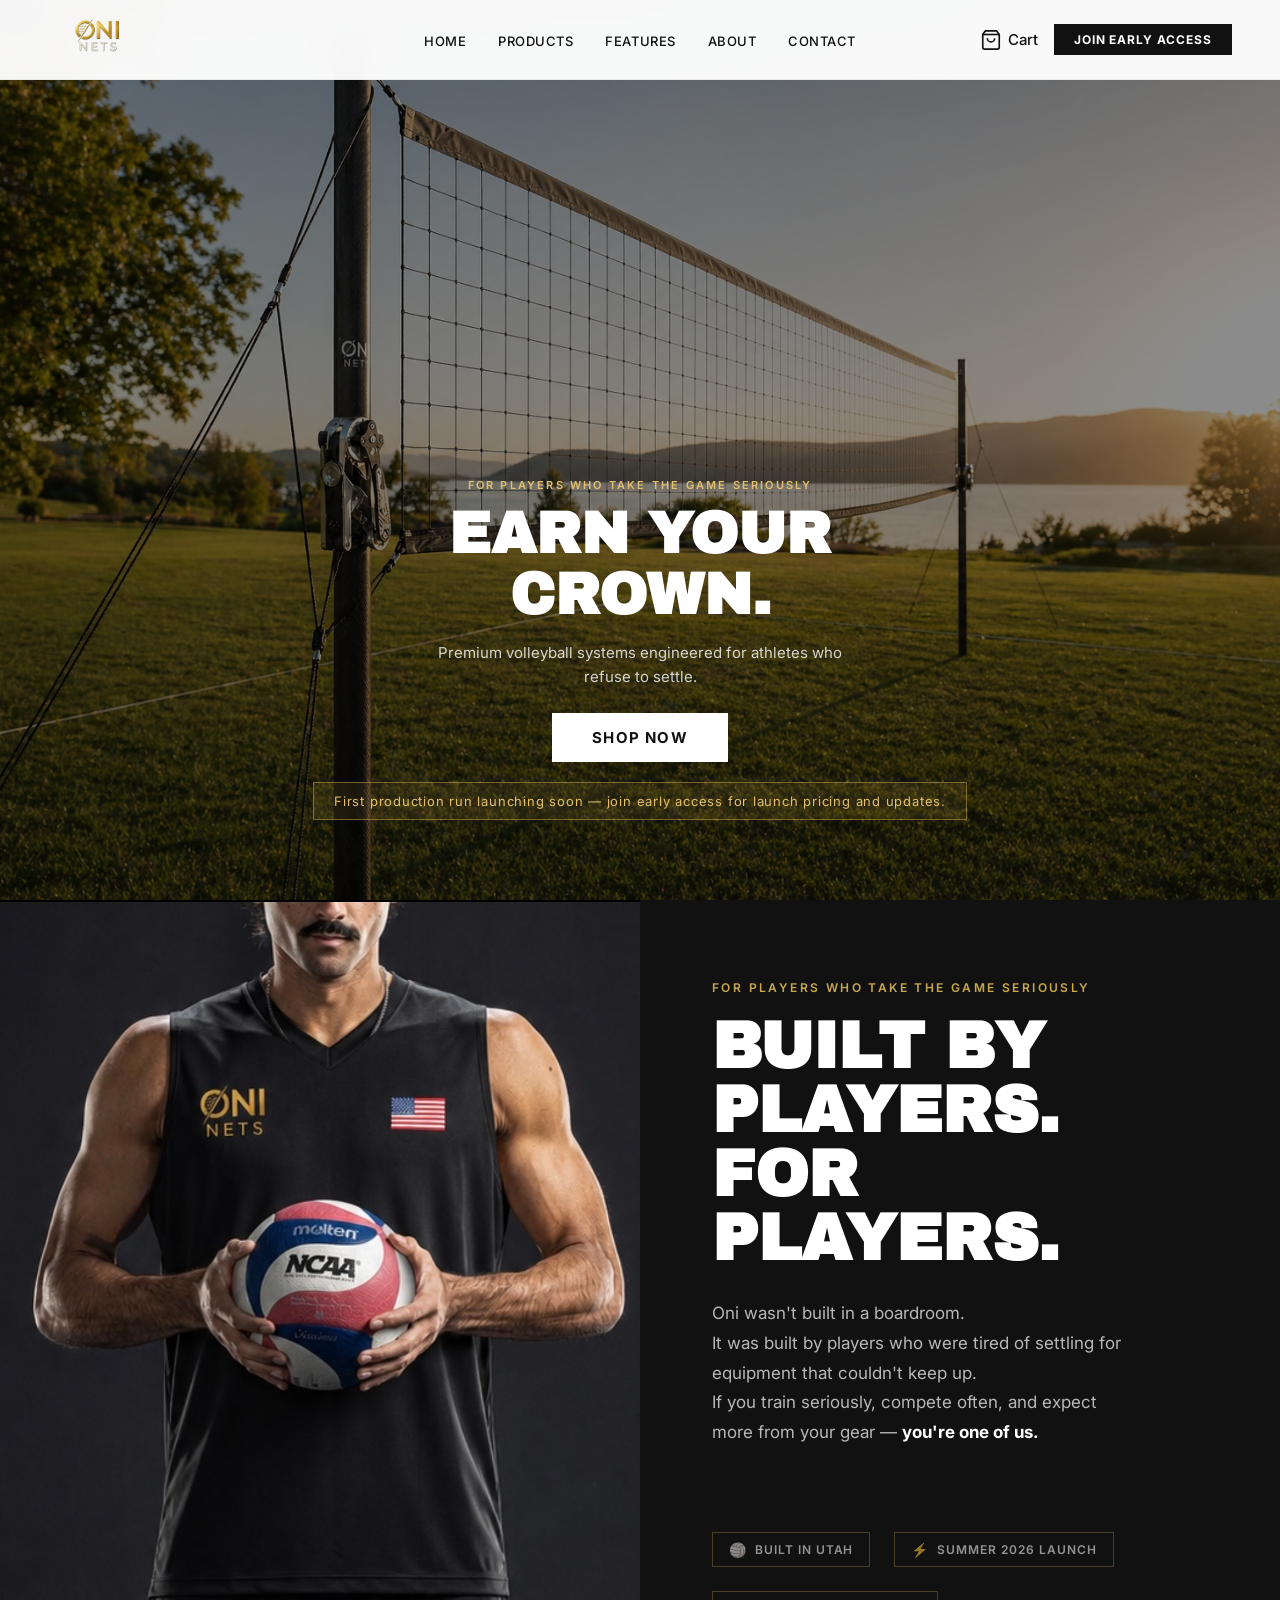
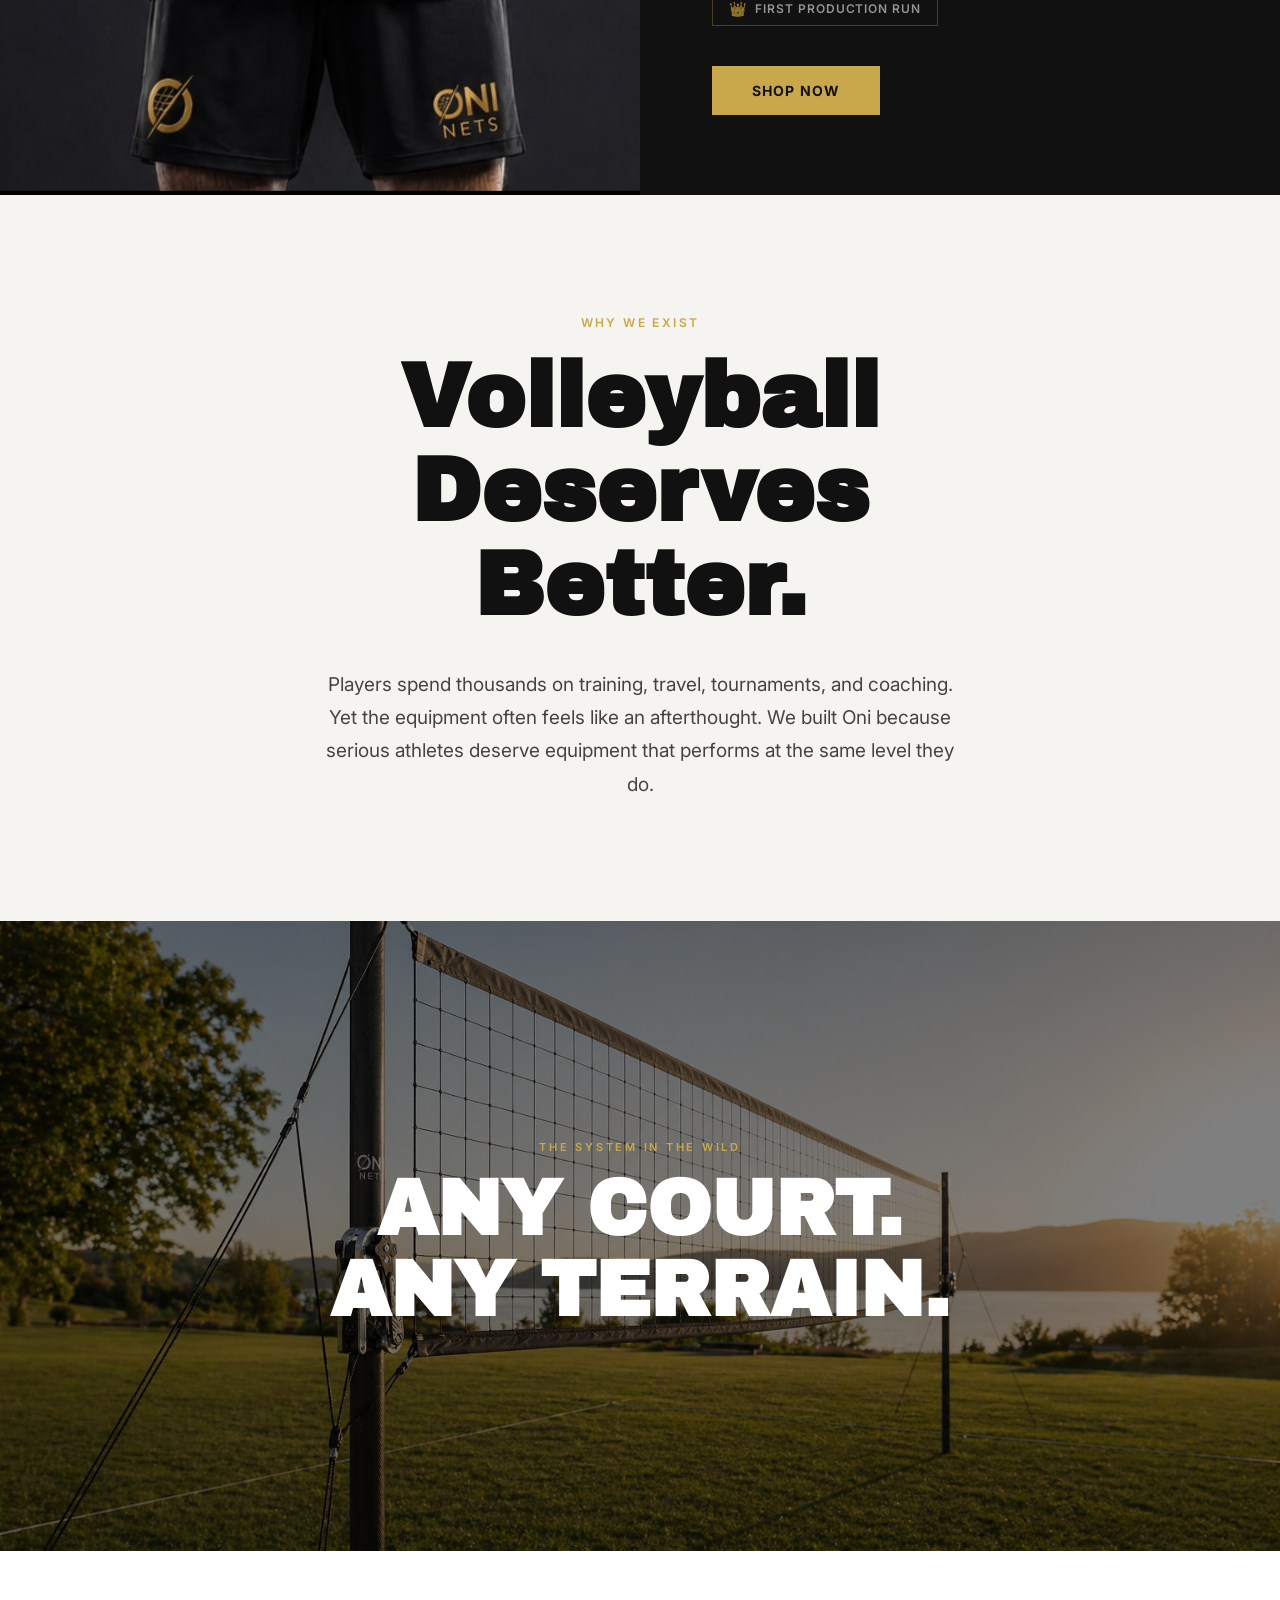
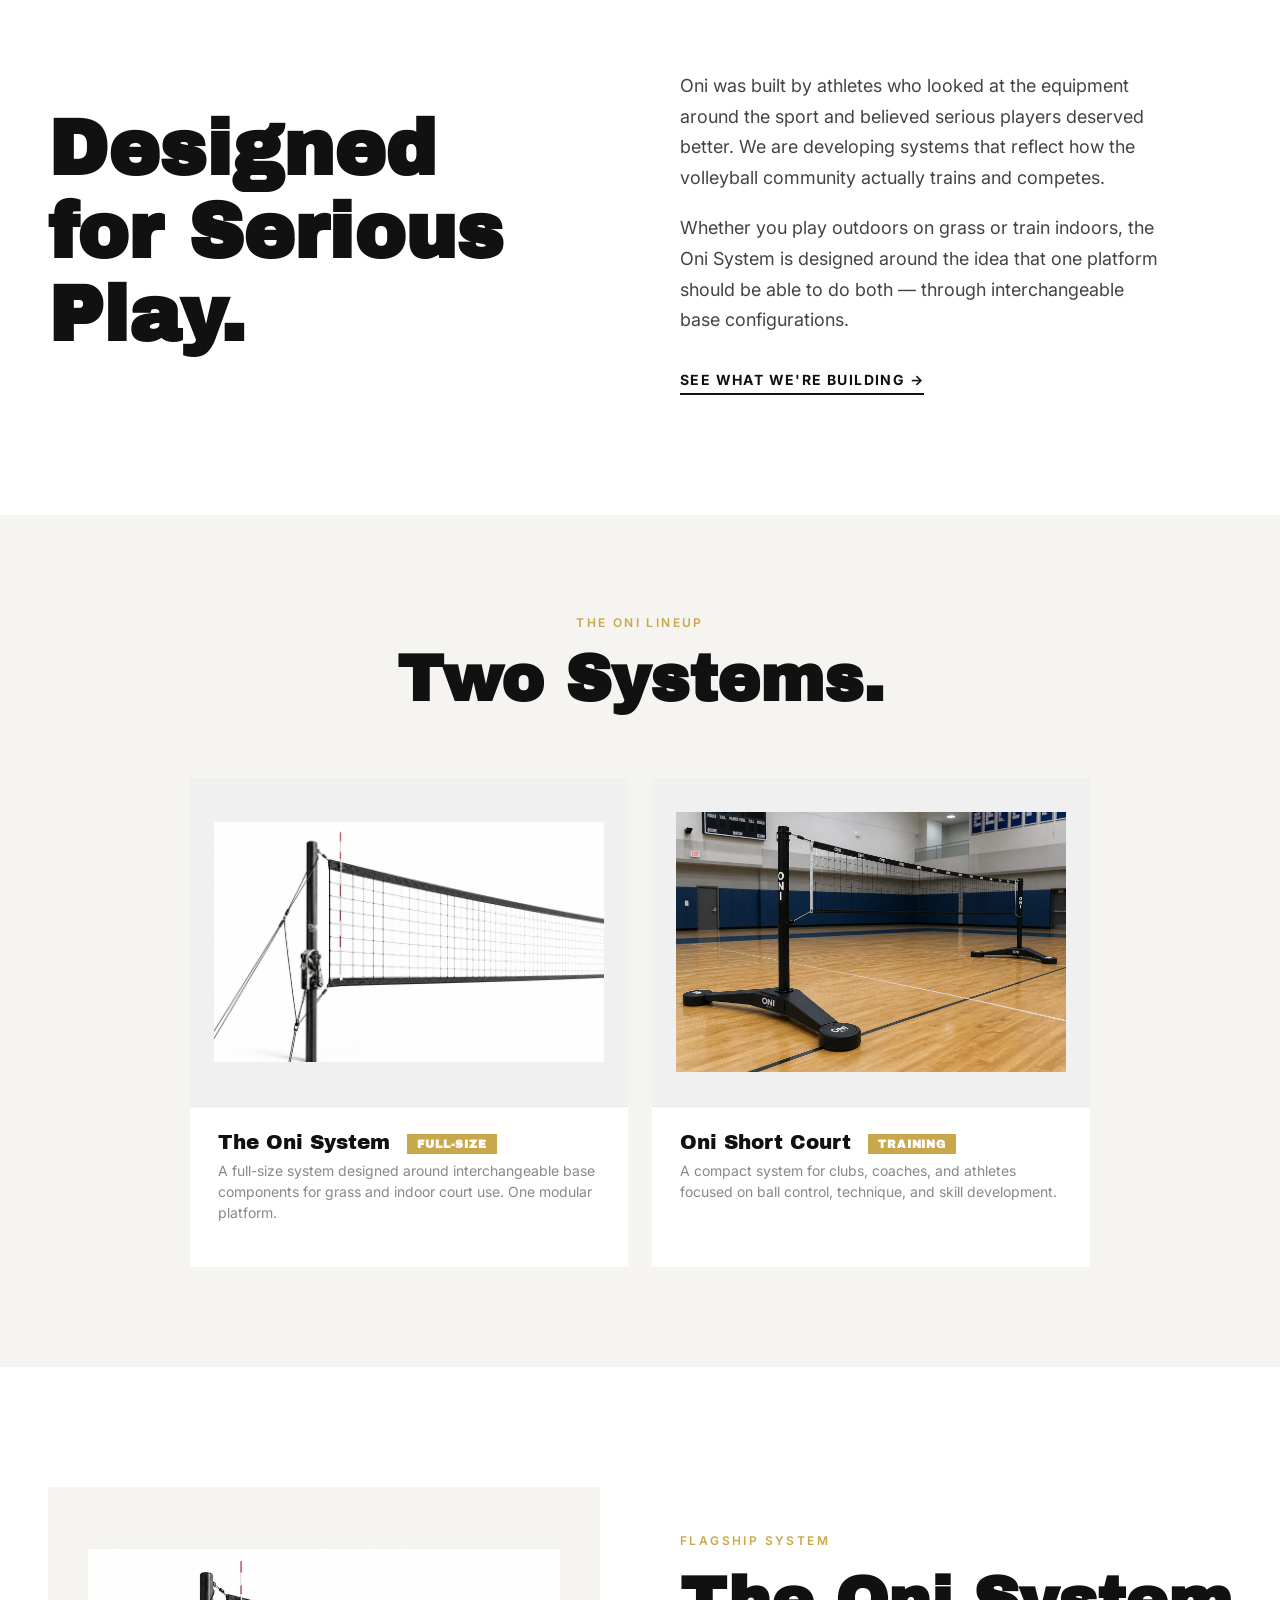
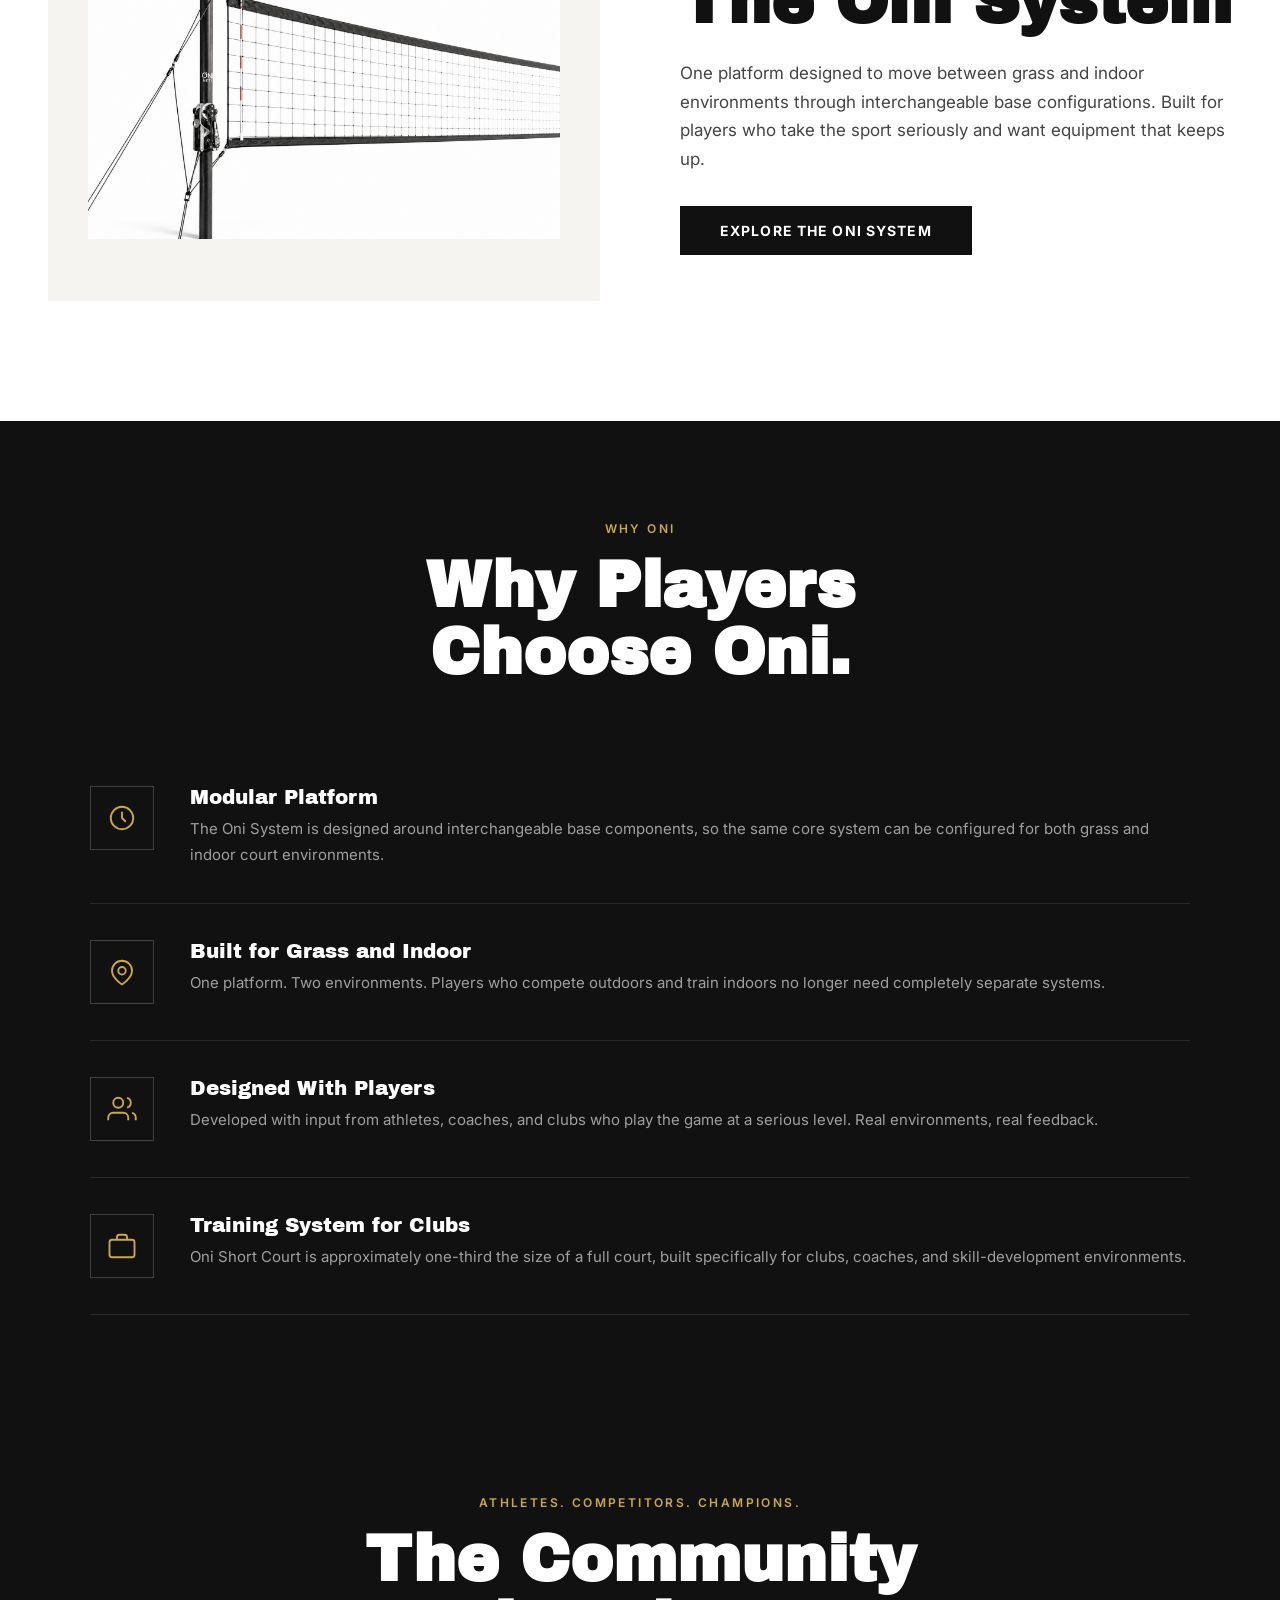
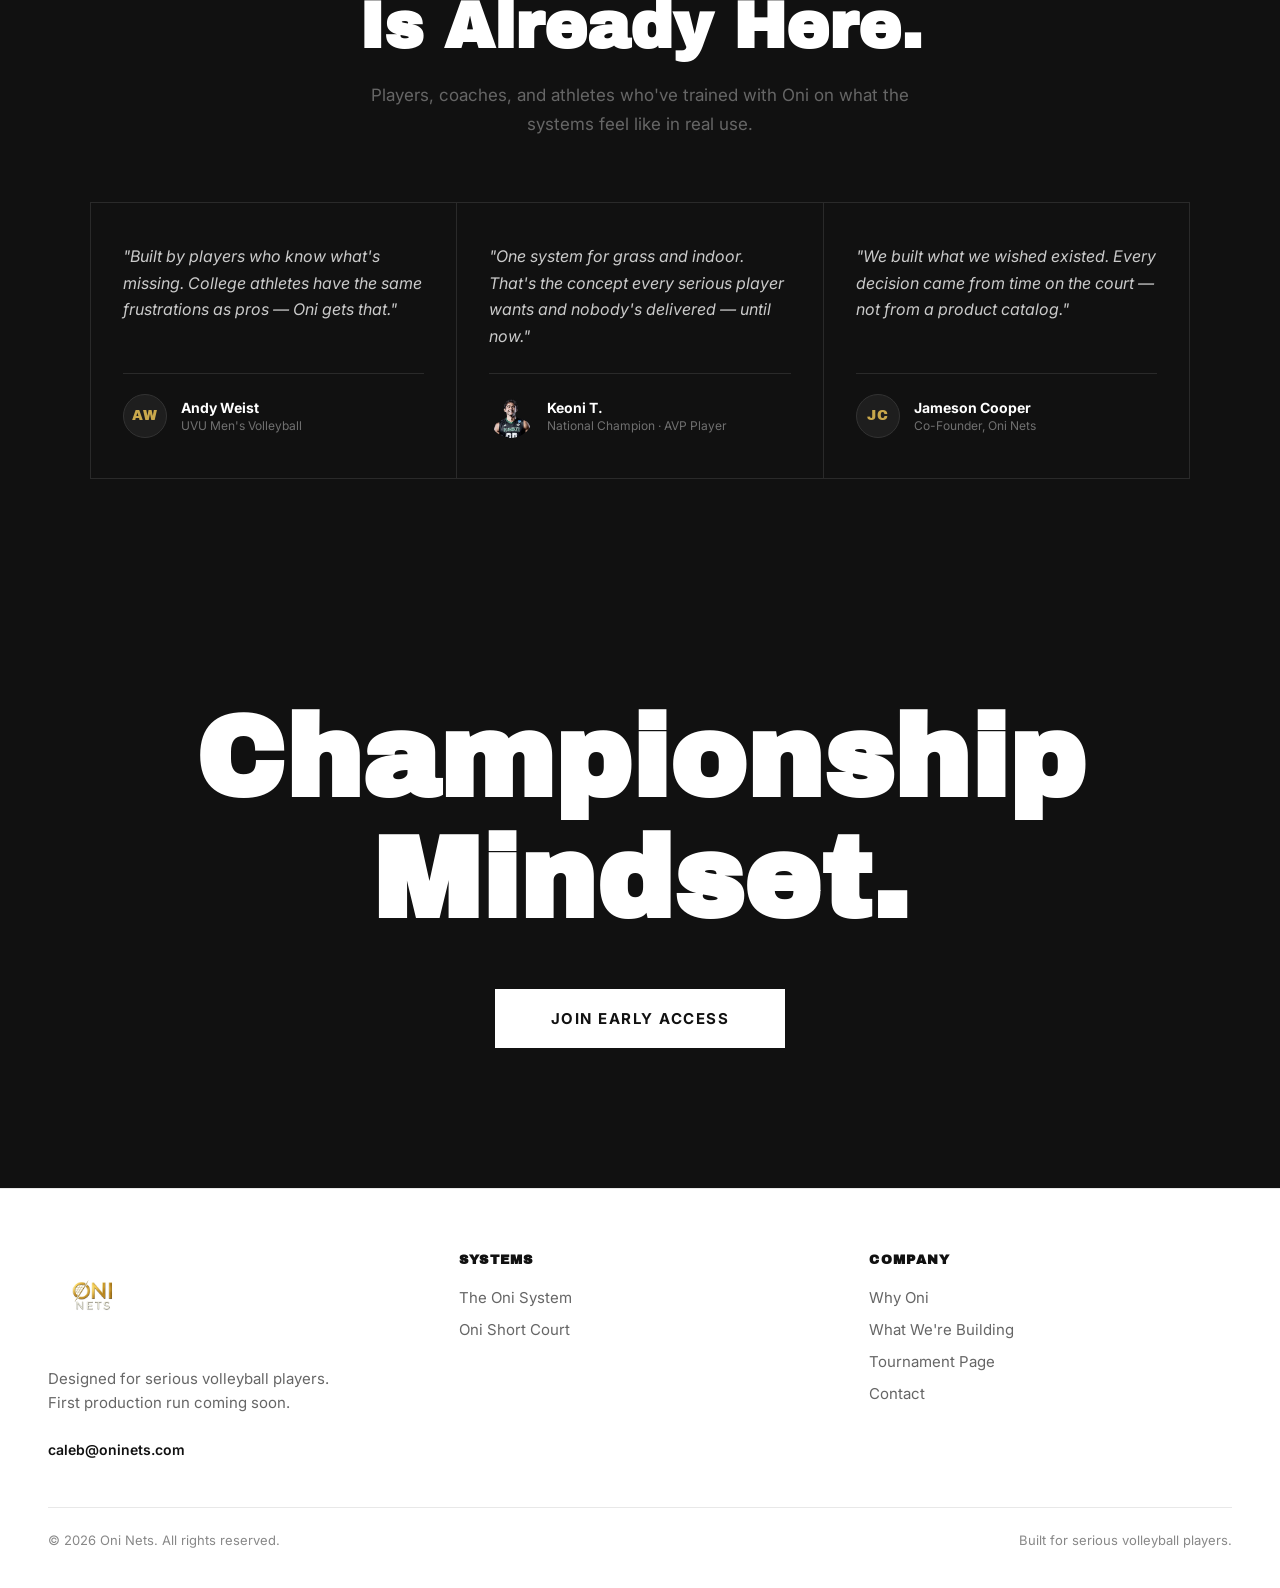
<file: index.html>
<!DOCTYPE html>
<html lang="en">
<head>
<!-- Google Tag Manager -->
<script>(function(w,d,s,l,i){w[l]=w[l]||[];w[l].push({'gtm.start':
new Date().getTime(),event:'gtm.js'});var f=d.getElementsByTagName(s)[0],
j=d.createElement(s),dl=l!='dataLayer'?'&l='+l:'';j.async=true;j.src=
'https://www.googletagmanager.com/gtm.js?id='+i+dl;f.parentNode.insertBefore(j,f);
})(window,document,'script','dataLayer','GTM-PHPZX2M5');</script>
<!-- End Google Tag Manager -->
<!-- Google tag (gtag.js) -->
<script async src="https://www.googletagmanager.com/gtag/js?id=G-G3CRYL9ZQN"></script>
<script>
  window.dataLayer = window.dataLayer || [];
  function gtag(){dataLayer.push(arguments);}
  gtag('js', new Date());

  gtag('config', 'G-G3CRYL9ZQN');
</script>
  <meta charset="UTF-8" />
  <meta name="viewport" content="width=device-width, initial-scale=1.0" />
  <title>Oni Nets — Elite Volleyball Systems</title>
  <link rel="preconnect" href="https://fonts.googleapis.com" />
  <link rel="preconnect" href="https://fonts.gstatic.com" crossorigin />
  <link href="https://fonts.googleapis.com/css2?family=Archivo+Black&family=Inter:wght@400;500;600&display=swap" rel="stylesheet" />
  <style>
    *, *::before, *::after { box-sizing: border-box; margin: 0; padding: 0; }

    :root {
      --black: #111111;
      --white: #ffffff;
      --off-white: #f5f4f0;
      --gold: #c9a84c;
      --gold-light: #e2c070;
      --gray: #888888;
      --light-gray: #e8e8e8;
    }

    html { scroll-behavior: smooth; }

    body {
      font-family: 'Inter', sans-serif;
      background: var(--white);
      color: var(--black);
      overflow-x: hidden;
    }

    /* ── LOADER ── */
    #loader {
      position: fixed;
      inset: 0;
      background: #111;
      z-index: 9999;
      display: flex;
      flex-direction: column;
      align-items: center;
      justify-content: center;
      transition: opacity 0.6s ease;
    }

    #loader.fade-out { opacity: 0; pointer-events: none; }

    #loader-logo {
      width: 180px;
      opacity: 0;
      transform: scale(0.88);
      animation: logoReveal 0.9s cubic-bezier(0.16,1,0.3,1) 0.2s forwards;
    }

    #loader-tagline {
      margin-top: 24px;
      font-family: 'Inter', sans-serif;
      font-size: 11px;
      font-weight: 600;
      letter-spacing: 0.28em;
      text-transform: uppercase;
      color: rgba(201,168,76,0.7);
      opacity: 0;
      animation: taglineReveal 0.7s ease 0.9s forwards;
    }

    #loader-bar {
      position: absolute;
      bottom: 0; left: 0;
      height: 2px;
      background: linear-gradient(90deg, transparent, var(--gold), transparent);
      animation: barSweep 1.6s ease 0.3s forwards;
      width: 0;
    }

    @keyframes logoReveal {
      to { opacity: 1; transform: scale(1); }
    }

    @keyframes taglineReveal {
      to { opacity: 1; }
    }

    @keyframes barSweep {
      0%   { width: 0; left: 0; }
      50%  { width: 60%; left: 0; }
      100% { width: 0; left: 100%; }
    }

    /* ── TYPOGRAPHY ── */
    .display {
      font-family: 'Archivo Black', sans-serif;
      line-height: 1.05;
      letter-spacing: 0em;
    }

    /* ── NAV ── */
    nav {
      position: fixed;
      top: 0; left: 0; right: 0;
      z-index: 100;
      display: flex;
      align-items: center;
      justify-content: space-between;
      padding: 0 48px;
      height: 80px;
      background: rgba(255,255,255,0.96);
      backdrop-filter: blur(12px);
      border-bottom: 1px solid rgba(0,0,0,0.06);
    }

    .nav-logo img {
      height: 100px;
      width: auto;
    }

    .nav-links {
      display: flex;
      gap: 32px;
      list-style: none;
      position: absolute;
      left: 50%;
      transform: translateX(-50%);
    }

    .nav-links a {
      font-family: 'Inter', sans-serif;
      font-size: 13px;
      font-weight: 500;
      text-decoration: none;
      color: var(--black);
      letter-spacing: 0.04em;
      text-transform: uppercase;
      transition: color 0.2s;
    }

    .nav-links a:hover { color: var(--gold); }

    .nav-actions {
      display: flex;
      align-items: center;
      gap: 16px;
    }

    .nav-cta {
      display: inline-flex;
      align-items: center;
      justify-content: center;
      padding: 8px 20px;
      background: var(--black);
      color: var(--white);
      font-family: 'Inter', sans-serif;
      font-size: 12px;
      font-weight: 700;
      text-decoration: none;
      letter-spacing: 0.08em;
      text-transform: uppercase;
      transition: background 0.2s, color 0.2s;
    }

    .nav-cta:hover { background: var(--gold); color: var(--black); }

    /* ── HERO ── */
    .hero {
      position: relative;
      height: 100vh;
      min-height: 600px;
      display: flex;
      flex-direction: column;
      align-items: center;
      justify-content: flex-end;
      text-align: center;
      overflow: hidden;
      padding-bottom: 80px;
      padding-top: 20px;
    }

    .hero-bg {
      position: absolute;
      inset: 0;
      background-image: url('images/hero.png');
      background-size: cover;
      background-position: center 30%;
      filter: brightness(0.55);
    }

    .hero-content {
      position: relative;
      z-index: 2;
      padding: 0 24px;
      max-width: 900px;
    }

    .hero-eyebrow {
      font-family: 'Inter', sans-serif;
      font-size: 11px;
      font-weight: 600;
      letter-spacing: 0.2em;
      text-transform: uppercase;
      color: var(--gold-light);
      margin-bottom: 12px;
    }

    .hero-title {
      font-size: clamp(36px, 4.5vw, 64px);
      color: var(--white);
      margin-bottom: 16px;
      line-height: 1.05;
    }

    .hero-sub {
      font-size: 15px;
      color: rgba(255,255,255,0.8);
      font-weight: 400;
      max-width: 440px;
      margin: 0 auto 24px;
      line-height: 1.6;
    }

    .hero-cta {
      display: inline-flex;
      align-items: center;
      gap: 10px;
      padding: 15px 40px;
      background: var(--white);
      color: var(--black);
      font-family: 'Inter', sans-serif;
      font-size: 15px;
      font-weight: 700;
      text-decoration: none;
      letter-spacing: 0.08em;
      text-transform: uppercase;
      transition: background 0.2s, color 0.2s;
    }

    .hero-cta:hover { background: var(--gold); color: var(--white); }

    .hero-ctas {
      display: flex;
      gap: 16px;
      justify-content: center;
      flex-wrap: wrap;
    }

    .hero-cta-ghost {
      display: inline-flex;
      align-items: center;
      padding: 15px 40px;
      border: 2px solid rgba(255,255,255,0.6);
      color: var(--white);
      font-family: 'Inter', sans-serif;
      font-size: 15px;
      font-weight: 600;
      text-decoration: none;
      letter-spacing: 0.06em;
      text-transform: uppercase;
      transition: border-color 0.2s, background 0.2s;
    }

    .hero-cta-ghost:hover { border-color: var(--gold); background: rgba(201,168,76,0.15); }

    /* ── TAGLINE SECTION ── */
    .tagline-section {
      padding: 120px 48px;
      display: grid;
      grid-template-columns: 1fr 1fr;
      align-items: center;
      gap: 80px;
      max-width: 1400px;
      margin: 0 auto;
    }

    .tagline-title {
      font-size: clamp(48px, 6vw, 88px);
      line-height: 1.08;
    }

    .tagline-body {
      font-size: 18px;
      line-height: 1.7;
      color: #444;
      max-width: 480px;
    }

    .tagline-body p + p { margin-top: 20px; }

    .tagline-link {
      display: inline-flex;
      align-items: center;
      gap: 8px;
      margin-top: 32px;
      font-size: 14px;
      font-weight: 700;
      letter-spacing: 0.1em;
      text-transform: uppercase;
      color: var(--black);
      text-decoration: none;
      border-bottom: 2px solid var(--black);
      padding-bottom: 2px;
      transition: color 0.2s, border-color 0.2s;
    }

    .tagline-link:hover { color: var(--gold); border-color: var(--gold); }

    /* ── PRODUCT SHOWCASE ── */
    .products-section {
      background: var(--off-white);
      padding: 100px 48px;
    }

    .section-header {
      text-align: center;
      margin-bottom: 64px;
    }

    .section-label {
      font-size: 12px;
      font-weight: 600;
      letter-spacing: 0.2em;
      text-transform: uppercase;
      color: var(--gold);
      margin-bottom: 16px;
    }

    .section-title {
      font-size: clamp(36px, 5vw, 64px);
    }

    .products-grid {
      display: grid;
      grid-template-columns: repeat(3, 1fr);
      gap: 24px;
      max-width: 1200px;
      margin: 0 auto;
    }

    .product-card {
      background: var(--white);
      display: flex;
      flex-direction: column;
      text-decoration: none;
      color: var(--black);
      transition: box-shadow 0.3s;
      cursor: pointer;
    }

    .product-card:hover {
      box-shadow: 0 16px 48px rgba(0,0,0,0.13);
    }

    .product-img-wrap {
      aspect-ratio: 4/3;
      overflow: hidden;
      background: #f0f0f0;
      display: flex;
      align-items: center;
      justify-content: center;
      padding: 24px;
    }

    .product-img-wrap img {
      width: 100%;
      height: 100%;
      object-fit: contain;
    }

    .product-info {
      padding: 24px 28px 28px;
      border-top: 1px solid var(--light-gray);
    }

    .product-name {
      font-family: 'Archivo Black', sans-serif;
      font-size: 20px;
      margin-bottom: 6px;
    }

    .product-desc {
      font-size: 14px;
      color: var(--gray);
      line-height: 1.5;
      margin-bottom: 16px;
    }

    .product-price {
      font-size: 18px;
      font-weight: 700;
      color: var(--black);
    }

    .product-badge {
      display: inline-block;
      padding: 4px 10px;
      background: var(--gold);
      color: var(--white);
      font-size: 11px;
      font-weight: 700;
      letter-spacing: 0.08em;
      text-transform: uppercase;
      margin-left: 10px;
      vertical-align: middle;
    }

    /* ── FEATURED PRODUCT ── */
    .featured-section {
      padding: 120px 48px;
      max-width: 1400px;
      margin: 0 auto;
      display: grid;
      grid-template-columns: 1fr 1fr;
      gap: 80px;
      align-items: center;
    }

    .featured-img {
      width: 100%;
      aspect-ratio: 4/3;
      object-fit: contain;
      background: var(--off-white);
      padding: 40px;
    }

    .featured-label {
      font-size: 12px;
      font-weight: 600;
      letter-spacing: 0.2em;
      text-transform: uppercase;
      color: var(--gold);
      margin-bottom: 20px;
    }

    .featured-title {
      font-size: clamp(40px, 5vw, 72px);
      margin-bottom: 24px;
    }

    .featured-desc {
      font-size: 17px;
      line-height: 1.7;
      color: #444;
      margin-bottom: 32px;
    }

    .featured-price {
      font-size: 28px;
      font-weight: 700;
      margin-bottom: 32px;
      padding-top: 24px;
      border-top: 1px solid var(--light-gray);
    }

    .btn-primary {
      display: inline-flex;
      align-items: center;
      justify-content: center;
      padding: 16px 40px;
      background: var(--black);
      color: var(--white);
      font-family: 'Inter', sans-serif;
      font-size: 14px;
      font-weight: 700;
      text-decoration: none;
      letter-spacing: 0.08em;
      text-transform: uppercase;
      transition: background 0.2s, color 0.2s;
    }

    .btn-primary:hover { background: var(--gold); color: var(--black); }

    /* ── FEATURES ── */
    .features-section {
      background: var(--black);
      padding: 100px 48px;
    }

    .features-grid {
      max-width: 1100px;
      margin: 0 auto;
    }

    .features-section .section-header { margin-bottom: 64px; }
    .features-section .section-title { color: var(--white); }
    .features-section .section-label { color: var(--gold); }

    .feature-item {
      display: grid;
      grid-template-columns: 72px 1fr;
      gap: 28px;
      align-items: start;
      padding: 36px 0;
      border-bottom: 1px solid rgba(255,255,255,0.1);
    }

    .feature-item:first-child { border-top: 1px solid rgba(255,255,255,0.1); }

    .feature-icon {
      width: 64px;
      height: 64px;
      display: flex;
      align-items: center;
      justify-content: center;
      border: 1px solid rgba(255,255,255,0.2);
      flex-shrink: 0;
    }

    .feature-icon svg {
      width: 30px;
      height: 30px;
      stroke: var(--gold);
      fill: none;
      stroke-width: 1.5;
    }

    .feature-text { display: flex; flex-direction: column; gap: 8px; }

    .feature-name {
      font-family: 'Archivo Black', sans-serif;
      font-size: 20px;
      color: var(--white);
      line-height: 1.1;
    }

    .feature-desc {
      font-size: 15px;
      color: rgba(255,255,255,0.6);
      line-height: 1.7;
    }

    /* ── GEAR SPREAD ── */
    .gear-section {
      padding: 100px 48px;
      max-width: 1400px;
      margin: 0 auto;
      display: grid;
      grid-template-columns: 1fr 1fr;
      gap: 80px;
      align-items: center;
    }

    .gear-text .section-label { margin-bottom: 16px; }

    .gear-title {
      font-size: clamp(40px, 5vw, 64px);
      margin-bottom: 24px;
    }

    .gear-desc {
      font-size: 17px;
      line-height: 1.7;
      color: #444;
      margin-bottom: 32px;
    }

    .gear-img {
      width: 100%;
      object-fit: contain;
    }

    /* ── ENDORSEMENTS ── */
    .endorsements-section {
      background: var(--black);
      padding: 80px 48px;
    }

    .endorsements-section .section-label { color: var(--gold); }
    .endorsements-section .section-title { color: var(--white); }

    .endorsements-grid {
      display: grid;
      grid-template-columns: repeat(3, 1fr);
      gap: 1px;
      max-width: 1100px;
      margin: 48px auto 0;
      background: #2a2a2a;
      border: 1px solid #2a2a2a;
    }

    .endorsement-card {
      background: var(--black);
      padding: 40px 32px;
      display: flex;
      flex-direction: column;
      justify-content: space-between;
      gap: 24px;
    }

    .endorsement-quote {
      font-size: 16px;
      font-style: italic;
      line-height: 1.65;
      color: rgba(255,255,255,0.78);
      flex: 1;
    }

    .endorsement-meta {
      display: flex;
      align-items: center;
      gap: 14px;
      padding-top: 20px;
      border-top: 1px solid #2a2a2a;
    }

    .endorsement-avatar {
      width: 44px;
      height: 44px;
      border-radius: 50%;
      object-fit: cover;
      object-position: top center;
      flex-shrink: 0;
    }

    .endorsement-avatar-initial {
      width: 44px;
      height: 44px;
      border-radius: 50%;
      background: #1e1e1e;
      border: 1px solid #333;
      flex-shrink: 0;
      display: flex;
      align-items: center;
      justify-content: center;
      font-family: 'Archivo Black', sans-serif;
      font-size: 14px;
      color: var(--gold);
      letter-spacing: 0.02em;
    }

    .endorsement-name {
      font-size: 14px;
      font-weight: 700;
      color: var(--white);
    }

    .endorsement-title {
      font-size: 12px;
      color: rgba(255,255,255,0.4);
      margin-top: 2px;
    }

    /* ── CTA BANNER ── */
    .cta-section {
      background: var(--black);
      padding: 140px 48px;
      text-align: center;
    }

    .cta-title {
      font-size: clamp(56px, 9vw, 120px);
      color: var(--white);
      margin-bottom: 48px;
      line-height: 1.05;
    }

    .btn-cta {
      display: inline-flex;
      align-items: center;
      justify-content: center;
      padding: 20px 56px;
      background: var(--white);
      color: var(--black);
      font-family: 'Inter', sans-serif;
      font-size: 15px;
      font-weight: 700;
      text-decoration: none;
      letter-spacing: 0.1em;
      text-transform: uppercase;
      transition: background 0.2s, color 0.2s;
    }

    .btn-cta:hover { background: var(--gold); color: var(--white); }

    /* ── FOOTER ── */
    footer {
      background: var(--white);
      padding: 64px 48px 40px;
      border-top: 1px solid var(--light-gray);
    }

    .footer-inner {
      max-width: 1200px;
      margin: 0 auto;
      display: grid;
      grid-template-columns: 1fr 1fr 1fr;
      gap: 48px;
    }

    .footer-logo img { height: 90px; margin-bottom: 20px; }

    .footer-tagline {
      font-size: 15px;
      color: #666;
      line-height: 1.6;
      margin-bottom: 24px;
    }

    .footer-email {
      font-size: 14px;
      font-weight: 600;
      color: var(--black);
      text-decoration: none;
    }

    .footer-email:hover { color: var(--gold); }

    .footer-socials {
      display: flex;
      gap: 14px;
      margin-top: 20px;
    }

    .footer-socials a {
      width: 36px;
      height: 36px;
      border: 1px solid var(--light-gray);
      display: flex;
      align-items: center;
      justify-content: center;
      text-decoration: none;
      color: var(--black);
      font-size: 16px;
      transition: background 0.2s, color 0.2s;
    }

    .footer-socials a:hover { background: var(--black); color: var(--white); }

    .footer-col h4 {
      font-family: 'Archivo Black', sans-serif;
      font-size: 13px;
      letter-spacing: 0.1em;
      text-transform: uppercase;
      margin-bottom: 20px;
    }

    .footer-col ul {
      list-style: none;
      display: flex;
      flex-direction: column;
      gap: 12px;
    }

    .footer-col ul a {
      font-size: 15px;
      color: #666;
      text-decoration: none;
      transition: color 0.2s;
    }

    .footer-col ul a:hover { color: var(--black); }

    .footer-bottom {
      max-width: 1200px;
      margin: 48px auto 0;
      padding-top: 24px;
      border-top: 1px solid var(--light-gray);
      font-size: 13px;
      color: var(--gray);
      display: flex;
      justify-content: space-between;
      align-items: center;
    }

    /* ── MOBILE ── */
    @media (max-width: 768px) {
      nav { padding: 0 20px; }
      .nav-links { display: none; }

      .tagline-section,
      .featured-section,
      .gear-section {
        grid-template-columns: 1fr;
        gap: 40px;
        padding: 72px 24px;
      }

      .products-section,
      .endorsements-section,
      .features-section,
      .cta-section { padding: 72px 24px; }

      .products-grid { grid-template-columns: 1fr; gap: 16px; }
      .endorsements-grid { grid-template-columns: 1fr; gap: 1px; }

      .feature-item { grid-template-columns: 1fr; gap: 16px; }
      .feature-icon { width: 48px; height: 48px; }
      .hero-ctas { flex-direction: column; align-items: center; }

      .footer-inner { grid-template-columns: 1fr; gap: 32px; }
      footer { padding: 48px 24px 32px; }
      .footer-bottom { flex-direction: column; gap: 8px; text-align: center; }
    }

    @media (min-width: 769px) and (max-width: 1024px) {
      .products-grid { grid-template-columns: repeat(2, 1fr); }
      .endorsements-grid { grid-template-columns: repeat(2, 1fr); gap: 1px; }
    }

    /* ── NOT FOR EVERYONE ── */
    .nfe-section {
      background: var(--black);
      padding: 160px 48px;
      text-align: center;
    }

    .nfe-headline {
      font-size: clamp(64px, 10vw, 140px);
      color: var(--gold);
      line-height: 1.0;
      margin-bottom: 64px;
      letter-spacing: -0.01em;
    }

    .nfe-body {
      max-width: 680px;
      margin: 0 auto 80px;
    }

    .nfe-body p {
      font-size: clamp(17px, 2vw, 22px);
      color: rgba(255,255,255,0.7);
      line-height: 1.9;
      font-weight: 400;
    }

    .nfe-close {
      font-size: clamp(40px, 6vw, 88px);
      color: var(--white);
      line-height: 1.0;
    }

    /* ── TRUST BADGES ── */
    .trust-badges {
      display: flex;
      gap: 24px;
      margin-top: 44px;
      flex-wrap: wrap;
    }

    .trust-badge {
      display: inline-flex;
      align-items: center;
      gap: 8px;
      padding: 8px 16px;
      border: 1px solid rgba(201,168,76,0.3);
      font-size: 12px;
      font-weight: 600;
      letter-spacing: 0.08em;
      text-transform: uppercase;
      color: rgba(255,255,255,0.55);
    }

    .trust-badge span.badge-icon {
      font-size: 14px;
    }

    /* ── LAUNCH CALLOUT ── */
    .launch-callout {
      display: inline-block;
      margin-top: 20px;
      padding: 10px 20px;
      border: 1px solid rgba(201,168,76,0.5);
      background: rgba(201,168,76,0.1);
      font-size: 13px;
      letter-spacing: 0.06em;
      color: var(--gold-light);
    }

    /* ── ATHLETE SECTION ── */
    .athlete-section {
      display: grid;
      grid-template-columns: 1fr 1fr;
      min-height: 640px;
    }

    .athlete-img-side {
      overflow: hidden;
      background: #1a1a1a;
      display: flex;
      align-items: center;
      justify-content: center;
    }

    .athlete-img-side img {
      width: 100%;
      height: 100%;
      object-fit: cover;
      object-position: center top;
      display: block;
    }

    .athlete-text-side {
      background: var(--black);
      display: flex;
      flex-direction: column;
      justify-content: center;
      padding: 80px 72px;
    }

    .athlete-text-side .section-label { color: var(--gold); margin-bottom: 20px; }

    .athlete-headline {
      font-size: clamp(40px, 5vw, 72px);
      color: var(--white);
      line-height: 1.0;
      margin-bottom: 28px;
    }

    .athlete-body {
      font-size: 17px;
      color: rgba(255,255,255,0.7);
      line-height: 1.75;
      max-width: 420px;
      margin-bottom: 40px;
    }

    /* ── OUTDOOR PHOTO SECTION ── */
    .outdoor-section {
      position: relative;
      height: 70vh;
      min-height: 480px;
      display: flex;
      align-items: center;
      justify-content: center;
      overflow: hidden;
    }

    .outdoor-bg {
      position: absolute;
      inset: 0;
      background-image: url('images/ChatGPT Image May 28, 2026, 05_52_38 PM.png');
      background-size: cover;
      background-position: center 40%;
      filter: brightness(0.5);
    }

    .outdoor-content {
      position: relative;
      z-index: 2;
      text-align: center;
      padding: 0 24px;
    }

    .outdoor-eyebrow {
      font-size: 11px;
      font-weight: 600;
      letter-spacing: 0.25em;
      text-transform: uppercase;
      color: var(--gold);
      margin-bottom: 16px;
    }

    .outdoor-title {
      font-size: clamp(40px, 6vw, 88px);
      color: var(--white);
      line-height: 1.05;
    }

    .btn-gold {
      display: inline-flex;
      align-items: center;
      justify-content: center;
      padding: 16px 40px;
      background: var(--gold);
      color: var(--black);
      font-family: 'Inter', sans-serif;
      font-size: 14px;
      font-weight: 700;
      text-decoration: none;
      letter-spacing: 0.08em;
      text-transform: uppercase;
      transition: background 0.2s;
      align-self: flex-start;
    }

    .btn-gold:hover { background: var(--gold-light); }

    /* ── WHY WE EXIST ── */
    .why-section {
      background: var(--off-white);
      padding: 120px 48px;
      text-align: center;
    }

    .why-inner { max-width: 800px; margin: 0 auto; }

    .why-title {
      font-size: clamp(48px, 7vw, 96px);
      line-height: 1.05;
      margin-bottom: 36px;
      color: var(--black);
    }

    .why-body {
      font-size: 19px;
      line-height: 1.75;
      color: #444;
      max-width: 640px;
      margin: 0 auto;
    }

    /* ── WAITLIST SECTION ── */
    .waitlist-section {
      background: var(--black);
      padding: 120px 48px;
      text-align: center;
    }

    .waitlist-section .section-label { color: var(--gold); margin-bottom: 20px; }

    .waitlist-title {
      font-size: clamp(40px, 6vw, 80px);
      color: var(--white);
      line-height: 1.05;
      margin-bottom: 20px;
    }

    .waitlist-sub {
      font-size: 17px;
      color: rgba(255,255,255,0.6);
      margin-bottom: 48px;
      line-height: 1.6;
    }

    .waitlist-form {
      display: flex;
      justify-content: center;
      max-width: 520px;
      margin: 0 auto 16px;
    }

    .waitlist-form input {
      flex: 1;
      padding: 16px 24px;
      background: rgba(255,255,255,0.08);
      color: var(--white);
      font-family: 'Inter', sans-serif;
      font-size: 15px;
      outline: none;
      border: 1px solid rgba(255,255,255,0.15);
      border-right: none;
    }

    .waitlist-form input::placeholder { color: rgba(255,255,255,0.35); }

    .waitlist-form button {
      padding: 16px 32px;
      background: var(--gold);
      color: var(--black);
      border: none;
      font-family: 'Inter', sans-serif;
      font-size: 13px;
      font-weight: 700;
      letter-spacing: 0.08em;
      text-transform: uppercase;
      cursor: pointer;
      transition: background 0.2s;
      white-space: nowrap;
    }

    .waitlist-form button:hover { background: var(--gold-light); }

    .waitlist-note {
      font-size: 13px;
      color: rgba(255,255,255,0.4);
      margin-top: 16px;
    }

    @media (max-width: 768px) {
      .nfe-section { padding: 100px 24px; }
      .trust-badges { gap: 12px; }
      .athlete-section { grid-template-columns: 1fr; }
      .athlete-img-side { height: 360px; }
      .athlete-text-side { padding: 56px 24px; }
      .why-section { padding: 72px 24px; }
      .outdoor-section { height: 50vh; min-height: 320px; }
      .outdoor-title { font-size: clamp(32px, 8vw, 64px); }
      .waitlist-section { padding: 72px 24px; }
      .waitlist-form { flex-direction: column; }
      .waitlist-form input { border-right: 1px solid rgba(255,255,255,0.15); border-bottom: none; }
    }
  </style>
</head>
<body>

  <!-- LOADER -->
  <div id="loader">
    <img id="loader-logo" src="images/IMG_7720.PNG" alt="Oni Nets" />
    <p id="loader-tagline">Built For Competitors</p>
    <div id="loader-bar"></div>
  </div>

  <!-- NAV -->
  <nav>
    <a class="nav-logo" href="#home">
      <img src="images/main-logo.png" alt="Oni Nets" />
    </a>
    <ul class="nav-links">
      <li><a href="#home">Home</a></li>
      <li><a href="#products">Products</a></li>
      <li><a href="#features">Features</a></li>
      <li><a href="#about">About</a></li>
      <li><a href="#contact">Contact</a></li>
    </ul>
    <div class="nav-actions">
      <a href="cart.html" class="cart-icon" style="position:relative;display:inline-flex;align-items:center;gap:6px;text-decoration:none;color:var(--black);font-size:15px;font-weight:500;">
        <svg width="22" height="22" viewBox="0 0 24 24" fill="none" stroke="currentColor" stroke-width="1.8"><path d="M6 2L3 6v14a2 2 0 002 2h14a2 2 0 002-2V6l-3-4z"/><line x1="3" y1="6" x2="21" y2="6"/><path d="M16 10a4 4 0 01-8 0"/></svg>
        Cart
        <span id="cart-badge" style="position:absolute;top:-8px;right:-10px;background:var(--gold);color:#fff;border-radius:50%;width:18px;height:18px;font-size:11px;font-weight:700;display:none;align-items:center;justify-content:center;">0</span>
      </a>
      <a href="california#early-access" class="nav-cta">Join Early Access</a>
    </div>
  </nav>

  <!-- HERO -->
  <section class="hero" id="home">
    <div class="hero-bg"></div>
    <div class="hero-content">
      <p class="hero-eyebrow">For Players Who Take The Game Seriously</p>
      <h1 class="hero-title display">EARN YOUR<br>CROWN.</h1>
      <p class="hero-sub">Premium volleyball systems engineered for athletes who refuse to settle.</p>
      <div class="hero-ctas" style="justify-content:center;">
        <a href="#products" class="hero-cta">Shop Now</a>
      </div>
      <div class="launch-callout">First production run launching soon — join early access for launch pricing and updates.</div>
    </div>
  </section>

  <!-- ATHLETE BRAND SECTION -->
  <section class="athlete-section">
    <div class="athlete-img-side">
      <img src="images/jereseyphoto.jpeg" alt="Keoni T. — National Champion, AVP Player" />
    </div>
    <div class="athlete-text-side">
      <p class="section-label">For Players Who Take The Game Seriously</p>
      <h2 class="athlete-headline display">BUILT BY<br>PLAYERS.<br>FOR PLAYERS.</h2>
      <p class="athlete-body">Oni wasn't built in a boardroom.<br>It was built by players who were tired of settling for equipment that couldn't keep up.<br>If you train seriously, compete often, and expect more from your gear — <strong style="color:var(--white);">you're one of us.</strong></p>
      <div class="trust-badges">
        <div class="trust-badge"><span class="badge-icon">🏐</span> Built in Utah</div>
        <div class="trust-badge"><span class="badge-icon">⚡</span> Summer 2026 Launch</div>
        <div class="trust-badge"><span class="badge-icon">👑</span> First Production Run</div>
      </div>
      <a href="#products" class="btn-gold" style="margin-top:40px;">Shop Now</a>
    </div>
  </section>

  <!-- WHY WE EXIST -->
  <section class="why-section">
    <div class="why-inner">
      <p class="section-label" style="color:var(--gold);margin-bottom:20px;">Why We Exist</p>
      <h2 class="why-title display">Volleyball<br>Deserves Better.</h2>
      <p class="why-body">Players spend thousands on training, travel, tournaments, and coaching. Yet the equipment often feels like an afterthought. We built Oni because serious athletes deserve equipment that performs at the same level they do.</p>
    </div>
  </section>

  <!-- OUTDOOR PHOTO SECTION -->
  <section class="outdoor-section">
    <div class="outdoor-bg"></div>
    <div class="outdoor-content">
      <p class="outdoor-eyebrow">The System In The Wild</p>
      <h2 class="outdoor-title display">ANY COURT.<br>ANY TERRAIN.</h2>
    </div>
  </section>

  <!-- TAGLINE -->
  <section class="tagline-section" id="about">
    <h2 class="tagline-title display">Designed<br>for Serious<br>Play.</h2>
    <div class="tagline-body">
      <p>Oni was built by athletes who looked at the equipment around the sport and believed serious players deserved better. We are developing systems that reflect how the volleyball community actually trains and competes.</p>
      <p>Whether you play outdoors on grass or train indoors, the Oni System is designed around the idea that one platform should be able to do both — through interchangeable base configurations.</p>
      <a href="#features" class="tagline-link">See What We're Building →</a>
    </div>
  </section>

  <!-- PRODUCTS -->
  <section class="products-section" id="products">
    <div class="section-header">
      <p class="section-label">The Oni Lineup</p>
      <h2 class="section-title display">Two Systems.</h2>
    </div>
    <div class="products-grid" style="grid-template-columns: repeat(2, 1fr); max-width: 900px; margin: 0 auto;">

      <a class="product-card" href="products/oni-system">
        <div class="product-img-wrap">
          <img src="images/net-white.png" alt="The Oni System — Full-Size Competition System" />
        </div>
        <div class="product-info">
          <div class="product-name">The Oni System <span class="product-badge">Full-Size</span></div>
          <p class="product-desc">A full-size system designed around interchangeable base components for grass and indoor court use. One modular platform.</p>
        </div>
      </a>

      <a class="product-card" href="products/training-system">
        <div class="product-img-wrap">
          <img src="images/indoor.png" alt="Oni Short Court — Compact Skill-Development System" />
        </div>
        <div class="product-info">
          <div class="product-name">Oni Short Court <span class="product-badge">Training</span></div>
          <p class="product-desc">A compact system for clubs, coaches, and athletes focused on ball control, technique, and skill development.</p>
        </div>
      </a>

    </div>
  </section>

  <!-- FEATURED PRODUCT -->
  <section class="featured-section">
    <img class="featured-img" src="images/net-white.png" alt="The Oni System" />
    <div>
      <p class="featured-label">Flagship System</p>
      <h2 class="featured-title display">The Oni System</h2>
      <p class="featured-desc">One platform designed to move between grass and indoor environments through interchangeable base configurations. Built for players who take the sport seriously and want equipment that keeps up.</p>
      <a href="products/oni-system" class="btn-primary">Explore the Oni System</a>
    </div>
  </section>

  <!-- FEATURES -->
  <section class="features-section" id="features">
    <div class="features-grid">
      <div class="section-header">
        <p class="section-label">Why Oni</p>
        <h2 class="section-title display">Why Players<br>Choose Oni.</h2>
      </div>

      <div class="feature-item">
        <div class="feature-icon">
          <svg viewBox="0 0 24 24"><circle cx="12" cy="12" r="9"/><path d="M12 7v5l3 3"/></svg>
        </div>
        <div class="feature-text">
          <div class="feature-name">Modular Platform</div>
          <div class="feature-desc">The Oni System is designed around interchangeable base components, so the same core system can be configured for both grass and indoor court environments.</div>
        </div>
      </div>

      <div class="feature-item">
        <div class="feature-icon">
          <svg viewBox="0 0 24 24"><path d="M12 22s-8-5-8-11a8 8 0 0116 0c0 6-8 11-8 11z"/><circle cx="12" cy="11" r="3"/></svg>
        </div>
        <div class="feature-text">
          <div class="feature-name">Built for Grass and Indoor</div>
          <div class="feature-desc">One platform. Two environments. Players who compete outdoors and train indoors no longer need completely separate systems.</div>
        </div>
      </div>

      <div class="feature-item">
        <div class="feature-icon">
          <svg viewBox="0 0 24 24"><path d="M17 21v-2a4 4 0 00-4-4H5a4 4 0 00-4 4v2"/><circle cx="9" cy="7" r="4"/><path d="M23 21v-2a4 4 0 00-3-3.87"/><path d="M16 3.13a4 4 0 010 7.75"/></svg>
        </div>
        <div class="feature-text">
          <div class="feature-name">Designed With Players</div>
          <div class="feature-desc">Developed with input from athletes, coaches, and clubs who play the game at a serious level. Real environments, real feedback.</div>
        </div>
      </div>

      <div class="feature-item">
        <div class="feature-icon">
          <svg viewBox="0 0 24 24"><rect x="2" y="7" width="20" height="14" rx="2"/><path d="M16 7V5a2 2 0 00-2-2h-4a2 2 0 00-2 2v2"/></svg>
        </div>
        <div class="feature-text">
          <div class="feature-name">Training System for Clubs</div>
          <div class="feature-desc">Oni Short Court is approximately one-third the size of a full court, built specifically for clubs, coaches, and skill-development environments.</div>
        </div>
      </div>

    </div>
  </section>

  <!-- ENDORSEMENTS -->
  <section class="endorsements-section">
    <div class="section-header">
      <p class="section-label">Athletes. Competitors. Champions.</p>
      <h2 class="section-title display">The Community<br>Is Already Here.</h2>
      <p style="font-size:17px; color:#666; max-width:560px; margin:20px auto 0; line-height:1.7;">Players, coaches, and athletes who've trained with Oni on what the systems feel like in real use.</p>
    </div>
    <div class="endorsements-grid">

      <div class="endorsement-card">
        <p class="endorsement-quote">"Built by players who know what's missing. College athletes have the same frustrations as pros — Oni gets that."</p>
        <div class="endorsement-meta">
          <div class="endorsement-avatar-initial">AW</div>
          <div>
            <div class="endorsement-name">Andy Weist</div>
            <div class="endorsement-title">UVU Men's Volleyball</div>
          </div>
        </div>
      </div>

      <div class="endorsement-card">
        <p class="endorsement-quote">"One system for grass and indoor. That's the concept every serious player wants and nobody's delivered — until now."</p>
        <div class="endorsement-meta">
          <img class="endorsement-avatar" src="images/keoni.png" alt="Keoni T." />
          <div>
            <div class="endorsement-name">Keoni T.</div>
            <div class="endorsement-title">National Champion · AVP Player</div>
          </div>
        </div>
      </div>

      <div class="endorsement-card">
        <p class="endorsement-quote">"We built what we wished existed. Every decision came from time on the court — not from a product catalog."</p>
        <div class="endorsement-meta">
          <div class="endorsement-avatar-initial">JC</div>
          <div>
            <div class="endorsement-name">Jameson Cooper</div>
            <div class="endorsement-title">Co-Founder, Oni Nets</div>
          </div>
        </div>
      </div>

    </div>
  </section>

  <!-- CTA BANNER -->
  <section class="cta-section" id="contact">
    <h2 class="cta-title display">Championship<br>Mindset.</h2>
    <a href="california#early-access" class="btn-cta">Join Early Access</a>
  </section>

  <!-- FOOTER -->
  <footer>
    <div class="footer-inner">
      <div>
        <div class="footer-logo">
          <img src="images/main-logo.png" alt="Oni Nets" />
        </div>
        <p class="footer-tagline">Designed for serious volleyball players.<br>First production run coming soon.</p>
        <a href="mailto:caleb@oninets.com" class="footer-email">caleb@oninets.com</a>
      </div>

      <div class="footer-col">
        <h4>Systems</h4>
        <ul>
          <li><a href="products/oni-system">The Oni System</a></li>
          <li><a href="products/training-system">Oni Short Court</a></li>
        </ul>
      </div>

      <div class="footer-col">
        <h4>Company</h4>
        <ul>
          <li><a href="#about">Why Oni</a></li>
          <li><a href="#features">What We're Building</a></li>
          <li><a href="california">Tournament Page</a></li>
          <li><a href="mailto:caleb@oninets.com">Contact</a></li>
        </ul>
      </div>
    </div>

    <div class="footer-bottom">
      <span>© 2026 Oni Nets. All rights reserved.</span>
      <span>Built for serious volleyball players.</span>
    </div>
  </footer>

  <!-- LOADER FADE OUT -->
  <script>
    (function() {
      var loader = document.getElementById('loader');
      function hideLoader() {
        loader.classList.add('fade-out');
        setTimeout(function() { loader.style.display = 'none'; }, 700);
      }
      if (document.readyState === 'complete') {
        setTimeout(hideLoader, 1800);
      } else {
        window.addEventListener('load', function() { setTimeout(hideLoader, 1800); });
      }
    })();
  </script>

  <script src="js/cart.js"></script>
  <script>document.addEventListener('DOMContentLoaded', () => Cart.updateBadge());</script>
  <script>
    function handleWaitlist(e) {
      e.preventDefault();
      const email = document.getElementById('waitlist-email').value;
      const msg = document.getElementById('waitlist-msg');
      if (email) {
        msg.textContent = "You're in. We'll be in touch.";
        msg.style.color = 'var(--gold-light)';
        document.getElementById('waitlist-email').value = '';
      }
    }
  </script>
</body>
</html>
</file>
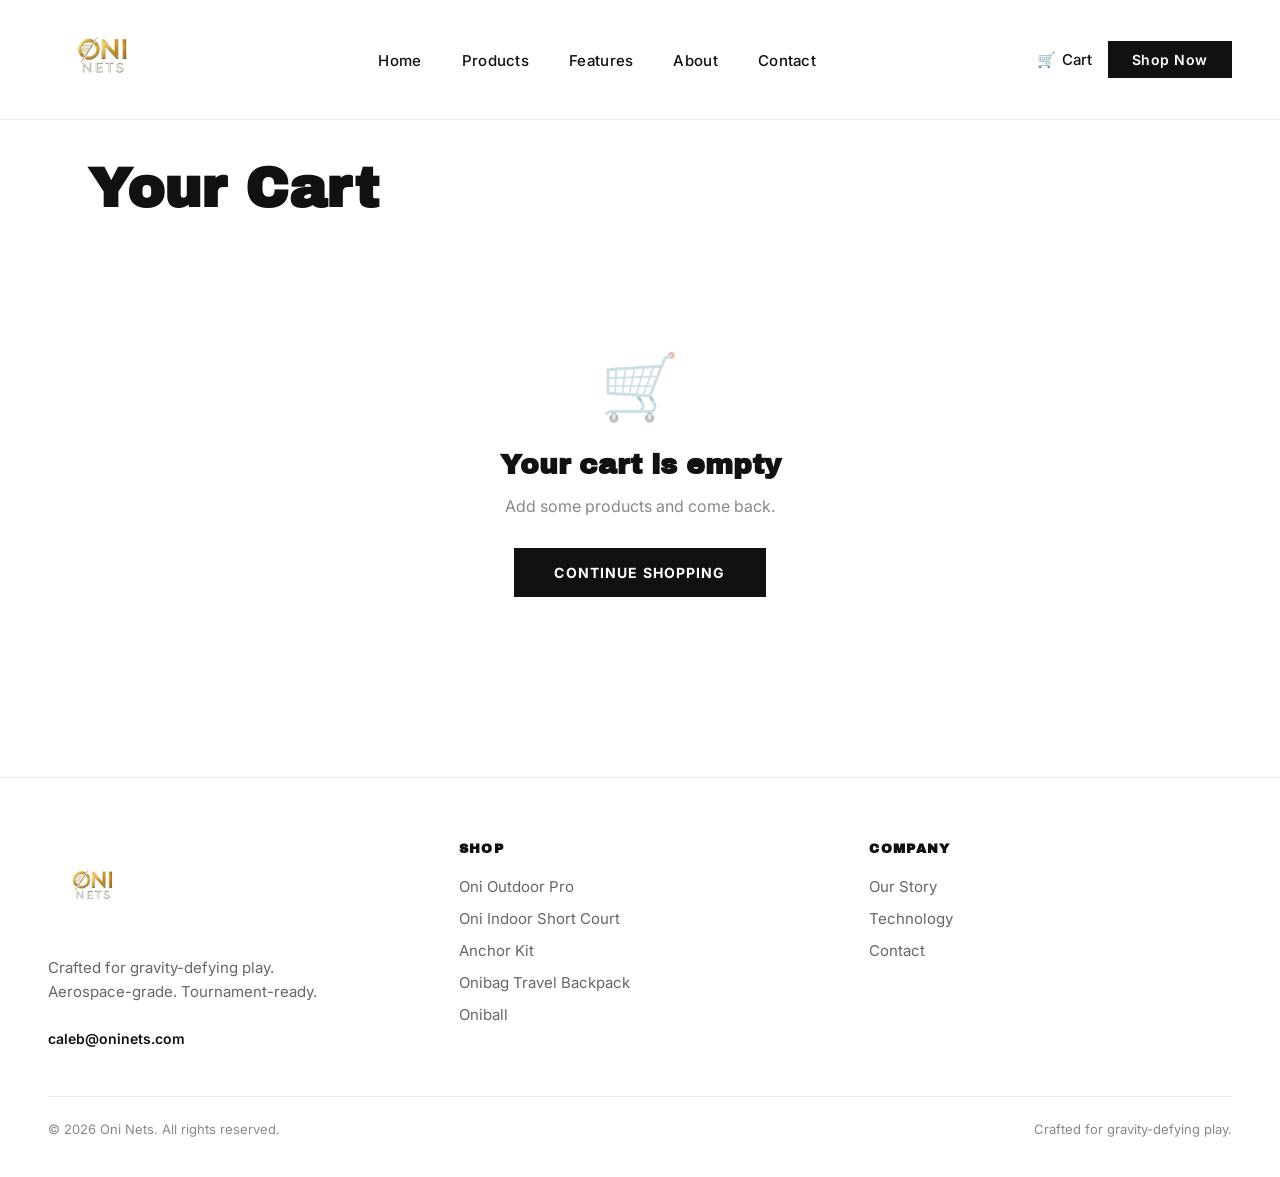
<file: cart.html>
<!DOCTYPE html>
<html lang="en">
<head>
<!-- Google Tag Manager -->
<script>(function(w,d,s,l,i){w[l]=w[l]||[];w[l].push({'gtm.start':
new Date().getTime(),event:'gtm.js'});var f=d.getElementsByTagName(s)[0],
j=d.createElement(s),dl=l!='dataLayer'?'&l='+l:'';j.async=true;j.src=
'https://www.googletagmanager.com/gtm.js?id='+i+dl;f.parentNode.insertBefore(j,f);
})(window,document,'script','dataLayer','GTM-PHPZX2M5');</script>
<!-- End Google Tag Manager -->
<!-- Google tag (gtag.js) -->
<script async src="https://www.googletagmanager.com/gtag/js?id=G-G3CRYL9ZQN"></script>
<script>
  window.dataLayer = window.dataLayer || [];
  function gtag(){dataLayer.push(arguments);}
  gtag('js', new Date());

  gtag('config', 'G-G3CRYL9ZQN');
</script>
  <meta charset="UTF-8" />
  <meta name="viewport" content="width=device-width, initial-scale=1.0" />
  <title>Your Cart — Oni Nets</title>
  <link rel="stylesheet" href="./shared.css" />
  <style>
    body { padding-top: 100px; }

    .cart-page {
      max-width: 1200px;
      margin: 0 auto;
      padding: 60px 48px 100px;
    }

    .cart-page-title {
      font-family: 'Archivo Black', sans-serif;
      font-size: clamp(36px, 5vw, 56px);
      margin-bottom: 48px;
      line-height: 1.05;
    }

    .cart-layout {
      display: grid;
      grid-template-columns: 1fr 360px;
      gap: 48px;
      align-items: start;
    }

    /* ── EMPTY STATE ── */
    .cart-empty {
      grid-column: 1 / -1;
      text-align: center;
      padding: 80px 40px;
    }

    .cart-empty-icon {
      font-size: 64px;
      margin-bottom: 24px;
      opacity: 0.4;
    }

    .cart-empty h2 {
      font-family: 'Archivo Black', sans-serif;
      font-size: 28px;
      margin-bottom: 16px;
    }

    .cart-empty p {
      font-size: 16px;
      color: var(--gray);
      margin-bottom: 32px;
    }

    /* ── CART ITEMS ── */
    .cart-items-section { }

    .cart-items-header {
      display: grid;
      grid-template-columns: 60px 1fr 120px 120px 80px 40px;
      gap: 16px;
      padding: 0 0 12px;
      border-bottom: 2px solid var(--black);
      margin-bottom: 0;
    }

    .cart-items-header span {
      font-size: 11px;
      font-weight: 700;
      letter-spacing: 0.1em;
      text-transform: uppercase;
      color: #555;
    }

    .cart-items-header .col-qty { text-align: center; }
    .cart-items-header .col-total { text-align: right; }
    .cart-items-header .col-remove { text-align: center; }

    .cart-item {
      display: grid;
      grid-template-columns: 60px 1fr 120px 120px 80px 40px;
      gap: 16px;
      align-items: center;
      padding: 20px 0;
      border-bottom: 1px solid var(--light-gray);
    }

    .cart-item-img {
      width: 60px;
      height: 60px;
      object-fit: contain;
      background: var(--off-white);
      padding: 4px;
    }

    .cart-item-name {
      font-family: 'Archivo Black', sans-serif;
      font-size: 15px;
      line-height: 1.3;
    }

    .cart-item-price {
      font-size: 15px;
      font-weight: 600;
      color: #333;
    }

    .cart-item-qty {
      display: flex;
      align-items: center;
      justify-content: center;
      gap: 0;
      border: 1px solid var(--light-gray);
      width: fit-content;
      margin: 0 auto;
    }

    .item-qty-btn {
      width: 28px;
      height: 32px;
      background: var(--white);
      border: none;
      font-size: 16px;
      cursor: pointer;
      display: flex;
      align-items: center;
      justify-content: center;
      color: var(--black);
      transition: background 0.2s;
      font-family: 'Inter', sans-serif;
    }

    .item-qty-btn:hover { background: var(--off-white); }

    .item-qty-input {
      width: 36px;
      height: 32px;
      border: none;
      border-left: 1px solid var(--light-gray);
      border-right: 1px solid var(--light-gray);
      text-align: center;
      font-family: 'Inter', sans-serif;
      font-size: 14px;
      font-weight: 600;
      color: var(--black);
      background: var(--white);
      outline: none;
    }

    .cart-item-total {
      font-size: 15px;
      font-weight: 700;
      text-align: right;
    }

    .cart-item-remove {
      background: none;
      border: none;
      cursor: pointer;
      font-size: 20px;
      color: var(--gray);
      display: flex;
      align-items: center;
      justify-content: center;
      width: 36px;
      height: 36px;
      margin: 0 auto;
      transition: color 0.2s;
      border-radius: 50%;
    }

    .cart-item-remove:hover { color: #cc0000; background: #fff0f0; }

    .cart-continue-link {
      display: inline-flex;
      align-items: center;
      gap: 6px;
      margin-top: 24px;
      font-size: 14px;
      color: var(--gray);
      text-decoration: none;
      transition: color 0.2s;
    }

    .cart-continue-link:hover { color: var(--black); }

    /* ── ORDER SUMMARY ── */
    .order-summary {
      background: var(--off-white);
      padding: 32px;
      position: sticky;
      top: 120px;
    }

    .order-summary h2 {
      font-family: 'Archivo Black', sans-serif;
      font-size: 20px;
      margin-bottom: 24px;
      padding-bottom: 16px;
      border-bottom: 1px solid var(--light-gray);
    }

    .summary-line {
      display: flex;
      justify-content: space-between;
      font-size: 15px;
      margin-bottom: 12px;
    }

    .summary-line .label { color: #555; }
    .summary-line .value { font-weight: 600; }

    .summary-shipping {
      font-size: 13px;
      color: var(--gray);
      margin-top: 4px;
      margin-bottom: 20px;
    }

    .summary-divider {
      border: none;
      border-top: 1px solid var(--light-gray);
      margin: 20px 0;
    }

    .summary-total {
      display: flex;
      justify-content: space-between;
      font-size: 18px;
      font-weight: 700;
      margin-bottom: 24px;
    }

    .checkout-btn {
      display: block;
      width: 100%;
      padding: 16px 24px;
      background: var(--black);
      color: var(--white);
      font-family: 'Inter', sans-serif;
      font-size: 14px;
      font-weight: 700;
      letter-spacing: 0.08em;
      text-transform: uppercase;
      text-align: center;
      text-decoration: none;
      transition: background 0.2s, color 0.2s;
      border: none;
      cursor: pointer;
      margin-bottom: 16px;
    }

    .checkout-btn:hover { background: var(--gold); color: var(--black); }

    .summary-continue {
      display: block;
      text-align: center;
      font-size: 14px;
      color: var(--gray);
      text-decoration: none;
      transition: color 0.2s;
    }

    .summary-continue:hover { color: var(--black); }

    .summary-note {
      margin-top: 20px;
      padding: 12px;
      background: #fff9ee;
      border: 1px solid #f0dfa0;
      font-size: 13px;
      color: #7a5c00;
      line-height: 1.5;
    }

    @media (max-width: 900px) {
      .cart-layout {
        grid-template-columns: 1fr;
      }

      .order-summary {
        position: static;
      }
    }

    @media (max-width: 768px) {
      .cart-page {
        padding: 40px 20px 80px;
      }

      .cart-items-header {
        display: none;
      }

      .cart-item {
        grid-template-columns: 72px 1fr 40px;
        grid-template-rows: auto auto auto;
        gap: 8px 12px;
      }

      .cart-item-img {
        width: 72px;
        height: 72px;
        grid-row: 1 / 4;
      }

      .cart-item-name {
        grid-column: 2;
        grid-row: 1;
      }

      .cart-item-price {
        grid-column: 2;
        grid-row: 2;
        font-size: 13px;
      }

      .cart-item-qty {
        grid-column: 2;
        grid-row: 3;
        margin: 0;
      }

      .cart-item-total {
        display: none;
      }

      .cart-item-remove {
        grid-column: 3;
        grid-row: 1;
        margin: 0;
      }
    }
  </style>
</head>
<body>
<!-- Google Tag Manager (noscript) -->
<noscript><iframe src="https://www.googletagmanager.com/ns.html?id=GTM-PHPZX2M5"
height="0" width="0" style="display:none;visibility:hidden"></iframe></noscript>
<!-- End Google Tag Manager (noscript) -->

  <nav>
    <a class="nav-logo" href="./index.html">
      <img src="./images/main-logo.png" alt="Oni Nets" />
    </a>
    <ul class="nav-links">
      <li><a href="./index.html">Home</a></li>
      <li><a href="./index.html#products">Products</a></li>
      <li><a href="./index.html#features">Features</a></li>
      <li><a href="./index.html#about">About</a></li>
      <li><a href="./index.html#contact">Contact</a></li>
    </ul>
    <div class="nav-actions">
      <a href="./cart.html" class="cart-icon">
        🛒 <span>Cart</span>
        <span id="cart-badge">0</span>
      </a>
      <a href="./index.html#products" class="nav-cta">Shop Now</a>
    </div>
  </nav>

  <main class="cart-page">
    <h1 class="cart-page-title">Your Cart</h1>

    <div class="cart-layout" id="cart-layout">
      <!-- Rendered by JS -->
    </div>
  </main>

  <footer>
    <div class="footer-inner">
      <div>
        <div class="footer-logo"><img src="./images/main-logo.png" alt="Oni Nets" /></div>
        <p class="footer-tagline">Crafted for gravity-defying play.<br>Aerospace-grade. Tournament-ready.</p>
        <a href="mailto:caleb@oninets.com" class="footer-email">caleb@oninets.com</a>
      </div>
      <div class="footer-col">
        <h4>Shop</h4>
        <ul>
          <li><a href="./products/outdoor-pro.html">Oni Outdoor Pro</a></li>
          <li><a href="./products/indoor-short-court.html">Oni Indoor Short Court</a></li>
          <li><a href="./products/anchor-kit.html">Anchor Kit</a></li>
          <li><a href="./products/onibag.html">Onibag Travel Backpack</a></li>
          <li><a href="./products/oniball.html">Oniball</a></li>
        </ul>
      </div>
      <div class="footer-col">
        <h4>Company</h4>
        <ul>
          <li><a href="./index.html#about">Our Story</a></li>
          <li><a href="./index.html#features">Technology</a></li>
          <li><a href="mailto:caleb@oninets.com">Contact</a></li>
        </ul>
      </div>
    </div>
    <div class="footer-bottom">
      <span>© 2026 Oni Nets. All rights reserved.</span>
      <span>Crafted for gravity-defying play.</span>
    </div>
  </footer>

  <script src="./js/cart.js"></script>
  <script>
    function formatPrice(n) {
      return '$' + n.toFixed(2) + ' USD';
    }

    function renderCart() {
      const items = Cart.get();
      const layout = document.getElementById('cart-layout');

      if (items.length === 0) {
        layout.innerHTML = `
          <div class="cart-empty">
            <div class="cart-empty-icon">🛒</div>
            <h2>Your cart is empty</h2>
            <p>Add some products and come back.</p>
            <a href="./index.html#products" class="btn-primary">Continue Shopping</a>
          </div>
        `;
        return;
      }

      const subtotal = Cart.total();

      const itemsHTML = items.map(function (item) {
        const lineTotal = item.price * item.qty;
        // resolve image path for display (strip leading ../ since cart.html is at root)
        const imgSrc = item.image.replace(/^\.\.\//, './');
        return `
          <div class="cart-item" data-id="${item.id}">
            <img class="cart-item-img" src="${imgSrc}" alt="${item.name}" />
            <div class="cart-item-name">${item.name}</div>
            <div class="cart-item-price">${formatPrice(item.price)}</div>
            <div class="cart-item-qty">
              <button class="item-qty-btn" data-action="minus" data-id="${item.id}" aria-label="Decrease">−</button>
              <input class="item-qty-input" type="number" value="${item.qty}" min="1" max="99" data-id="${item.id}" aria-label="Quantity" />
              <button class="item-qty-btn" data-action="plus" data-id="${item.id}" aria-label="Increase">+</button>
            </div>
            <div class="cart-item-total">${formatPrice(lineTotal)}</div>
            <button class="cart-item-remove" data-id="${item.id}" aria-label="Remove item">×</button>
          </div>
        `;
      }).join('');

      layout.innerHTML = `
        <div class="cart-items-section">
          <div class="cart-items-header">
            <span></span>
            <span>Product</span>
            <span>Price</span>
            <span class="col-qty">Quantity</span>
            <span class="col-total">Total</span>
            <span class="col-remove"></span>
          </div>
          ${itemsHTML}
          <a href="./index.html#products" class="cart-continue-link">← Continue Shopping</a>
        </div>

        <div class="order-summary">
          <h2>Order Summary</h2>
          <div class="summary-line">
            <span class="label">Subtotal</span>
            <span class="value">${formatPrice(subtotal)}</span>
          </div>
          <div class="summary-line">
            <span class="label">Shipping</span>
            <span class="value">—</span>
          </div>
          <p class="summary-shipping">Calculated at checkout</p>
          <hr class="summary-divider" />
          <div class="summary-total">
            <span>Total</span>
            <span>${formatPrice(subtotal)}</span>
          </div>
          <a href="./checkout.html" class="checkout-btn">Proceed to Checkout</a>
          <a href="./index.html#products" class="summary-continue">← Continue Shopping</a>
          <div class="summary-note">
            ⚡ All orders are preorder. You will not be charged until production is confirmed.
          </div>
        </div>
      `;

      // Attach event listeners
      layout.querySelectorAll('.item-qty-btn').forEach(function (btn) {
        btn.addEventListener('click', function () {
          const id = btn.dataset.id;
          const item = Cart.get().find(function (i) { return i.id === id; });
          if (!item) return;
          if (btn.dataset.action === 'minus') {
            Cart.updateQty(id, item.qty - 1);
          } else {
            Cart.updateQty(id, item.qty + 1);
          }
          renderCart();
        });
      });

      layout.querySelectorAll('.item-qty-input').forEach(function (input) {
        input.addEventListener('change', function () {
          const id = input.dataset.id;
          const val = parseInt(input.value, 10);
          if (!isNaN(val)) {
            Cart.updateQty(id, val);
            renderCart();
          }
        });
      });

      layout.querySelectorAll('.cart-item-remove').forEach(function (btn) {
        btn.addEventListener('click', function () {
          Cart.remove(btn.dataset.id);
          renderCart();
        });
      });
    }

    document.addEventListener('DOMContentLoaded', function () {
      Cart.updateBadge();
      renderCart();
    });
  </script>
</body>
</html>
</file>
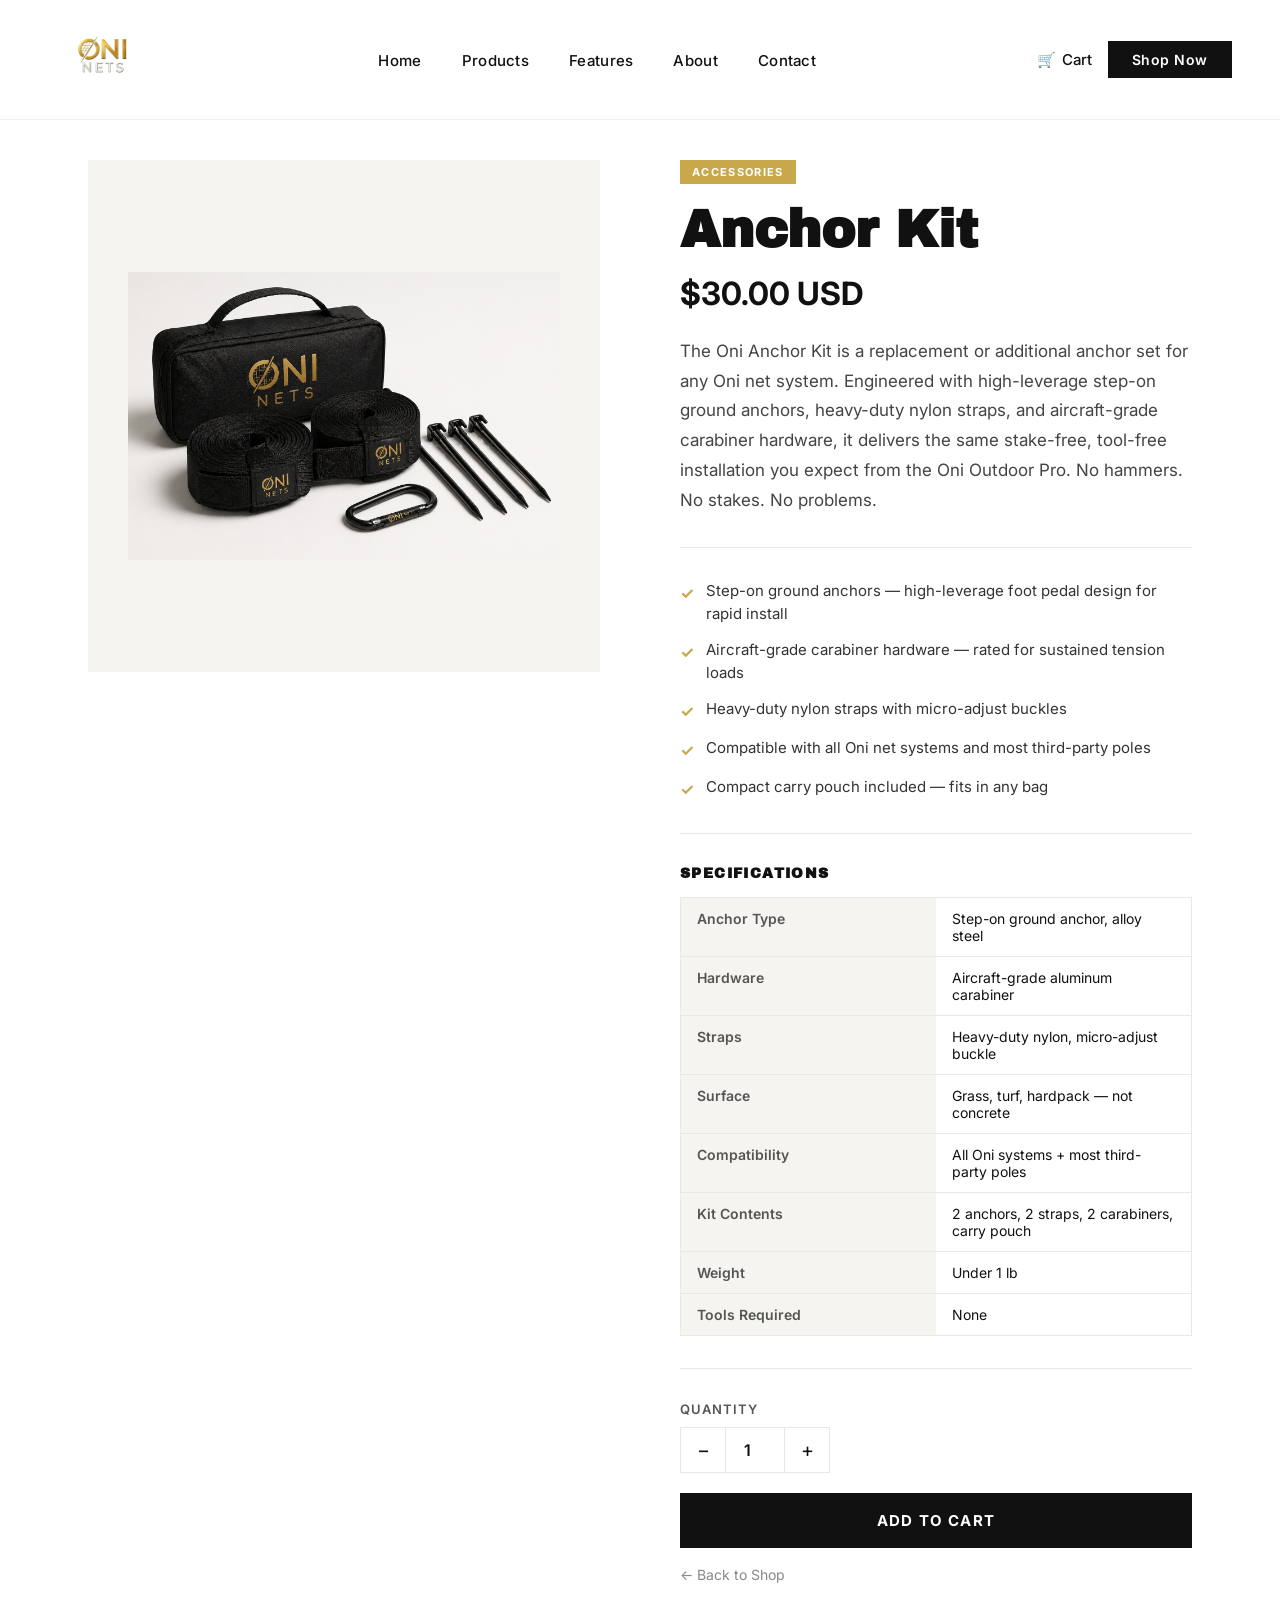
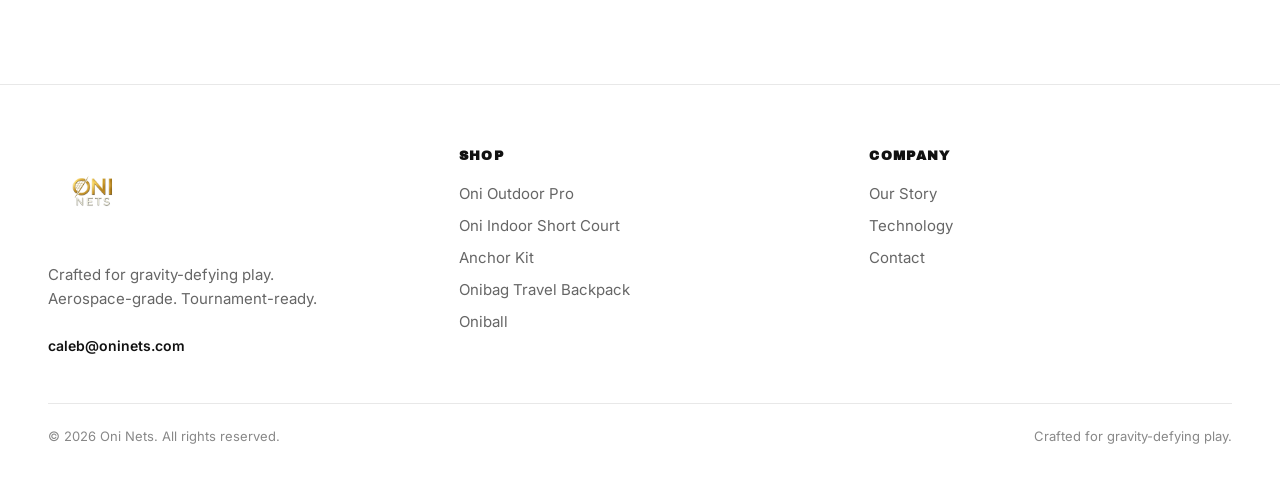
<file: products/anchor-kit.html>
<!DOCTYPE html>
<html lang="en">
<head>
<!-- Google Tag Manager -->
<script>(function(w,d,s,l,i){w[l]=w[l]||[];w[l].push({'gtm.start':
new Date().getTime(),event:'gtm.js'});var f=d.getElementsByTagName(s)[0],
j=d.createElement(s),dl=l!='dataLayer'?'&l='+l:'';j.async=true;j.src=
'https://www.googletagmanager.com/gtm.js?id='+i+dl;f.parentNode.insertBefore(j,f);
})(window,document,'script','dataLayer','GTM-PHPZX2M5');</script>
<!-- End Google Tag Manager -->
<!-- Google tag (gtag.js) -->
<script async src="https://www.googletagmanager.com/gtag/js?id=G-G3CRYL9ZQN"></script>
<script>
  window.dataLayer = window.dataLayer || [];
  function gtag(){dataLayer.push(arguments);}
  gtag('js', new Date());

  gtag('config', 'G-G3CRYL9ZQN');
</script>
  <meta charset="UTF-8" />
  <meta name="robots" content="noindex, nofollow" />
  <meta name="viewport" content="width=device-width, initial-scale=1.0" />
  <title>Anchor Kit — Oni Nets</title>
  <link rel="stylesheet" href="../shared.css" />
  <style>
    body { padding-top: 100px; }

    .product-page {
      max-width: 1200px;
      margin: 0 auto;
      padding: 60px 48px 100px;
      display: grid;
      grid-template-columns: 1fr 1fr;
      gap: 80px;
      align-items: start;
    }

    .product-image-wrap {
      aspect-ratio: 1 / 1;
      background: var(--off-white);
      padding: 40px;
      display: flex;
      align-items: center;
      justify-content: center;
      position: sticky;
      top: 120px;
    }

    .product-image-wrap img {
      width: 100%;
      height: 100%;
      object-fit: contain;
    }

    .product-label {
      display: inline-block;
      background: var(--gold);
      color: var(--white);
      font-size: 11px;
      font-weight: 700;
      letter-spacing: 0.12em;
      text-transform: uppercase;
      padding: 5px 12px;
      margin-bottom: 20px;
    }

    .product-title {
      font-family: 'Archivo Black', sans-serif;
      font-size: clamp(32px, 4vw, 52px);
      line-height: 1.05;
      margin-bottom: 16px;
    }

    .product-price {
      font-size: 32px;
      font-weight: 700;
      color: var(--black);
      margin-bottom: 24px;
    }

    .product-description {
      font-size: 17px;
      line-height: 1.75;
      color: #444;
      margin-bottom: 32px;
    }

    .divider {
      border: none;
      border-top: 1px solid var(--light-gray);
      margin: 32px 0;
    }

    .features-list {
      list-style: none;
      display: flex;
      flex-direction: column;
      gap: 14px;
      margin-bottom: 32px;
    }

    .features-list li {
      display: flex;
      align-items: flex-start;
      gap: 12px;
      font-size: 15px;
      line-height: 1.5;
      color: #333;
    }

    .features-list li .check {
      color: var(--gold);
      font-weight: 700;
      font-size: 16px;
      flex-shrink: 0;
      margin-top: 1px;
    }

    .specs-section h3 {
      font-family: 'Archivo Black', sans-serif;
      font-size: 14px;
      letter-spacing: 0.1em;
      text-transform: uppercase;
      margin-bottom: 16px;
    }

    .specs-grid {
      display: grid;
      grid-template-columns: 1fr 1fr;
      gap: 0;
      border: 1px solid var(--light-gray);
    }

    .spec-row { display: contents; }

    .spec-label, .spec-value {
      padding: 12px 16px;
      font-size: 14px;
      border-bottom: 1px solid var(--light-gray);
    }

    .spec-label {
      font-weight: 600;
      color: #555;
      background: var(--off-white);
    }

    .spec-value { color: var(--black); }

    .spec-row:last-child .spec-label,
    .spec-row:last-child .spec-value { border-bottom: none; }

    .qty-section { margin-bottom: 20px; }

    .qty-label {
      font-size: 13px;
      font-weight: 600;
      letter-spacing: 0.08em;
      text-transform: uppercase;
      margin-bottom: 10px;
      color: #555;
    }

    .qty-controls {
      display: flex;
      align-items: center;
      width: fit-content;
      border: 1px solid var(--light-gray);
    }

    .qty-btn {
      width: 44px;
      height: 44px;
      background: var(--white);
      border: none;
      font-size: 20px;
      cursor: pointer;
      display: flex;
      align-items: center;
      justify-content: center;
      color: var(--black);
      transition: background 0.2s;
      font-family: 'Inter', sans-serif;
    }

    .qty-btn:hover { background: var(--off-white); }

    .qty-input {
      width: 60px;
      height: 44px;
      border: none;
      border-left: 1px solid var(--light-gray);
      border-right: 1px solid var(--light-gray);
      text-align: center;
      font-family: 'Inter', sans-serif;
      font-size: 16px;
      font-weight: 600;
      color: var(--black);
      background: var(--white);
      outline: none;
    }

    .add-to-cart-btn {
      width: 100%;
      padding: 18px 40px;
      background: var(--black);
      color: var(--white);
      font-family: 'Inter', sans-serif;
      font-size: 15px;
      font-weight: 700;
      letter-spacing: 0.08em;
      text-transform: uppercase;
      border: none;
      cursor: pointer;
      transition: background 0.2s, color 0.2s;
      margin-bottom: 16px;
    }

    .add-to-cart-btn:hover { background: var(--gold); color: var(--black); }

    .back-link {
      display: inline-flex;
      align-items: center;
      gap: 6px;
      font-size: 14px;
      color: var(--gray);
      text-decoration: none;
      transition: color 0.2s;
    }

    .back-link:hover { color: var(--black); }

    .cart-confirm {
      display: none;
      align-items: center;
      gap: 8px;
      padding: 12px 16px;
      background: #f0f7f0;
      border: 1px solid #c3e0c3;
      color: #2d6a2d;
      font-size: 14px;
      font-weight: 600;
      margin-bottom: 16px;
    }

    @media (max-width: 768px) {
      .product-page {
        grid-template-columns: 1fr;
        gap: 40px;
        padding: 40px 20px 80px;
      }

      .product-image-wrap { position: static; }
      .specs-grid { grid-template-columns: 1fr; }
      .spec-label { border-bottom: none; padding-bottom: 4px; }
      .spec-value { padding-top: 4px; }
    }
  </style>
</head>
<body>
<!-- Google Tag Manager (noscript) -->
<noscript><iframe src="https://www.googletagmanager.com/ns.html?id=GTM-PHPZX2M5"
height="0" width="0" style="display:none;visibility:hidden"></iframe></noscript>
<!-- End Google Tag Manager (noscript) -->

  <nav>
    <a class="nav-logo" href="../index.html">
      <img src="/images/main-logo.png" alt="Oni Nets" />
    </a>
    <ul class="nav-links">
      <li><a href="../index.html">Home</a></li>
      <li><a href="../index.html#products">Products</a></li>
      <li><a href="../index.html#features">Features</a></li>
      <li><a href="../index.html#about">About</a></li>
      <li><a href="../index.html#contact">Contact</a></li>
    </ul>
    <div class="nav-actions">
      <a href="../cart.html" class="cart-icon">
        🛒 <span>Cart</span>
        <span id="cart-badge">0</span>
      </a>
      <a href="../index.html#products" class="nav-cta">Shop Now</a>
    </div>
  </nav>

  <main class="product-page">
    <div class="product-image-wrap">
      <img src="../images/anchor-kit.png" alt="Oni Anchor Kit" />
    </div>

    <div class="product-detail">
      <span class="product-label">Accessories</span>
      <h1 class="product-title">Anchor Kit</h1>
      <div class="product-price">$30.00 USD</div>
      <p class="product-description">
        The Oni Anchor Kit is a replacement or additional anchor set for any Oni net system. Engineered with high-leverage step-on ground anchors, heavy-duty nylon straps, and aircraft-grade carabiner hardware, it delivers the same stake-free, tool-free installation you expect from the Oni Outdoor Pro. No hammers. No stakes. No problems.
      </p>

      <hr class="divider" />

      <ul class="features-list">
        <li><span class="check">✓</span> Step-on ground anchors — high-leverage foot pedal design for rapid install</li>
        <li><span class="check">✓</span> Aircraft-grade carabiner hardware — rated for sustained tension loads</li>
        <li><span class="check">✓</span> Heavy-duty nylon straps with micro-adjust buckles</li>
        <li><span class="check">✓</span> Compatible with all Oni net systems and most third-party poles</li>
        <li><span class="check">✓</span> Compact carry pouch included — fits in any bag</li>
      </ul>

      <hr class="divider" />

      <div class="specs-section">
        <h3>Specifications</h3>
        <div class="specs-grid">
          <div class="spec-row">
            <div class="spec-label">Anchor Type</div>
            <div class="spec-value">Step-on ground anchor, alloy steel</div>
          </div>
          <div class="spec-row">
            <div class="spec-label">Hardware</div>
            <div class="spec-value">Aircraft-grade aluminum carabiner</div>
          </div>
          <div class="spec-row">
            <div class="spec-label">Straps</div>
            <div class="spec-value">Heavy-duty nylon, micro-adjust buckle</div>
          </div>
          <div class="spec-row">
            <div class="spec-label">Surface</div>
            <div class="spec-value">Grass, turf, hardpack — not concrete</div>
          </div>
          <div class="spec-row">
            <div class="spec-label">Compatibility</div>
            <div class="spec-value">All Oni systems + most third-party poles</div>
          </div>
          <div class="spec-row">
            <div class="spec-label">Kit Contents</div>
            <div class="spec-value">2 anchors, 2 straps, 2 carabiners, carry pouch</div>
          </div>
          <div class="spec-row">
            <div class="spec-label">Weight</div>
            <div class="spec-value">Under 1 lb</div>
          </div>
          <div class="spec-row">
            <div class="spec-label">Tools Required</div>
            <div class="spec-value">None</div>
          </div>
        </div>
      </div>

      <hr class="divider" />

      <div class="qty-section">
        <div class="qty-label">Quantity</div>
        <div class="qty-controls">
          <button class="qty-btn" id="qty-minus" aria-label="Decrease quantity">−</button>
          <input class="qty-input" type="number" id="qty-input" value="1" min="1" max="99" />
          <button class="qty-btn" id="qty-plus" aria-label="Increase quantity">+</button>
        </div>
      </div>

      <div class="cart-confirm" id="cart-confirm">✓ Added to cart!</div>

      <button class="add-to-cart-btn" id="add-to-cart">Add to Cart</button>

      <a href="../index.html#products" class="back-link">← Back to Shop</a>
    </div>
  </main>

  <footer>
    <div class="footer-inner">
      <div>
        <div class="footer-logo"><img src="/images/main-logo.png" alt="Oni Nets" /></div>
        <p class="footer-tagline">Crafted for gravity-defying play.<br>Aerospace-grade. Tournament-ready.</p>
        <a href="mailto:caleb@oninets.com" class="footer-email">caleb@oninets.com</a>
      </div>
      <div class="footer-col">
        <h4>Shop</h4>
        <ul>
          <li><a href="outdoor-pro.html">Oni Outdoor Pro</a></li>
          <li><a href="indoor-short-court.html">Oni Indoor Short Court</a></li>
          <li><a href="anchor-kit.html">Anchor Kit</a></li>
          <li><a href="onibag.html">Onibag Travel Backpack</a></li>
          <li><a href="oniball.html">Oniball</a></li>
        </ul>
      </div>
      <div class="footer-col">
        <h4>Company</h4>
        <ul>
          <li><a href="../index.html#about">Our Story</a></li>
          <li><a href="../index.html#features">Technology</a></li>
          <li><a href="mailto:caleb@oninets.com">Contact</a></li>
        </ul>
      </div>
    </div>
    <div class="footer-bottom">
      <span>© 2026 Oni Nets. All rights reserved.</span>
      <span>Crafted for gravity-defying play.</span>
    </div>
  </footer>

  <script src="../js/cart.js"></script>
  <script>
    document.addEventListener('DOMContentLoaded', function () {
      Cart.updateBadge();

      const qtyInput = document.getElementById('qty-input');
      const qtyMinus = document.getElementById('qty-minus');
      const qtyPlus = document.getElementById('qty-plus');
      const addBtn = document.getElementById('add-to-cart');
      const confirm = document.getElementById('cart-confirm');

      qtyMinus.addEventListener('click', function () {
        const val = parseInt(qtyInput.value, 10);
        if (val > 1) qtyInput.value = val - 1;
      });

      qtyPlus.addEventListener('click', function () {
        const val = parseInt(qtyInput.value, 10);
        qtyInput.value = val + 1;
      });

      addBtn.addEventListener('click', function () {
        const qty = Math.max(1, parseInt(qtyInput.value, 10) || 1);
        Cart.add({
          id: 'anchor-kit',
          name: 'Anchor Kit',
          price: 30,
          image: '../images/anchor-kit.png',
          qty: qty
        });
        confirm.style.display = 'flex';
        setTimeout(function () {
          confirm.style.display = 'none';
        }, 2000);
      });
    });
  </script>
</body>
</html>
</file>
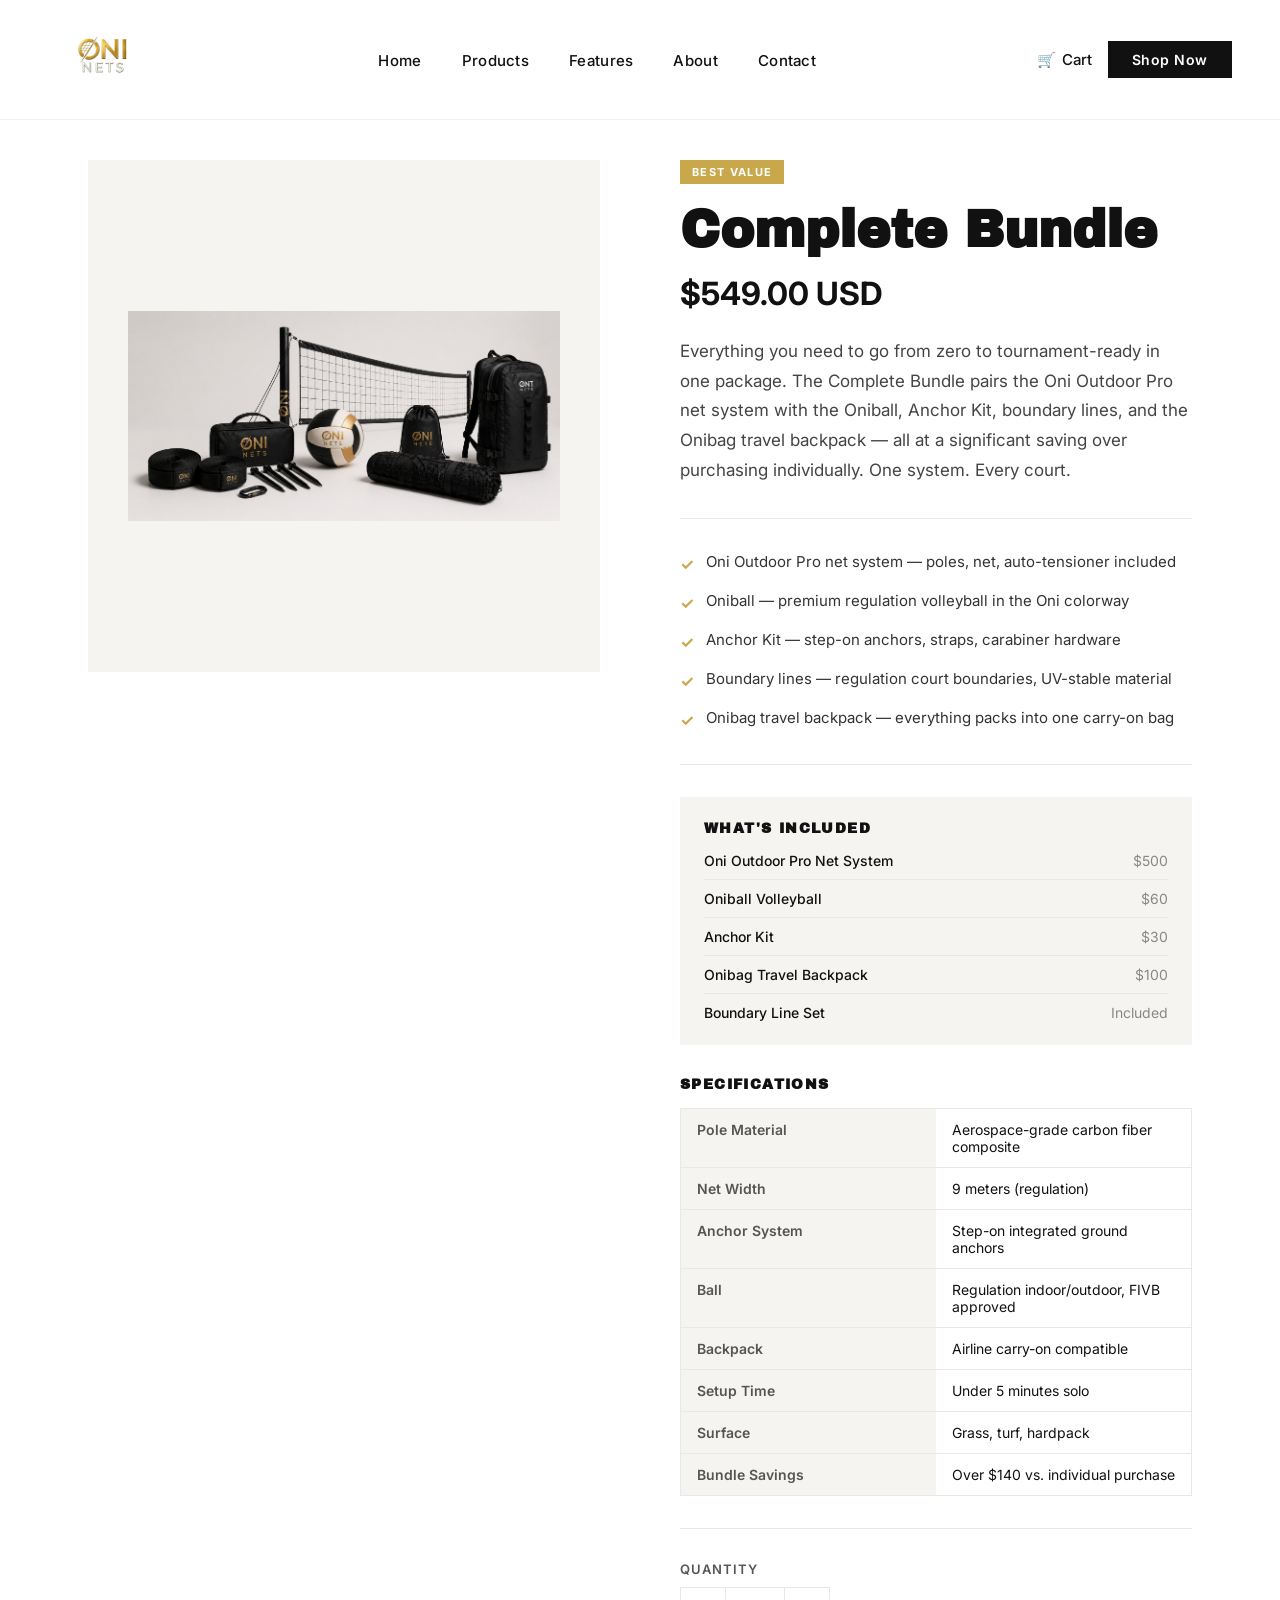
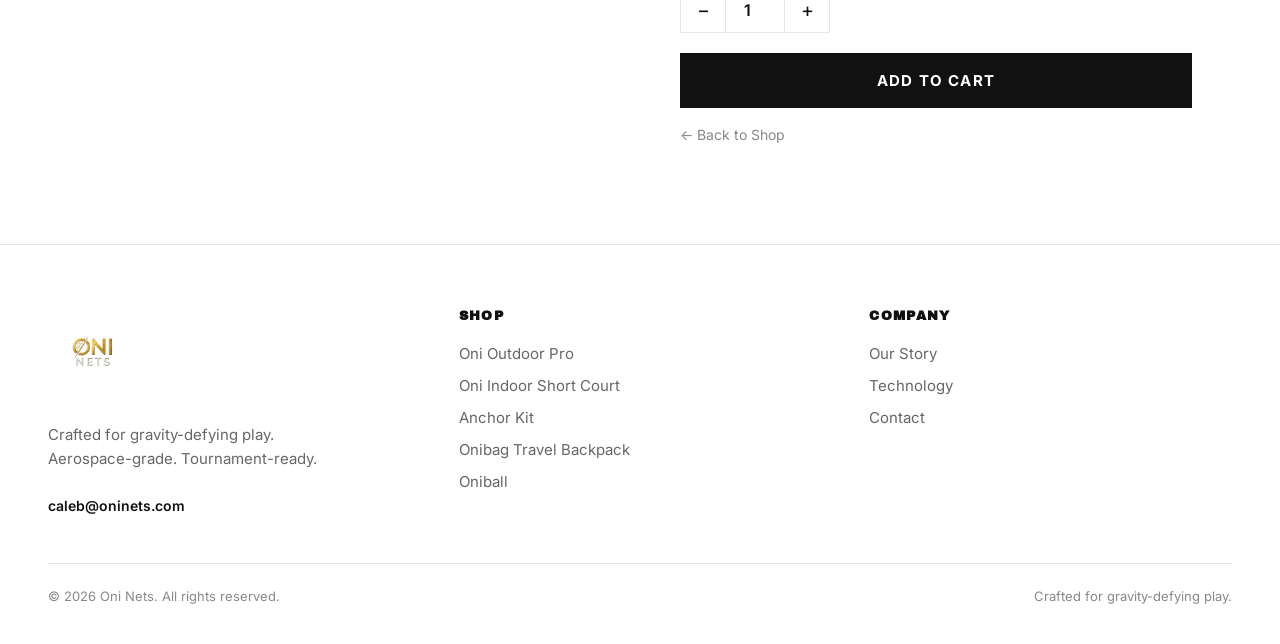
<file: products/complete-bundle.html>
<!DOCTYPE html>
<html lang="en">
<head>
<!-- Google Tag Manager -->
<script>(function(w,d,s,l,i){w[l]=w[l]||[];w[l].push({'gtm.start':
new Date().getTime(),event:'gtm.js'});var f=d.getElementsByTagName(s)[0],
j=d.createElement(s),dl=l!='dataLayer'?'&l='+l:'';j.async=true;j.src=
'https://www.googletagmanager.com/gtm.js?id='+i+dl;f.parentNode.insertBefore(j,f);
})(window,document,'script','dataLayer','GTM-PHPZX2M5');</script>
<!-- End Google Tag Manager -->
<!-- Google tag (gtag.js) -->
<script async src="https://www.googletagmanager.com/gtag/js?id=G-G3CRYL9ZQN"></script>
<script>
  window.dataLayer = window.dataLayer || [];
  function gtag(){dataLayer.push(arguments);}
  gtag('js', new Date());

  gtag('config', 'G-G3CRYL9ZQN');
</script>
  <meta charset="UTF-8" />
  <meta name="robots" content="noindex, nofollow" />
  <meta name="viewport" content="width=device-width, initial-scale=1.0" />
  <title>Complete Bundle — Oni Nets</title>
  <link rel="stylesheet" href="../shared.css" />
  <style>
    body { padding-top: 100px; }

    .product-page {
      max-width: 1200px;
      margin: 0 auto;
      padding: 60px 48px 100px;
      display: grid;
      grid-template-columns: 1fr 1fr;
      gap: 80px;
      align-items: start;
    }

    .product-image-wrap {
      aspect-ratio: 1 / 1;
      background: var(--off-white);
      padding: 40px;
      display: flex;
      align-items: center;
      justify-content: center;
      position: sticky;
      top: 120px;
    }

    .product-image-wrap img {
      width: 100%;
      height: 100%;
      object-fit: contain;
    }

    .product-label {
      display: inline-block;
      background: var(--gold);
      color: var(--white);
      font-size: 11px;
      font-weight: 700;
      letter-spacing: 0.12em;
      text-transform: uppercase;
      padding: 5px 12px;
      margin-bottom: 20px;
    }

    .product-title {
      font-family: 'Archivo Black', sans-serif;
      font-size: clamp(32px, 4vw, 52px);
      line-height: 1.05;
      margin-bottom: 16px;
    }

    .product-price {
      font-size: 32px;
      font-weight: 700;
      color: var(--black);
      margin-bottom: 24px;
    }

    .product-description {
      font-size: 17px;
      line-height: 1.75;
      color: #444;
      margin-bottom: 32px;
    }

    .divider {
      border: none;
      border-top: 1px solid var(--light-gray);
      margin: 32px 0;
    }

    .features-list {
      list-style: none;
      display: flex;
      flex-direction: column;
      gap: 14px;
      margin-bottom: 32px;
    }

    .features-list li {
      display: flex;
      align-items: flex-start;
      gap: 12px;
      font-size: 15px;
      line-height: 1.5;
      color: #333;
    }

    .features-list li .check {
      color: var(--gold);
      font-weight: 700;
      font-size: 16px;
      flex-shrink: 0;
      margin-top: 1px;
    }

    .specs-section h3 {
      font-family: 'Archivo Black', sans-serif;
      font-size: 14px;
      letter-spacing: 0.1em;
      text-transform: uppercase;
      margin-bottom: 16px;
    }

    .specs-grid {
      display: grid;
      grid-template-columns: 1fr 1fr;
      gap: 0;
      border: 1px solid var(--light-gray);
    }

    .spec-row { display: contents; }

    .spec-label, .spec-value {
      padding: 12px 16px;
      font-size: 14px;
      border-bottom: 1px solid var(--light-gray);
    }

    .spec-label {
      font-weight: 600;
      color: #555;
      background: var(--off-white);
    }

    .spec-value { color: var(--black); }

    .spec-row:last-child .spec-label,
    .spec-row:last-child .spec-value { border-bottom: none; }

    .bundle-includes {
      background: var(--off-white);
      padding: 24px;
      margin-bottom: 32px;
    }

    .bundle-includes h3 {
      font-family: 'Archivo Black', sans-serif;
      font-size: 14px;
      letter-spacing: 0.1em;
      text-transform: uppercase;
      margin-bottom: 16px;
    }

    .bundle-items {
      list-style: none;
      display: flex;
      flex-direction: column;
      gap: 10px;
    }

    .bundle-items li {
      display: flex;
      justify-content: space-between;
      font-size: 14px;
      padding-bottom: 10px;
      border-bottom: 1px solid var(--light-gray);
    }

    .bundle-items li:last-child {
      border-bottom: none;
      padding-bottom: 0;
    }

    .bundle-items .item-name { font-weight: 500; }
    .bundle-items .item-price { color: var(--gray); }

    .qty-section { margin-bottom: 20px; }

    .qty-label {
      font-size: 13px;
      font-weight: 600;
      letter-spacing: 0.08em;
      text-transform: uppercase;
      margin-bottom: 10px;
      color: #555;
    }

    .qty-controls {
      display: flex;
      align-items: center;
      width: fit-content;
      border: 1px solid var(--light-gray);
    }

    .qty-btn {
      width: 44px;
      height: 44px;
      background: var(--white);
      border: none;
      font-size: 20px;
      cursor: pointer;
      display: flex;
      align-items: center;
      justify-content: center;
      color: var(--black);
      transition: background 0.2s;
      font-family: 'Inter', sans-serif;
    }

    .qty-btn:hover { background: var(--off-white); }

    .qty-input {
      width: 60px;
      height: 44px;
      border: none;
      border-left: 1px solid var(--light-gray);
      border-right: 1px solid var(--light-gray);
      text-align: center;
      font-family: 'Inter', sans-serif;
      font-size: 16px;
      font-weight: 600;
      color: var(--black);
      background: var(--white);
      outline: none;
    }

    .add-to-cart-btn {
      width: 100%;
      padding: 18px 40px;
      background: var(--black);
      color: var(--white);
      font-family: 'Inter', sans-serif;
      font-size: 15px;
      font-weight: 700;
      letter-spacing: 0.08em;
      text-transform: uppercase;
      border: none;
      cursor: pointer;
      transition: background 0.2s, color 0.2s;
      margin-bottom: 16px;
    }

    .add-to-cart-btn:hover { background: var(--gold); color: var(--black); }

    .back-link {
      display: inline-flex;
      align-items: center;
      gap: 6px;
      font-size: 14px;
      color: var(--gray);
      text-decoration: none;
      transition: color 0.2s;
    }

    .back-link:hover { color: var(--black); }

    .cart-confirm {
      display: none;
      align-items: center;
      gap: 8px;
      padding: 12px 16px;
      background: #f0f7f0;
      border: 1px solid #c3e0c3;
      color: #2d6a2d;
      font-size: 14px;
      font-weight: 600;
      margin-bottom: 16px;
    }

    @media (max-width: 768px) {
      .product-page {
        grid-template-columns: 1fr;
        gap: 40px;
        padding: 40px 20px 80px;
      }

      .product-image-wrap { position: static; }
      .specs-grid { grid-template-columns: 1fr; }
      .spec-label { border-bottom: none; padding-bottom: 4px; }
      .spec-value { padding-top: 4px; }
    }
  </style>
</head>
<body>
<!-- Google Tag Manager (noscript) -->
<noscript><iframe src="https://www.googletagmanager.com/ns.html?id=GTM-PHPZX2M5"
height="0" width="0" style="display:none;visibility:hidden"></iframe></noscript>
<!-- End Google Tag Manager (noscript) -->

  <nav>
    <a class="nav-logo" href="../index.html">
<img src="/images/main-logo.png" alt="Oni Nets" />
    </a>
    <ul class="nav-links">
      <li><a href="../index.html">Home</a></li>
      <li><a href="../index.html#products">Products</a></li>
      <li><a href="../index.html#features">Features</a></li>
      <li><a href="../index.html#about">About</a></li>
      <li><a href="../index.html#contact">Contact</a></li>
    </ul>
    <div class="nav-actions">
      <a href="../cart.html" class="cart-icon">
        🛒 <span>Cart</span>
        <span id="cart-badge">0</span>
      </a>
      <a href="../index.html#products" class="nav-cta">Shop Now</a>
    </div>
  </nav>

  <main class="product-page">
    <div class="product-image-wrap">
      <img src="../images/gear-spread.png" alt="Oni Complete Bundle" />
    </div>

    <div class="product-detail">
      <span class="product-label">Best Value</span>
      <h1 class="product-title">Complete Bundle</h1>
      <div class="product-price">$549.00 USD</div>
      <p class="product-description">
        Everything you need to go from zero to tournament-ready in one package. The Complete Bundle pairs the Oni Outdoor Pro net system with the Oniball, Anchor Kit, boundary lines, and the Onibag travel backpack — all at a significant saving over purchasing individually. One system. Every court.
      </p>

      <hr class="divider" />

      <ul class="features-list">
        <li><span class="check">✓</span> Oni Outdoor Pro net system — poles, net, auto-tensioner included</li>
        <li><span class="check">✓</span> Oniball — premium regulation volleyball in the Oni colorway</li>
        <li><span class="check">✓</span> Anchor Kit — step-on anchors, straps, carabiner hardware</li>
        <li><span class="check">✓</span> Boundary lines — regulation court boundaries, UV-stable material</li>
        <li><span class="check">✓</span> Onibag travel backpack — everything packs into one carry-on bag</li>
      </ul>

      <hr class="divider" />

      <div class="bundle-includes">
        <h3>What's Included</h3>
        <ul class="bundle-items">
          <li><span class="item-name">Oni Outdoor Pro Net System</span><span class="item-price">$500</span></li>
          <li><span class="item-name">Oniball Volleyball</span><span class="item-price">$60</span></li>
          <li><span class="item-name">Anchor Kit</span><span class="item-price">$30</span></li>
          <li><span class="item-name">Onibag Travel Backpack</span><span class="item-price">$100</span></li>
          <li><span class="item-name">Boundary Line Set</span><span class="item-price">Included</span></li>
        </ul>
      </div>

      <div class="specs-section">
        <h3>Specifications</h3>
        <div class="specs-grid">
          <div class="spec-row">
            <div class="spec-label">Pole Material</div>
            <div class="spec-value">Aerospace-grade carbon fiber composite</div>
          </div>
          <div class="spec-row">
            <div class="spec-label">Net Width</div>
            <div class="spec-value">9 meters (regulation)</div>
          </div>
          <div class="spec-row">
            <div class="spec-label">Anchor System</div>
            <div class="spec-value">Step-on integrated ground anchors</div>
          </div>
          <div class="spec-row">
            <div class="spec-label">Ball</div>
            <div class="spec-value">Regulation indoor/outdoor, FIVB approved</div>
          </div>
          <div class="spec-row">
            <div class="spec-label">Backpack</div>
            <div class="spec-value">Airline carry-on compatible</div>
          </div>
          <div class="spec-row">
            <div class="spec-label">Setup Time</div>
            <div class="spec-value">Under 5 minutes solo</div>
          </div>
          <div class="spec-row">
            <div class="spec-label">Surface</div>
            <div class="spec-value">Grass, turf, hardpack</div>
          </div>
          <div class="spec-row">
            <div class="spec-label">Bundle Savings</div>
            <div class="spec-value">Over $140 vs. individual purchase</div>
          </div>
        </div>
      </div>

      <hr class="divider" />

      <div class="qty-section">
        <div class="qty-label">Quantity</div>
        <div class="qty-controls">
          <button class="qty-btn" id="qty-minus" aria-label="Decrease quantity">−</button>
          <input class="qty-input" type="number" id="qty-input" value="1" min="1" max="99" />
          <button class="qty-btn" id="qty-plus" aria-label="Increase quantity">+</button>
        </div>
      </div>

      <div class="cart-confirm" id="cart-confirm">✓ Added to cart!</div>

      <button class="add-to-cart-btn" id="add-to-cart">Add to Cart</button>

      <a href="../index.html#products" class="back-link">← Back to Shop</a>
    </div>
  </main>

  <footer>
    <div class="footer-inner">
      <div>
        <div class="footer-logo"><img src="/images/main-logo.png" alt="Oni Nets" /></div>
        <p class="footer-tagline">Crafted for gravity-defying play.<br>Aerospace-grade. Tournament-ready.</p>
        <a href="mailto:caleb@oninets.com" class="footer-email">caleb@oninets.com</a>
      </div>
      <div class="footer-col">
        <h4>Shop</h4>
        <ul>
          <li><a href="outdoor-pro.html">Oni Outdoor Pro</a></li>
          <li><a href="indoor-short-court.html">Oni Indoor Short Court</a></li>
          <li><a href="anchor-kit.html">Anchor Kit</a></li>
          <li><a href="onibag.html">Onibag Travel Backpack</a></li>
          <li><a href="oniball.html">Oniball</a></li>
        </ul>
      </div>
      <div class="footer-col">
        <h4>Company</h4>
        <ul>
          <li><a href="../index.html#about">Our Story</a></li>
          <li><a href="../index.html#features">Technology</a></li>
          <li><a href="mailto:caleb@oninets.com">Contact</a></li>
        </ul>
      </div>
    </div>
    <div class="footer-bottom">
      <span>© 2026 Oni Nets. All rights reserved.</span>
      <span>Crafted for gravity-defying play.</span>
    </div>
  </footer>

  <script src="../js/cart.js"></script>
  <script>
    document.addEventListener('DOMContentLoaded', function () {
      Cart.updateBadge();

      const qtyInput = document.getElementById('qty-input');
      const qtyMinus = document.getElementById('qty-minus');
      const qtyPlus = document.getElementById('qty-plus');
      const addBtn = document.getElementById('add-to-cart');
      const confirm = document.getElementById('cart-confirm');

      qtyMinus.addEventListener('click', function () {
        const val = parseInt(qtyInput.value, 10);
        if (val > 1) qtyInput.value = val - 1;
      });

      qtyPlus.addEventListener('click', function () {
        const val = parseInt(qtyInput.value, 10);
        qtyInput.value = val + 1;
      });

      addBtn.addEventListener('click', function () {
        const qty = Math.max(1, parseInt(qtyInput.value, 10) || 1);
        Cart.add({
          id: 'complete-bundle',
          name: 'Complete Bundle',
          price: 549,
          image: '../images/gear-spread.png',
          qty: qty
        });
        confirm.style.display = 'flex';
        setTimeout(function () {
          confirm.style.display = 'none';
        }, 2000);
      });
    });
  </script>
</body>
</html>
</file>
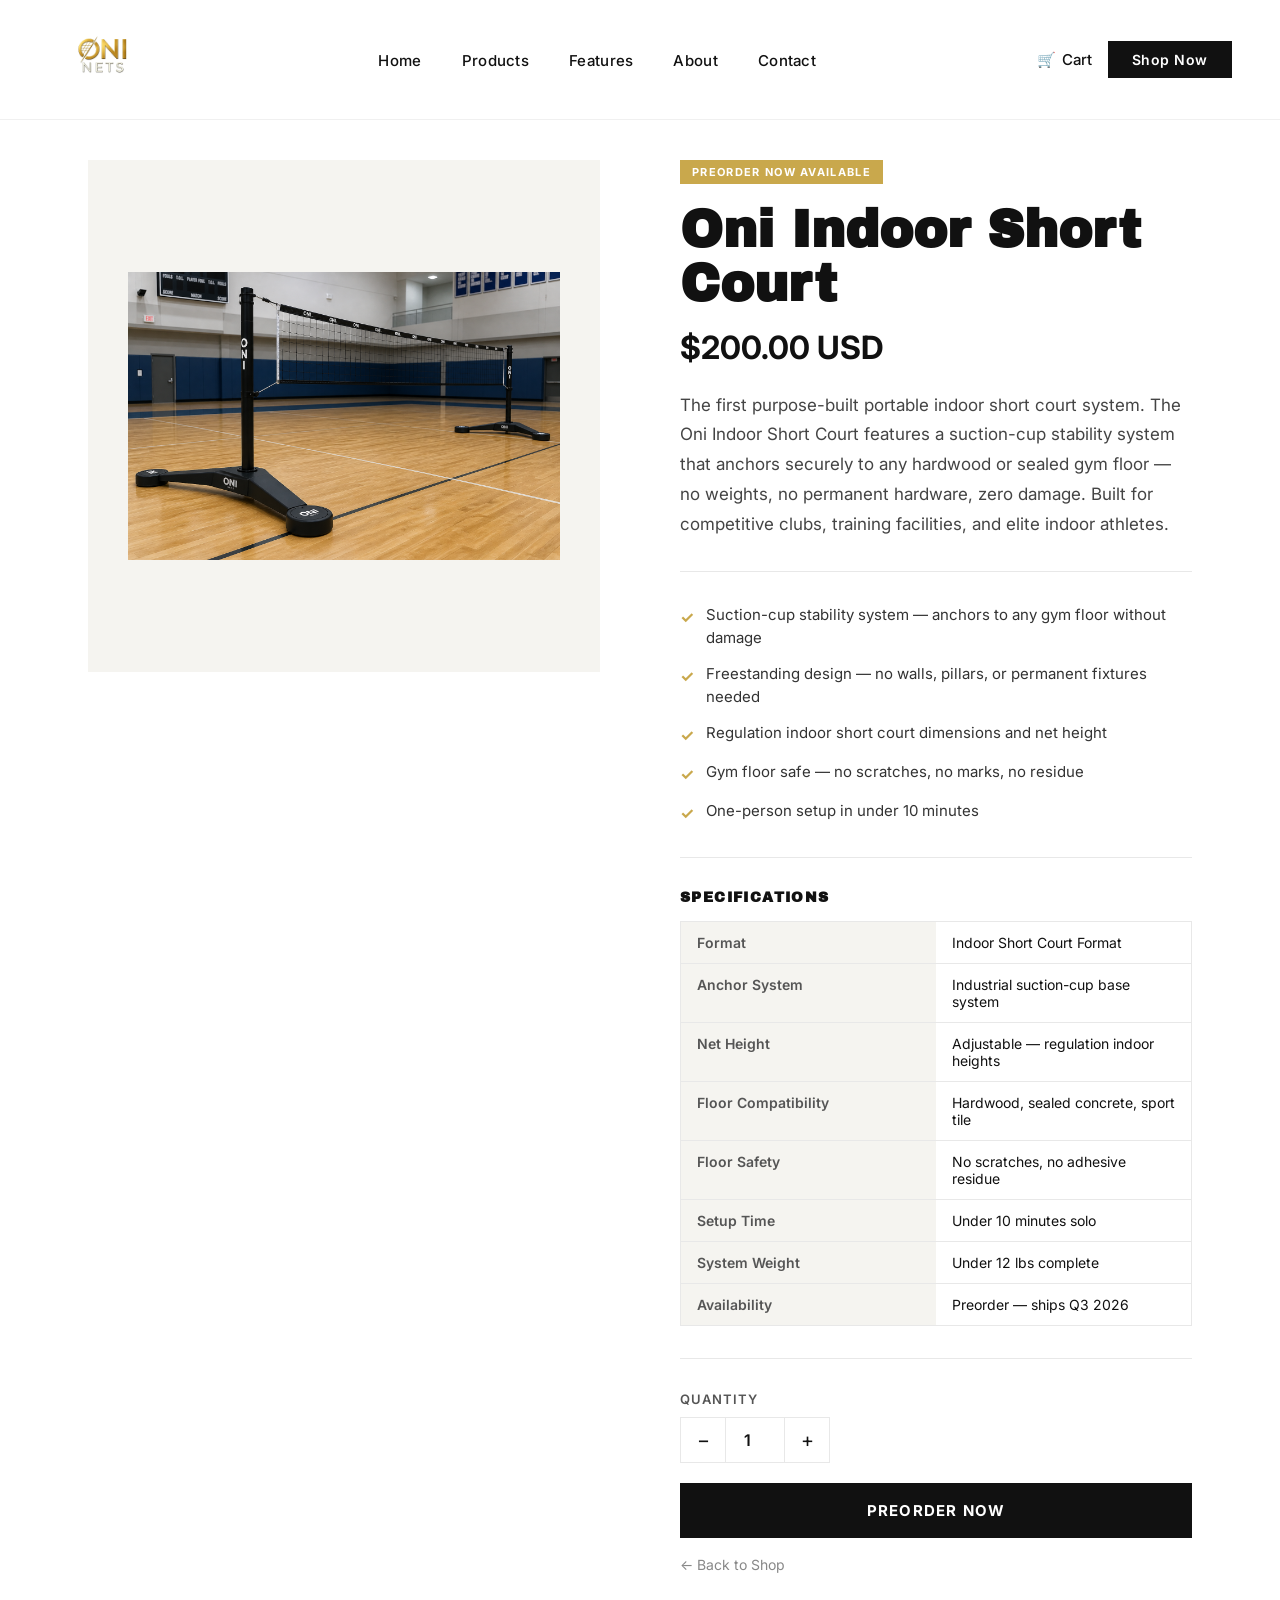
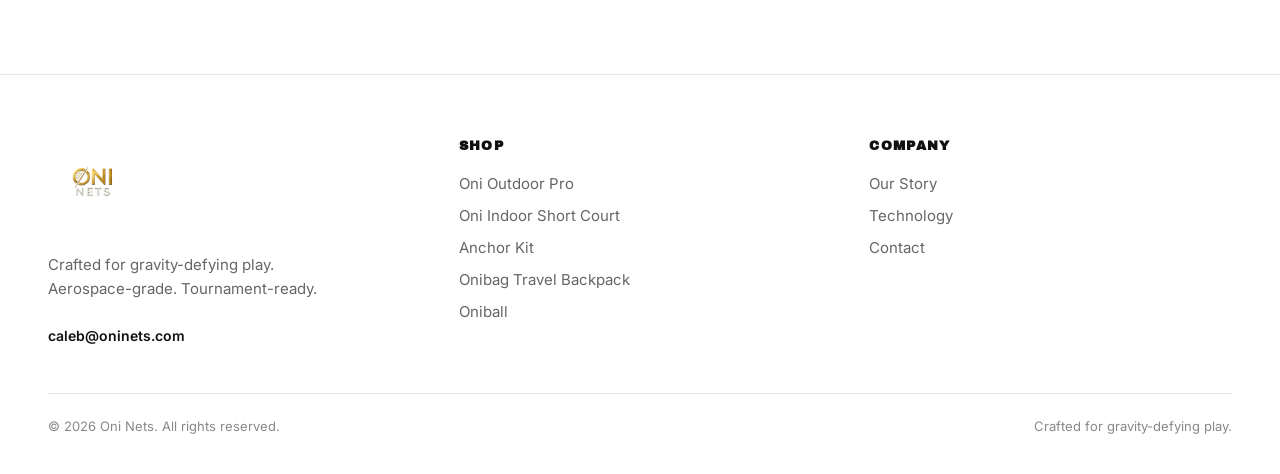
<file: products/indoor-short-court.html>
<!DOCTYPE html>
<html lang="en">
<head>
<!-- Google Tag Manager -->
<script>(function(w,d,s,l,i){w[l]=w[l]||[];w[l].push({'gtm.start':
new Date().getTime(),event:'gtm.js'});var f=d.getElementsByTagName(s)[0],
j=d.createElement(s),dl=l!='dataLayer'?'&l='+l:'';j.async=true;j.src=
'https://www.googletagmanager.com/gtm.js?id='+i+dl;f.parentNode.insertBefore(j,f);
})(window,document,'script','dataLayer','GTM-PHPZX2M5');</script>
<!-- End Google Tag Manager -->
<!-- Google tag (gtag.js) -->
<script async src="https://www.googletagmanager.com/gtag/js?id=G-G3CRYL9ZQN"></script>
<script>
  window.dataLayer = window.dataLayer || [];
  function gtag(){dataLayer.push(arguments);}
  gtag('js', new Date());

  gtag('config', 'G-G3CRYL9ZQN');
</script>
  <meta charset="UTF-8" />
  <meta name="robots" content="noindex, nofollow" />
  <meta name="viewport" content="width=device-width, initial-scale=1.0" />
  <title>Oni Indoor Short Court — Oni Nets</title>
  <link rel="stylesheet" href="../shared.css" />
  <style>
    body { padding-top: 100px; }

    .product-page {
      max-width: 1200px;
      margin: 0 auto;
      padding: 60px 48px 100px;
      display: grid;
      grid-template-columns: 1fr 1fr;
      gap: 80px;
      align-items: start;
    }

    .product-image-wrap {
      aspect-ratio: 1 / 1;
      background: var(--off-white);
      padding: 40px;
      display: flex;
      align-items: center;
      justify-content: center;
      position: sticky;
      top: 120px;
    }

    .product-image-wrap img {
      width: 100%;
      height: 100%;
      object-fit: contain;
    }

    .product-label {
      display: inline-block;
      background: var(--gold);
      color: var(--white);
      font-size: 11px;
      font-weight: 700;
      letter-spacing: 0.12em;
      text-transform: uppercase;
      padding: 5px 12px;
      margin-bottom: 20px;
    }

    .product-title {
      font-family: 'Archivo Black', sans-serif;
      font-size: clamp(32px, 4vw, 52px);
      line-height: 1.05;
      margin-bottom: 16px;
    }

    .product-price {
      font-size: 32px;
      font-weight: 700;
      color: var(--black);
      margin-bottom: 24px;
    }

    .product-description {
      font-size: 17px;
      line-height: 1.75;
      color: #444;
      margin-bottom: 32px;
    }

    .divider {
      border: none;
      border-top: 1px solid var(--light-gray);
      margin: 32px 0;
    }

    .features-list {
      list-style: none;
      display: flex;
      flex-direction: column;
      gap: 14px;
      margin-bottom: 32px;
    }

    .features-list li {
      display: flex;
      align-items: flex-start;
      gap: 12px;
      font-size: 15px;
      line-height: 1.5;
      color: #333;
    }

    .features-list li .check {
      color: var(--gold);
      font-weight: 700;
      font-size: 16px;
      flex-shrink: 0;
      margin-top: 1px;
    }

    .specs-section h3 {
      font-family: 'Archivo Black', sans-serif;
      font-size: 14px;
      letter-spacing: 0.1em;
      text-transform: uppercase;
      margin-bottom: 16px;
    }

    .specs-grid {
      display: grid;
      grid-template-columns: 1fr 1fr;
      gap: 0;
      border: 1px solid var(--light-gray);
    }

    .spec-row { display: contents; }

    .spec-label, .spec-value {
      padding: 12px 16px;
      font-size: 14px;
      border-bottom: 1px solid var(--light-gray);
    }

    .spec-label {
      font-weight: 600;
      color: #555;
      background: var(--off-white);
    }

    .spec-value { color: var(--black); }

    .spec-row:last-child .spec-label,
    .spec-row:last-child .spec-value { border-bottom: none; }

    .qty-section { margin-bottom: 20px; }

    .qty-label {
      font-size: 13px;
      font-weight: 600;
      letter-spacing: 0.08em;
      text-transform: uppercase;
      margin-bottom: 10px;
      color: #555;
    }

    .qty-controls {
      display: flex;
      align-items: center;
      width: fit-content;
      border: 1px solid var(--light-gray);
    }

    .qty-btn {
      width: 44px;
      height: 44px;
      background: var(--white);
      border: none;
      font-size: 20px;
      cursor: pointer;
      display: flex;
      align-items: center;
      justify-content: center;
      color: var(--black);
      transition: background 0.2s;
      font-family: 'Inter', sans-serif;
    }

    .qty-btn:hover { background: var(--off-white); }

    .qty-input {
      width: 60px;
      height: 44px;
      border: none;
      border-left: 1px solid var(--light-gray);
      border-right: 1px solid var(--light-gray);
      text-align: center;
      font-family: 'Inter', sans-serif;
      font-size: 16px;
      font-weight: 600;
      color: var(--black);
      background: var(--white);
      outline: none;
    }

    .add-to-cart-btn {
      width: 100%;
      padding: 18px 40px;
      background: var(--black);
      color: var(--white);
      font-family: 'Inter', sans-serif;
      font-size: 15px;
      font-weight: 700;
      letter-spacing: 0.08em;
      text-transform: uppercase;
      border: none;
      cursor: pointer;
      transition: background 0.2s, color 0.2s;
      margin-bottom: 16px;
    }

    .add-to-cart-btn:hover { background: var(--gold); color: var(--black); }

    .back-link {
      display: inline-flex;
      align-items: center;
      gap: 6px;
      font-size: 14px;
      color: var(--gray);
      text-decoration: none;
      transition: color 0.2s;
    }

    .back-link:hover { color: var(--black); }

    .cart-confirm {
      display: none;
      align-items: center;
      gap: 8px;
      padding: 12px 16px;
      background: #f0f7f0;
      border: 1px solid #c3e0c3;
      color: #2d6a2d;
      font-size: 14px;
      font-weight: 600;
      margin-bottom: 16px;
    }

    @media (max-width: 768px) {
      .product-page {
        grid-template-columns: 1fr;
        gap: 40px;
        padding: 40px 20px 80px;
      }

      .product-image-wrap { position: static; }

      .specs-grid { grid-template-columns: 1fr; }
      .spec-label { border-bottom: none; padding-bottom: 4px; }
      .spec-value { padding-top: 4px; }
    }
  </style>
</head>
<body>
<!-- Google Tag Manager (noscript) -->
<noscript><iframe src="https://www.googletagmanager.com/ns.html?id=GTM-PHPZX2M5"
height="0" width="0" style="display:none;visibility:hidden"></iframe></noscript>
<!-- End Google Tag Manager (noscript) -->

  <nav>
    <a class="nav-logo" href="../index.html">
      <img src="/images/main-logo.png" alt="Oni Nets" />
    </a>
    <ul class="nav-links">
      <li><a href="../index.html">Home</a></li>
      <li><a href="../index.html#products">Products</a></li>
      <li><a href="../index.html#features">Features</a></li>
      <li><a href="../index.html#about">About</a></li>
      <li><a href="../index.html#contact">Contact</a></li>
    </ul>
    <div class="nav-actions">
      <a href="../cart.html" class="cart-icon">
        🛒 <span>Cart</span>
        <span id="cart-badge">0</span>
      </a>
      <a href="../index.html#products" class="nav-cta">Shop Now</a>
    </div>
  </nav>

  <main class="product-page">
    <div class="product-image-wrap">
      <img src="../images/indoor.png" alt="Oni Indoor Short Court" />
    </div>

    <div class="product-detail">
      <span class="product-label">Preorder Now Available</span>
      <h1 class="product-title">Oni Indoor Short Court</h1>
      <div class="product-price">$200.00 USD</div>
      <p class="product-description">
        The first purpose-built portable indoor short court system. The Oni Indoor Short Court features a suction-cup stability system that anchors securely to any hardwood or sealed gym floor — no weights, no permanent hardware, zero damage. Built for competitive clubs, training facilities, and elite indoor athletes.
      </p>

      <hr class="divider" />

      <ul class="features-list">
        <li><span class="check">✓</span> Suction-cup stability system — anchors to any gym floor without damage</li>
        <li><span class="check">✓</span> Freestanding design — no walls, pillars, or permanent fixtures needed</li>
        <li><span class="check">✓</span> Regulation indoor short court dimensions and net height</li>
        <li><span class="check">✓</span> Gym floor safe — no scratches, no marks, no residue</li>
        <li><span class="check">✓</span> One-person setup in under 10 minutes</li>
      </ul>

      <hr class="divider" />

      <div class="specs-section">
        <h3>Specifications</h3>
        <div class="specs-grid">
          <div class="spec-row">
            <div class="spec-label">Format</div>
            <div class="spec-value">Indoor Short Court Format</div>
          </div>
          <div class="spec-row">
            <div class="spec-label">Anchor System</div>
            <div class="spec-value">Industrial suction-cup base system</div>
          </div>
          <div class="spec-row">
            <div class="spec-label">Net Height</div>
            <div class="spec-value">Adjustable — regulation indoor heights</div>
          </div>
          <div class="spec-row">
            <div class="spec-label">Floor Compatibility</div>
            <div class="spec-value">Hardwood, sealed concrete, sport tile</div>
          </div>
          <div class="spec-row">
            <div class="spec-label">Floor Safety</div>
            <div class="spec-value">No scratches, no adhesive residue</div>
          </div>
          <div class="spec-row">
            <div class="spec-label">Setup Time</div>
            <div class="spec-value">Under 10 minutes solo</div>
          </div>
          <div class="spec-row">
            <div class="spec-label">System Weight</div>
            <div class="spec-value">Under 12 lbs complete</div>
          </div>
          <div class="spec-row">
            <div class="spec-label">Availability</div>
            <div class="spec-value">Preorder — ships Q3 2026</div>
          </div>
        </div>
      </div>

      <hr class="divider" />

      <div class="qty-section">
        <div class="qty-label">Quantity</div>
        <div class="qty-controls">
          <button class="qty-btn" id="qty-minus" aria-label="Decrease quantity">−</button>
          <input class="qty-input" type="number" id="qty-input" value="1" min="1" max="99" />
          <button class="qty-btn" id="qty-plus" aria-label="Increase quantity">+</button>
        </div>
      </div>

      <div class="cart-confirm" id="cart-confirm">✓ Added to cart!</div>

      <button class="add-to-cart-btn" id="add-to-cart">Preorder Now</button>

      <a href="../index.html#products" class="back-link">← Back to Shop</a>
    </div>
  </main>

  <footer>
    <div class="footer-inner">
      <div>
        <div class="footer-logo"><img src="/images/main-logo.png" alt="Oni Nets" /></div>
        <p class="footer-tagline">Crafted for gravity-defying play.<br>Aerospace-grade. Tournament-ready.</p>
        <a href="mailto:caleb@oninets.com" class="footer-email">caleb@oninets.com</a>
      </div>
      <div class="footer-col">
        <h4>Shop</h4>
        <ul>
          <li><a href="outdoor-pro.html">Oni Outdoor Pro</a></li>
          <li><a href="indoor-short-court.html">Oni Indoor Short Court</a></li>
          <li><a href="anchor-kit.html">Anchor Kit</a></li>
          <li><a href="onibag.html">Onibag Travel Backpack</a></li>
          <li><a href="oniball.html">Oniball</a></li>
        </ul>
      </div>
      <div class="footer-col">
        <h4>Company</h4>
        <ul>
          <li><a href="../index.html#about">Our Story</a></li>
          <li><a href="../index.html#features">Technology</a></li>
          <li><a href="mailto:caleb@oninets.com">Contact</a></li>
        </ul>
      </div>
    </div>
    <div class="footer-bottom">
      <span>© 2026 Oni Nets. All rights reserved.</span>
      <span>Crafted for gravity-defying play.</span>
    </div>
  </footer>

  <script src="../js/cart.js"></script>
  <script>
    document.addEventListener('DOMContentLoaded', function () {
      Cart.updateBadge();

      const qtyInput = document.getElementById('qty-input');
      const qtyMinus = document.getElementById('qty-minus');
      const qtyPlus = document.getElementById('qty-plus');
      const addBtn = document.getElementById('add-to-cart');
      const confirm = document.getElementById('cart-confirm');

      qtyMinus.addEventListener('click', function () {
        const val = parseInt(qtyInput.value, 10);
        if (val > 1) qtyInput.value = val - 1;
      });

      qtyPlus.addEventListener('click', function () {
        const val = parseInt(qtyInput.value, 10);
        qtyInput.value = val + 1;
      });

      addBtn.addEventListener('click', function () {
        const qty = Math.max(1, parseInt(qtyInput.value, 10) || 1);
        Cart.add({
          id: 'indoor-short-court',
          name: 'Oni Indoor Short Court',
          price: 200,
          image: '../images/indoor.png',
          qty: qty
        });
        confirm.style.display = 'flex';
        setTimeout(function () {
          confirm.style.display = 'none';
        }, 2000);
      });
    });
  </script>
</body>
</html>
</file>
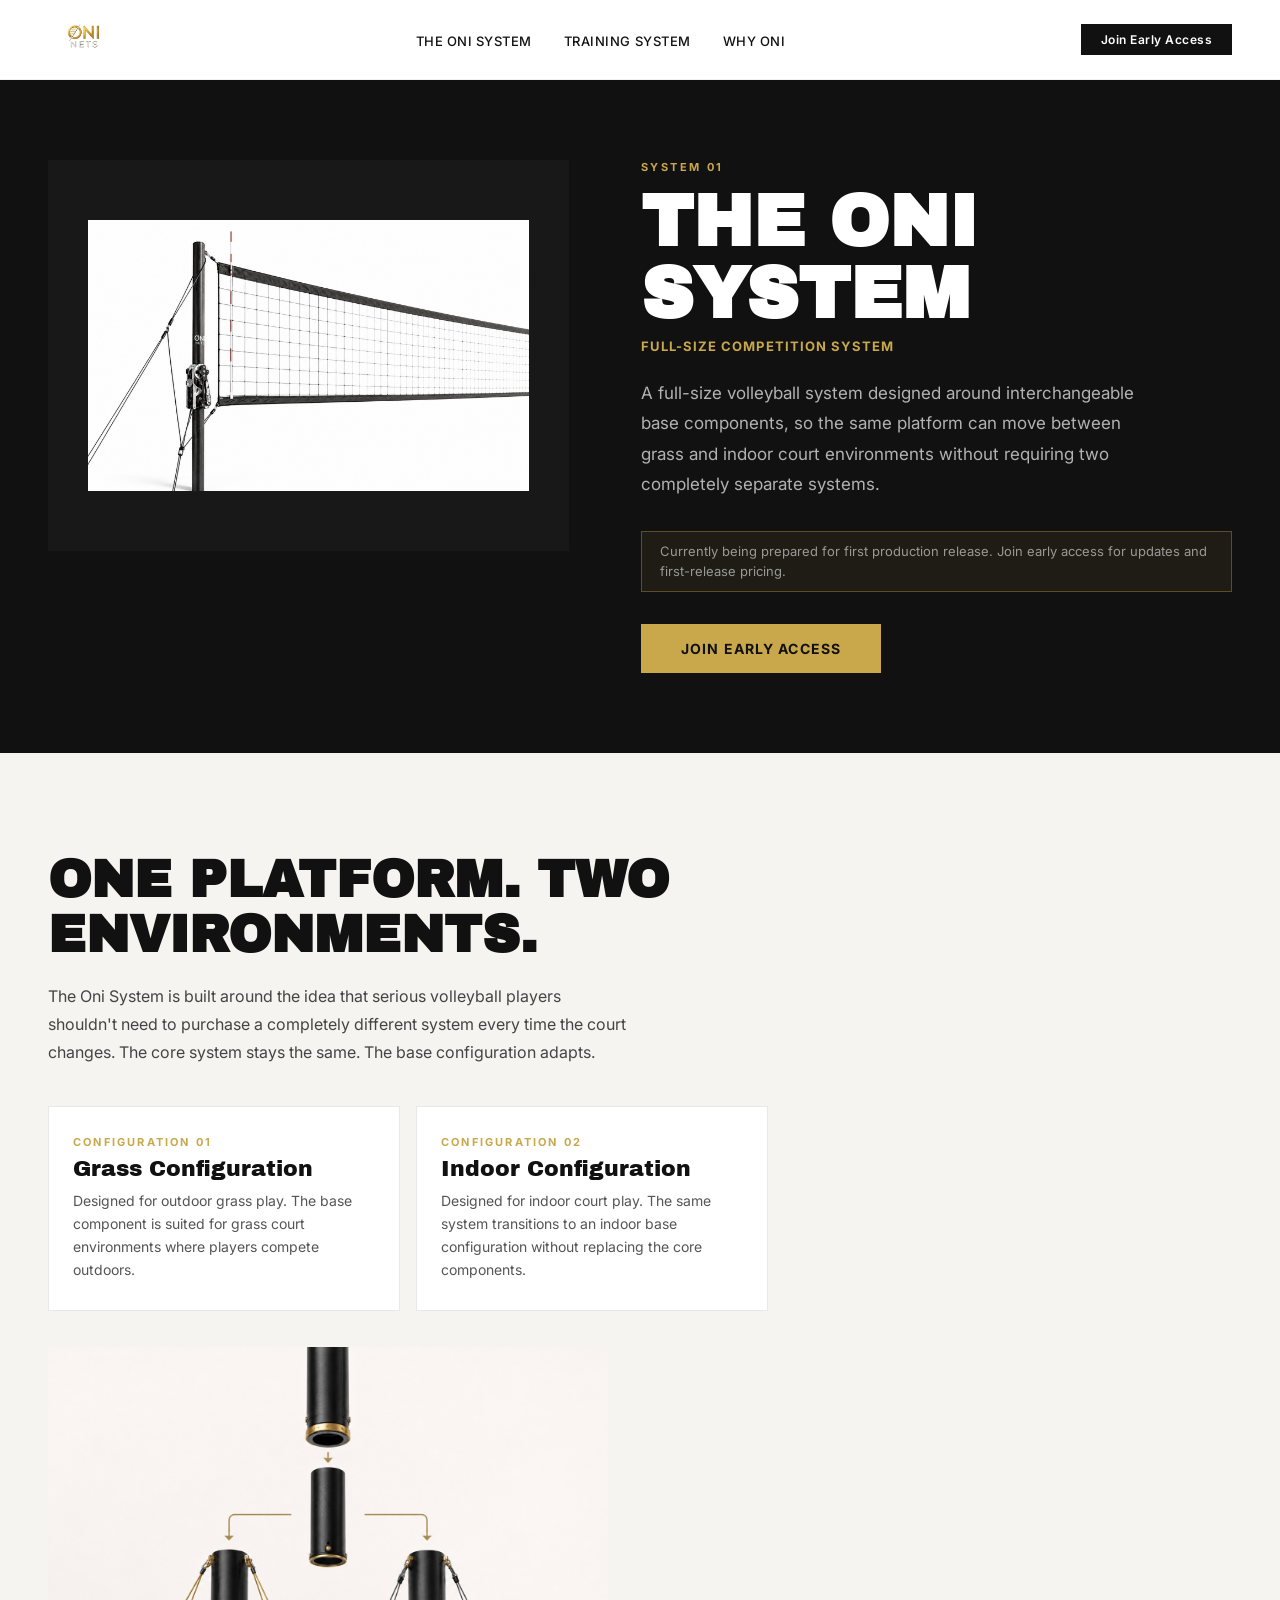
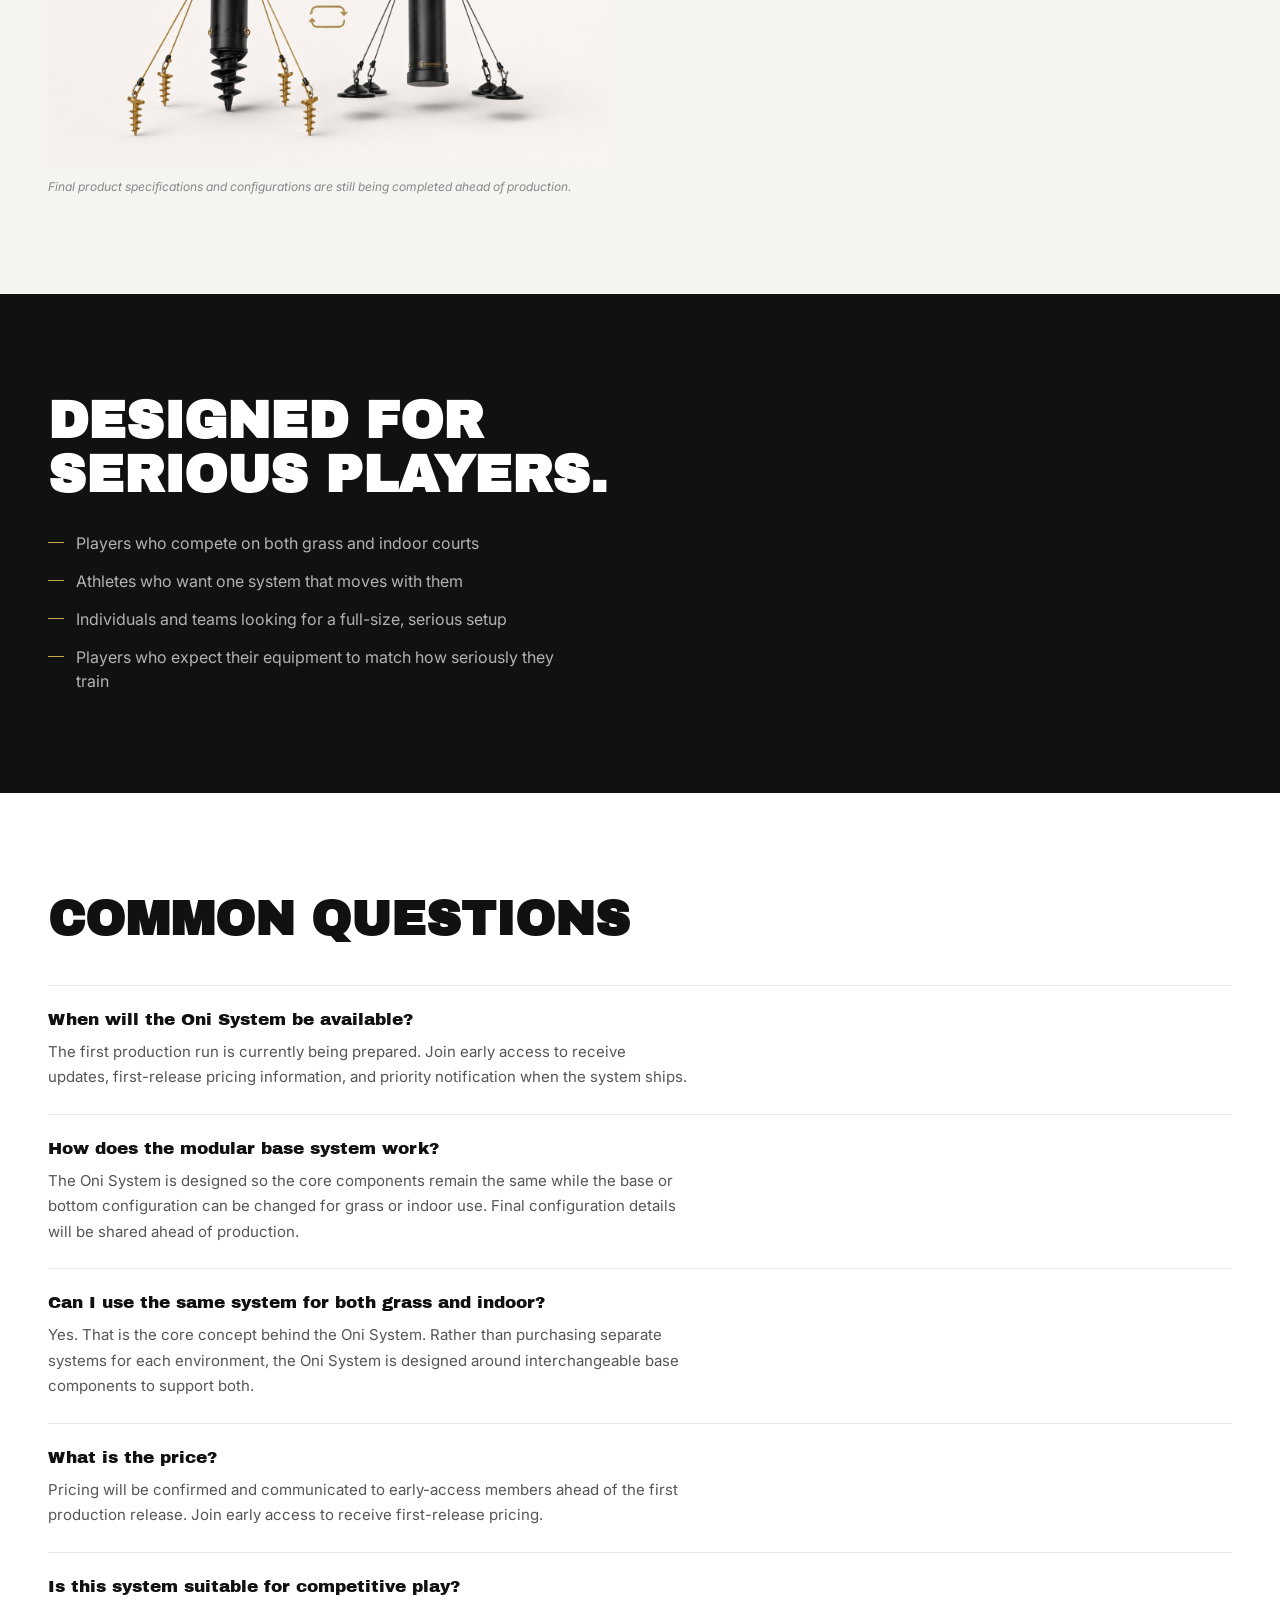
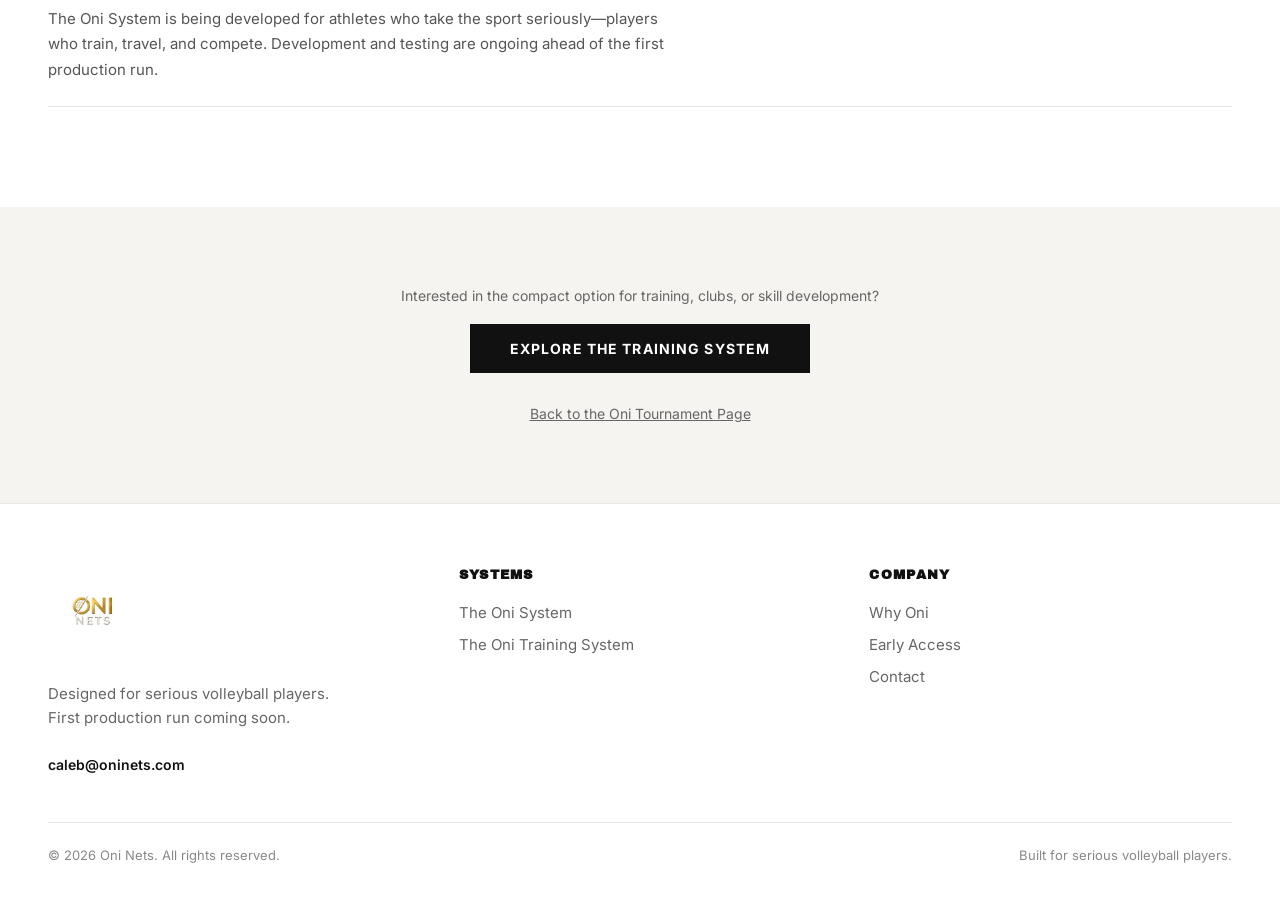
<file: products/oni-system.html>
<!DOCTYPE html>
<html lang="en">
<head>
<!-- Google Tag Manager -->
<script>(function(w,d,s,l,i){w[l]=w[l]||[];w[l].push({'gtm.start':
new Date().getTime(),event:'gtm.js'});var f=d.getElementsByTagName(s)[0],
j=d.createElement(s),dl=l!='dataLayer'?'&l='+l:'';j.async=true;j.src=
'https://www.googletagmanager.com/gtm.js?id='+i+dl;f.parentNode.insertBefore(j,f);
})(window,document,'script','dataLayer','GTM-PHPZX2M5');</script>
<!-- End Google Tag Manager -->
<!-- Google Analytics -->
<script async src="https://www.googletagmanager.com/gtag/js?id=G-G3CRYL9ZQN"></script>
<script>
  window.dataLayer = window.dataLayer || [];
  function gtag(){dataLayer.push(arguments);}
  gtag('js', new Date());
  gtag('config', 'G-G3CRYL9ZQN');
</script>

  <meta charset="UTF-8" />
  <meta name="viewport" content="width=device-width, initial-scale=1.0" />
  <title>The Oni System — Oni Nets</title>
  <meta name="description" content="The full-size Oni System is designed around interchangeable base components for grass and indoor court use. One modular platform for serious volleyball players." />
  <link rel="canonical" href="https://oninets.com/products/oni-system" />

  <meta property="og:title" content="The Oni System — Oni Nets" />
  <meta property="og:description" content="One modular platform for grass and indoor play. The full-size Oni System is being developed for athletes who want versatile, serious equipment." />
  <meta property="og:url" content="https://oninets.com/products/oni-system" />
  <meta property="og:type" content="product" />

  <link rel="stylesheet" href="../shared.css" />
  <style>
    body { padding-top: 80px; }

    /* Slim nav to match california page */
    nav { height: 80px; padding: 0 48px; }
    .nav-logo img { height: 72px; }
    .nav-links { gap: 32px; }
    .nav-links a { font-size: 13px; letter-spacing: 0.04em; text-transform: uppercase; }
    .nav-cta { padding: 8px 20px; font-size: 12px; }

    @media (max-width: 768px) {
      nav { height: 72px; padding: 0 20px; }
      .nav-logo img { height: 60px; }
      body { padding-top: 72px; }
    }

    /* ── PRODUCT HERO ── */
    .product-hero {
      background: var(--black);
      padding: 80px 24px;
      display: flex;
      flex-direction: column;
      gap: 48px;
    }
    .product-hero-img {
      width: 100%;
      aspect-ratio: 4 / 3;
      object-fit: contain;
      background: #181818;
      padding: 40px;
    }
    .product-eyebrow {
      font-size: 11px;
      font-weight: 700;
      letter-spacing: 0.22em;
      text-transform: uppercase;
      color: var(--gold);
      margin-bottom: 12px;
    }
    .product-name {
      font-family: 'Archivo Black', sans-serif;
      font-size: clamp(36px, 8vw, 72px);
      color: var(--white);
      line-height: 1.0;
      margin-bottom: 8px;
    }
    .product-descriptor {
      font-size: 13px;
      font-weight: 700;
      letter-spacing: 0.08em;
      text-transform: uppercase;
      color: var(--gold);
      margin-bottom: 24px;
    }
    .product-intro {
      font-size: 17px;
      color: rgba(255,255,255,0.68);
      line-height: 1.78;
      margin-bottom: 32px;
      max-width: 520px;
    }
    .status-note {
      display: inline-block;
      padding: 10px 18px;
      border: 1px solid rgba(201,168,76,0.35);
      background: rgba(201,168,76,0.07);
      font-size: 13px;
      color: rgba(255,255,255,0.55);
      margin-bottom: 32px;
      line-height: 1.5;
    }

    /* ── MODULAR CONCEPT ── */
    .modular-band {
      background: var(--off-white);
      padding: 72px 24px;
    }
    .modular-band-headline {
      font-family: 'Archivo Black', sans-serif;
      font-size: clamp(28px, 6vw, 52px);
      line-height: 1.05;
      margin-bottom: 20px;
      max-width: 640px;
    }
    .modular-band-body {
      font-size: 16px;
      color: #444;
      line-height: 1.75;
      max-width: 580px;
      margin-bottom: 40px;
    }
    .config-grid {
      display: flex;
      flex-direction: column;
      gap: 16px;
      max-width: 720px;
    }
    .config-card {
      background: var(--white);
      border: 1px solid var(--light-gray);
      padding: 28px 24px;
    }
    .config-label {
      font-size: 11px;
      font-weight: 700;
      letter-spacing: 0.2em;
      text-transform: uppercase;
      color: var(--gold);
      margin-bottom: 8px;
    }
    .config-name {
      font-family: 'Archivo Black', sans-serif;
      font-size: 22px;
      margin-bottom: 8px;
    }
    .config-desc {
      font-size: 14px;
      color: #555;
      line-height: 1.65;
    }
    .modular-swap-img {
      width: 100%;
      max-width: 560px;
      aspect-ratio: 4 / 3;
      object-fit: cover;
      display: block;
      margin-top: 36px;
    }

    /* ── WHO IT'S FOR ── */
    .for-section {
      background: var(--black);
      padding: 72px 24px;
    }
    .for-headline {
      font-family: 'Archivo Black', sans-serif;
      font-size: clamp(28px, 6vw, 52px);
      color: var(--white);
      line-height: 1.05;
      margin-bottom: 28px;
    }
    .for-list {
      list-style: none;
      display: flex;
      flex-direction: column;
      gap: 14px;
      max-width: 520px;
    }
    .for-list li {
      font-size: 16px;
      color: rgba(255,255,255,0.68);
      display: flex;
      gap: 12px;
      align-items: flex-start;
      line-height: 1.5;
    }
    .for-list li::before {
      content: '';
      width: 16px;
      height: 1px;
      background: var(--gold);
      flex-shrink: 0;
      margin-top: 11px;
    }

    /* ── FAQ ── */
    .faq-section {
      background: var(--white);
      padding: 72px 24px;
    }
    .faq-section-title {
      font-family: 'Archivo Black', sans-serif;
      font-size: clamp(28px, 5vw, 48px);
      margin-bottom: 40px;
    }
    .faq-item {
      border-top: 1px solid var(--light-gray);
      padding: 24px 0;
    }
    .faq-item:last-child { border-bottom: 1px solid var(--light-gray); }
    .faq-q {
      font-family: 'Archivo Black', sans-serif;
      font-size: 17px;
      margin-bottom: 10px;
    }
    .faq-a {
      font-size: 15px;
      color: #555;
      line-height: 1.7;
      max-width: 640px;
    }

    /* ── BACK CTA ── */
    .back-section {
      background: var(--off-white);
      padding: 64px 24px;
      text-align: center;
    }
    .back-section p {
      font-size: 14px;
      color: #666;
      margin-bottom: 20px;
    }

    @media (min-width: 768px) {
      .product-hero {
        flex-direction: row;
        align-items: flex-start;
        gap: 72px;
        padding: 80px 48px;
      }
      .product-hero-img { width: 44%; flex-shrink: 0; }
      .product-hero-info { flex: 1; }
      .modular-band { padding: 100px 48px; }
      .config-grid { flex-direction: row; }
      .config-card { flex: 1; }
      .for-section { padding: 100px 48px; }
      .faq-section { padding: 100px 48px; }
      .back-section { padding: 80px 48px; }
    }
  </style>
</head>
<body>

<!-- Google Tag Manager (noscript) -->
<noscript><iframe src="https://www.googletagmanager.com/ns.html?id=GTM-PHPZX2M5"
height="0" width="0" style="display:none;visibility:hidden"></iframe></noscript>

<!-- NAV -->
<nav>
  <a class="nav-logo" href="/">
    <img src="../images/main-logo.png" alt="Oni Nets" />
  </a>
  <ul class="nav-links">
    <li><a href="oni-system">The Oni System</a></li>
    <li><a href="training-system">Training System</a></li>
    <li><a href="/#why-oni">Why Oni</a></li>
  </ul>
  <div class="nav-actions">
    <a href="/california#early-access" class="nav-cta">Join Early Access</a>
  </div>
</nav>

<!-- PRODUCT HERO -->
<section class="product-hero">
  <img
    src="../images/net-white.png"
    alt="The Oni System"
    class="product-hero-img"
  />
  <div class="product-hero-info">
    <p class="product-eyebrow">System 01</p>
    <h1 class="product-name">THE ONI SYSTEM</h1>
    <p class="product-descriptor">Full-Size Competition System</p>
    <p class="product-intro">A full-size volleyball system designed around interchangeable base components, so the same platform can move between grass and indoor court environments without requiring two completely separate systems.</p>
    <div class="status-note">Currently being prepared for first production release. Join early access for updates and first-release pricing.</div>
    <a href="/california#early-access" class="btn-gold">Join Early Access</a>
  </div>
</section>

<!-- MODULAR CONCEPT -->
<section class="modular-band">
  <h2 class="modular-band-headline">ONE PLATFORM. TWO ENVIRONMENTS.</h2>
  <p class="modular-band-body">The Oni System is built around the idea that serious volleyball players shouldn't need to purchase a completely different system every time the court changes. The core system stays the same. The base configuration adapts.</p>

  <div class="config-grid">
    <div class="config-card">
      <div class="config-label">Configuration 01</div>
      <div class="config-name">Grass Configuration</div>
      <p class="config-desc">Designed for outdoor grass play. The base component is suited for grass court environments where players compete outdoors.</p>
    </div>
    <div class="config-card">
      <div class="config-label">Configuration 02</div>
      <div class="config-name">Indoor Configuration</div>
      <p class="config-desc">Designed for indoor court play. The same system transitions to an indoor base configuration without replacing the core components.</p>
    </div>
  </div>

  <img
    src="../images/closeupchangebottoms.jpg"
    alt="Oni System base component detail"
    class="modular-swap-img"
    loading="lazy"
  />
  <p style="font-size:12px;color:#888;margin-top:12px;font-style:italic;">Final product specifications and configurations are still being completed ahead of production.</p>
</section>

<!-- WHO IT'S FOR -->
<section class="for-section">
  <h2 class="for-headline">DESIGNED FOR<br>SERIOUS PLAYERS.</h2>
  <ul class="for-list">
    <li>Players who compete on both grass and indoor courts</li>
    <li>Athletes who want one system that moves with them</li>
    <li>Individuals and teams looking for a full-size, serious setup</li>
    <li>Players who expect their equipment to match how seriously they train</li>
  </ul>
</section>

<!-- FAQ -->
<section class="faq-section">
  <h2 class="faq-section-title">COMMON QUESTIONS</h2>

  <div class="faq-item">
    <div class="faq-q">When will the Oni System be available?</div>
    <p class="faq-a">The first production run is currently being prepared. Join early access to receive updates, first-release pricing information, and priority notification when the system ships.</p>
  </div>

  <div class="faq-item">
    <div class="faq-q">How does the modular base system work?</div>
    <p class="faq-a">The Oni System is designed so the core components remain the same while the base or bottom configuration can be changed for grass or indoor use. Final configuration details will be shared ahead of production.</p>
  </div>

  <div class="faq-item">
    <div class="faq-q">Can I use the same system for both grass and indoor?</div>
    <p class="faq-a">Yes. That is the core concept behind the Oni System. Rather than purchasing separate systems for each environment, the Oni System is designed around interchangeable base components to support both.</p>
  </div>

  <div class="faq-item">
    <div class="faq-q">What is the price?</div>
    <p class="faq-a">Pricing will be confirmed and communicated to early-access members ahead of the first production release. Join early access to receive first-release pricing.</p>
  </div>

  <div class="faq-item">
    <div class="faq-q">Is this system suitable for competitive play?</div>
    <p class="faq-a">The Oni System is being developed for athletes who take the sport seriously—players who train, travel, and compete. Development and testing are ongoing ahead of the first production run.</p>
  </div>
</section>

<!-- BACK / CTA -->
<section class="back-section">
  <p>Interested in the compact option for training, clubs, or skill development?</p>
  <a href="training-system" class="btn-primary" style="margin-bottom:20px;display:inline-flex;">Explore the Training System</a>
  <br />
  <a href="/california" style="font-size:14px;color:#666;text-decoration:underline;margin-top:12px;display:inline-block;">Back to the Oni Tournament Page</a>
</section>

<!-- FOOTER -->
<footer>
  <div class="footer-inner">
    <div>
      <div class="footer-logo">
        <img src="../images/main-logo.png" alt="Oni Nets" />
      </div>
      <p class="footer-tagline">Designed for serious volleyball players.<br>First production run coming soon.</p>
      <a href="mailto:caleb@oninets.com" class="footer-email">caleb@oninets.com</a>
    </div>
    <div class="footer-col">
      <h4>Systems</h4>
      <ul>
        <li><a href="oni-system">The Oni System</a></li>
        <li><a href="training-system">The Oni Training System</a></li>
      </ul>
    </div>
    <div class="footer-col">
      <h4>Company</h4>
      <ul>
        <li><a href="/#why-oni">Why Oni</a></li>
        <li><a href="/california#early-access">Early Access</a></li>
        <li><a href="mailto:caleb@oninets.com">Contact</a></li>
      </ul>
    </div>
  </div>
  <div class="footer-bottom">
    <span>© 2026 Oni Nets. All rights reserved.</span>
    <span>Built for serious volleyball players.</span>
  </div>
</footer>

</body>
</html>
</file>
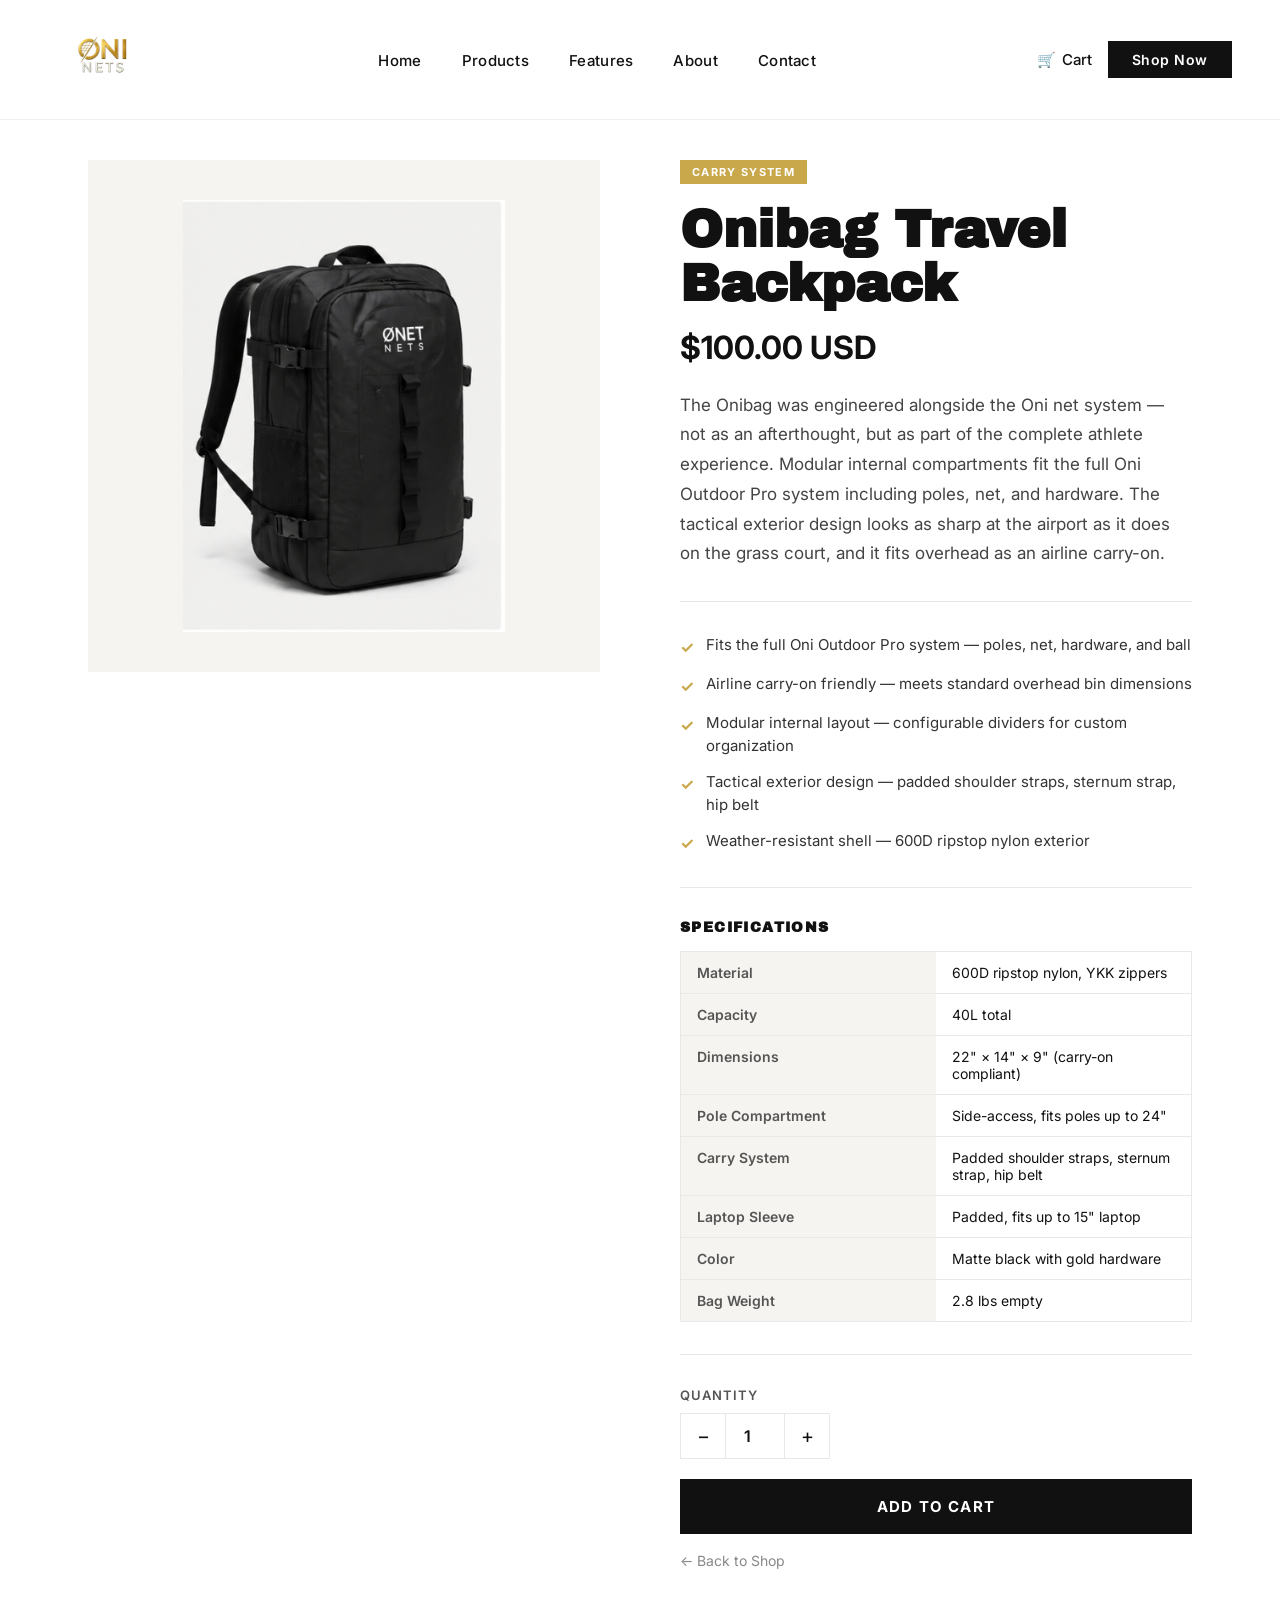
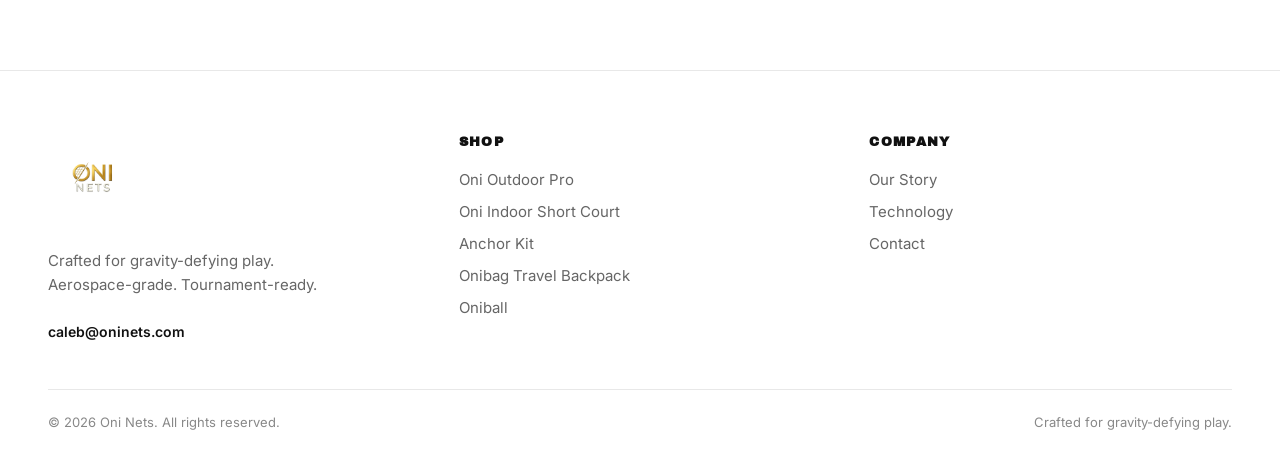
<file: products/onibag.html>
<!DOCTYPE html>
<html lang="en">
<head>
<!-- Google Tag Manager -->
<script>(function(w,d,s,l,i){w[l]=w[l]||[];w[l].push({'gtm.start':
new Date().getTime(),event:'gtm.js'});var f=d.getElementsByTagName(s)[0],
j=d.createElement(s),dl=l!='dataLayer'?'&l='+l:'';j.async=true;j.src=
'https://www.googletagmanager.com/gtm.js?id='+i+dl;f.parentNode.insertBefore(j,f);
})(window,document,'script','dataLayer','GTM-PHPZX2M5');</script>
<!-- End Google Tag Manager -->
<!-- Google tag (gtag.js) -->
<script async src="https://www.googletagmanager.com/gtag/js?id=G-G3CRYL9ZQN"></script>
<script>
  window.dataLayer = window.dataLayer || [];
  function gtag(){dataLayer.push(arguments);}
  gtag('js', new Date());

  gtag('config', 'G-G3CRYL9ZQN');
</script>
  <meta charset="UTF-8" />
  <meta name="robots" content="noindex, nofollow" />
  <meta name="viewport" content="width=device-width, initial-scale=1.0" />
  <title>Onibag Travel Backpack — Oni Nets</title>
  <link rel="stylesheet" href="../shared.css" />
  <style>
    body { padding-top: 100px; }

    .product-page {
      max-width: 1200px;
      margin: 0 auto;
      padding: 60px 48px 100px;
      display: grid;
      grid-template-columns: 1fr 1fr;
      gap: 80px;
      align-items: start;
    }

    .product-image-wrap {
      aspect-ratio: 1 / 1;
      background: var(--off-white);
      padding: 40px;
      display: flex;
      align-items: center;
      justify-content: center;
      position: sticky;
      top: 120px;
    }

    .product-image-wrap img {
      width: 100%;
      height: 100%;
      object-fit: contain;
    }

    .product-label {
      display: inline-block;
      background: var(--gold);
      color: var(--white);
      font-size: 11px;
      font-weight: 700;
      letter-spacing: 0.12em;
      text-transform: uppercase;
      padding: 5px 12px;
      margin-bottom: 20px;
    }

    .product-title {
      font-family: 'Archivo Black', sans-serif;
      font-size: clamp(32px, 4vw, 52px);
      line-height: 1.05;
      margin-bottom: 16px;
    }

    .product-price {
      font-size: 32px;
      font-weight: 700;
      color: var(--black);
      margin-bottom: 24px;
    }

    .product-description {
      font-size: 17px;
      line-height: 1.75;
      color: #444;
      margin-bottom: 32px;
    }

    .divider {
      border: none;
      border-top: 1px solid var(--light-gray);
      margin: 32px 0;
    }

    .features-list {
      list-style: none;
      display: flex;
      flex-direction: column;
      gap: 14px;
      margin-bottom: 32px;
    }

    .features-list li {
      display: flex;
      align-items: flex-start;
      gap: 12px;
      font-size: 15px;
      line-height: 1.5;
      color: #333;
    }

    .features-list li .check {
      color: var(--gold);
      font-weight: 700;
      font-size: 16px;
      flex-shrink: 0;
      margin-top: 1px;
    }

    .specs-section h3 {
      font-family: 'Archivo Black', sans-serif;
      font-size: 14px;
      letter-spacing: 0.1em;
      text-transform: uppercase;
      margin-bottom: 16px;
    }

    .specs-grid {
      display: grid;
      grid-template-columns: 1fr 1fr;
      gap: 0;
      border: 1px solid var(--light-gray);
    }

    .spec-row { display: contents; }

    .spec-label, .spec-value {
      padding: 12px 16px;
      font-size: 14px;
      border-bottom: 1px solid var(--light-gray);
    }

    .spec-label {
      font-weight: 600;
      color: #555;
      background: var(--off-white);
    }

    .spec-value { color: var(--black); }

    .spec-row:last-child .spec-label,
    .spec-row:last-child .spec-value { border-bottom: none; }

    .qty-section { margin-bottom: 20px; }

    .qty-label {
      font-size: 13px;
      font-weight: 600;
      letter-spacing: 0.08em;
      text-transform: uppercase;
      margin-bottom: 10px;
      color: #555;
    }

    .qty-controls {
      display: flex;
      align-items: center;
      width: fit-content;
      border: 1px solid var(--light-gray);
    }

    .qty-btn {
      width: 44px;
      height: 44px;
      background: var(--white);
      border: none;
      font-size: 20px;
      cursor: pointer;
      display: flex;
      align-items: center;
      justify-content: center;
      color: var(--black);
      transition: background 0.2s;
      font-family: 'Inter', sans-serif;
    }

    .qty-btn:hover { background: var(--off-white); }

    .qty-input {
      width: 60px;
      height: 44px;
      border: none;
      border-left: 1px solid var(--light-gray);
      border-right: 1px solid var(--light-gray);
      text-align: center;
      font-family: 'Inter', sans-serif;
      font-size: 16px;
      font-weight: 600;
      color: var(--black);
      background: var(--white);
      outline: none;
    }

    .add-to-cart-btn {
      width: 100%;
      padding: 18px 40px;
      background: var(--black);
      color: var(--white);
      font-family: 'Inter', sans-serif;
      font-size: 15px;
      font-weight: 700;
      letter-spacing: 0.08em;
      text-transform: uppercase;
      border: none;
      cursor: pointer;
      transition: background 0.2s, color 0.2s;
      margin-bottom: 16px;
    }

    .add-to-cart-btn:hover { background: var(--gold); color: var(--black); }

    .back-link {
      display: inline-flex;
      align-items: center;
      gap: 6px;
      font-size: 14px;
      color: var(--gray);
      text-decoration: none;
      transition: color 0.2s;
    }

    .back-link:hover { color: var(--black); }

    .cart-confirm {
      display: none;
      align-items: center;
      gap: 8px;
      padding: 12px 16px;
      background: #f0f7f0;
      border: 1px solid #c3e0c3;
      color: #2d6a2d;
      font-size: 14px;
      font-weight: 600;
      margin-bottom: 16px;
    }

    @media (max-width: 768px) {
      .product-page {
        grid-template-columns: 1fr;
        gap: 40px;
        padding: 40px 20px 80px;
      }

      .product-image-wrap { position: static; }
      .specs-grid { grid-template-columns: 1fr; }
      .spec-label { border-bottom: none; padding-bottom: 4px; }
      .spec-value { padding-top: 4px; }
    }
  </style>
</head>
<body>
<!-- Google Tag Manager (noscript) -->
<noscript><iframe src="https://www.googletagmanager.com/ns.html?id=GTM-PHPZX2M5"
height="0" width="0" style="display:none;visibility:hidden"></iframe></noscript>
<!-- End Google Tag Manager (noscript) -->

  <nav>
    <a class="nav-logo" href="../index.html">
      <img src="/images/main-logo.png" alt="Oni Nets" />
    </a>
    <ul class="nav-links">
      <li><a href="../index.html">Home</a></li>
      <li><a href="../index.html#products">Products</a></li>
      <li><a href="../index.html#features">Features</a></li>
      <li><a href="../index.html#about">About</a></li>
      <li><a href="../index.html#contact">Contact</a></li>
    </ul>
    <div class="nav-actions">
      <a href="../cart.html" class="cart-icon">
        🛒 <span>Cart</span>
        <span id="cart-badge">0</span>
      </a>
      <a href="../index.html#products" class="nav-cta">Shop Now</a>
    </div>
  </nav>

  <main class="product-page">
    <div class="product-image-wrap">
      <img src="../images/backpack.png" alt="Onibag Travel Backpack" />
    </div>

    <div class="product-detail">
      <span class="product-label">Carry System</span>
      <h1 class="product-title">Onibag Travel Backpack</h1>
      <div class="product-price">$100.00 USD</div>
      <p class="product-description">
        The Onibag was engineered alongside the Oni net system — not as an afterthought, but as part of the complete athlete experience. Modular internal compartments fit the full Oni Outdoor Pro system including poles, net, and hardware. The tactical exterior design looks as sharp at the airport as it does on the grass court, and it fits overhead as an airline carry-on.
      </p>

      <hr class="divider" />

      <ul class="features-list">
        <li><span class="check">✓</span> Fits the full Oni Outdoor Pro system — poles, net, hardware, and ball</li>
        <li><span class="check">✓</span> Airline carry-on friendly — meets standard overhead bin dimensions</li>
        <li><span class="check">✓</span> Modular internal layout — configurable dividers for custom organization</li>
        <li><span class="check">✓</span> Tactical exterior design — padded shoulder straps, sternum strap, hip belt</li>
        <li><span class="check">✓</span> Weather-resistant shell — 600D ripstop nylon exterior</li>
      </ul>

      <hr class="divider" />

      <div class="specs-section">
        <h3>Specifications</h3>
        <div class="specs-grid">
          <div class="spec-row">
            <div class="spec-label">Material</div>
            <div class="spec-value">600D ripstop nylon, YKK zippers</div>
          </div>
          <div class="spec-row">
            <div class="spec-label">Capacity</div>
            <div class="spec-value">40L total</div>
          </div>
          <div class="spec-row">
            <div class="spec-label">Dimensions</div>
            <div class="spec-value">22" × 14" × 9" (carry-on compliant)</div>
          </div>
          <div class="spec-row">
            <div class="spec-label">Pole Compartment</div>
            <div class="spec-value">Side-access, fits poles up to 24"</div>
          </div>
          <div class="spec-row">
            <div class="spec-label">Carry System</div>
            <div class="spec-value">Padded shoulder straps, sternum strap, hip belt</div>
          </div>
          <div class="spec-row">
            <div class="spec-label">Laptop Sleeve</div>
            <div class="spec-value">Padded, fits up to 15" laptop</div>
          </div>
          <div class="spec-row">
            <div class="spec-label">Color</div>
            <div class="spec-value">Matte black with gold hardware</div>
          </div>
          <div class="spec-row">
            <div class="spec-label">Bag Weight</div>
            <div class="spec-value">2.8 lbs empty</div>
          </div>
        </div>
      </div>

      <hr class="divider" />

      <div class="qty-section">
        <div class="qty-label">Quantity</div>
        <div class="qty-controls">
          <button class="qty-btn" id="qty-minus" aria-label="Decrease quantity">−</button>
          <input class="qty-input" type="number" id="qty-input" value="1" min="1" max="99" />
          <button class="qty-btn" id="qty-plus" aria-label="Increase quantity">+</button>
        </div>
      </div>

      <div class="cart-confirm" id="cart-confirm">✓ Added to cart!</div>

      <button class="add-to-cart-btn" id="add-to-cart">Add to Cart</button>

      <a href="../index.html#products" class="back-link">← Back to Shop</a>
    </div>
  </main>

  <footer>
    <div class="footer-inner">
      <div>
        <div class="footer-logo"><img src="/images/main-logo.png" alt="Oni Nets" /></div>
        <p class="footer-tagline">Crafted for gravity-defying play.<br>Aerospace-grade. Tournament-ready.</p>
        <a href="mailto:caleb@oninets.com" class="footer-email">caleb@oninets.com</a>
      </div>
      <div class="footer-col">
        <h4>Shop</h4>
        <ul>
          <li><a href="outdoor-pro.html">Oni Outdoor Pro</a></li>
          <li><a href="indoor-short-court.html">Oni Indoor Short Court</a></li>
          <li><a href="anchor-kit.html">Anchor Kit</a></li>
          <li><a href="onibag.html">Onibag Travel Backpack</a></li>
          <li><a href="oniball.html">Oniball</a></li>
        </ul>
      </div>
      <div class="footer-col">
        <h4>Company</h4>
        <ul>
          <li><a href="../index.html#about">Our Story</a></li>
          <li><a href="../index.html#features">Technology</a></li>
          <li><a href="mailto:caleb@oninets.com">Contact</a></li>
        </ul>
      </div>
    </div>
    <div class="footer-bottom">
      <span>© 2026 Oni Nets. All rights reserved.</span>
      <span>Crafted for gravity-defying play.</span>
    </div>
  </footer>

  <script src="../js/cart.js"></script>
  <script>
    document.addEventListener('DOMContentLoaded', function () {
      Cart.updateBadge();

      const qtyInput = document.getElementById('qty-input');
      const qtyMinus = document.getElementById('qty-minus');
      const qtyPlus = document.getElementById('qty-plus');
      const addBtn = document.getElementById('add-to-cart');
      const confirm = document.getElementById('cart-confirm');

      qtyMinus.addEventListener('click', function () {
        const val = parseInt(qtyInput.value, 10);
        if (val > 1) qtyInput.value = val - 1;
      });

      qtyPlus.addEventListener('click', function () {
        const val = parseInt(qtyInput.value, 10);
        qtyInput.value = val + 1;
      });

      addBtn.addEventListener('click', function () {
        const qty = Math.max(1, parseInt(qtyInput.value, 10) || 1);
        Cart.add({
          id: 'onibag',
          name: 'Onibag Travel Backpack',
          price: 100,
          image: '../images/backpack.png',
          qty: qty
        });
        confirm.style.display = 'flex';
        setTimeout(function () {
          confirm.style.display = 'none';
        }, 2000);
      });
    });
  </script>
</body>
</html>
</file>
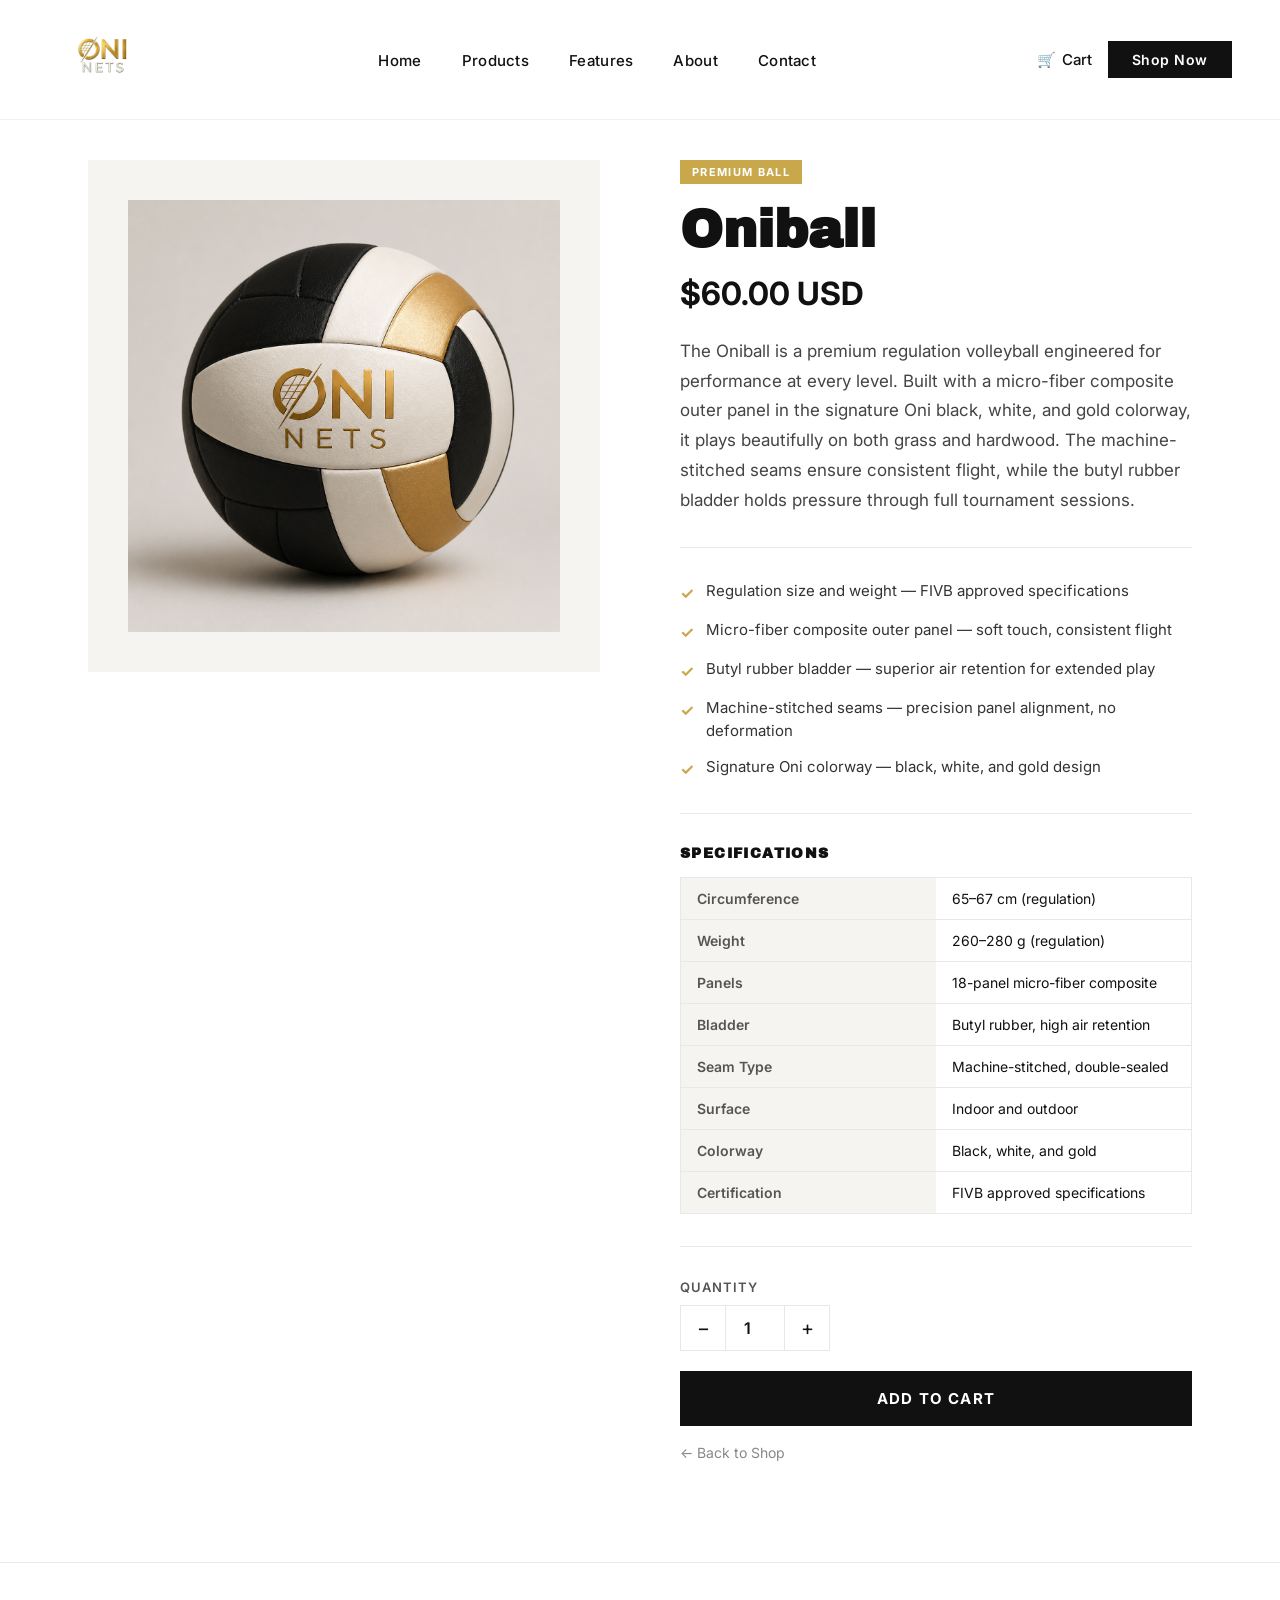
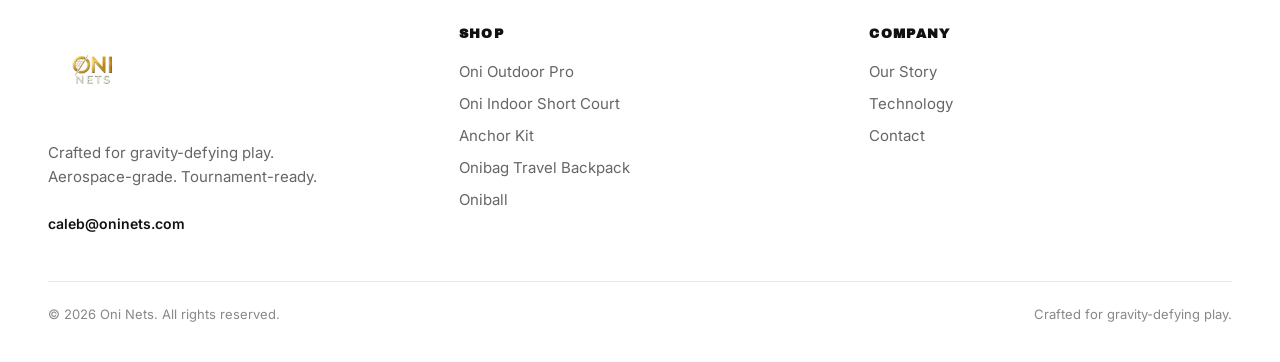
<file: products/oniball.html>
<!DOCTYPE html>
<html lang="en">
<head>
<!-- Google Tag Manager -->
<script>(function(w,d,s,l,i){w[l]=w[l]||[];w[l].push({'gtm.start':
new Date().getTime(),event:'gtm.js'});var f=d.getElementsByTagName(s)[0],
j=d.createElement(s),dl=l!='dataLayer'?'&l='+l:'';j.async=true;j.src=
'https://www.googletagmanager.com/gtm.js?id='+i+dl;f.parentNode.insertBefore(j,f);
})(window,document,'script','dataLayer','GTM-PHPZX2M5');</script>
<!-- End Google Tag Manager -->
<!-- Google tag (gtag.js) -->
<script async src="https://www.googletagmanager.com/gtag/js?id=G-G3CRYL9ZQN"></script>
<script>
  window.dataLayer = window.dataLayer || [];
  function gtag(){dataLayer.push(arguments);}
  gtag('js', new Date());

  gtag('config', 'G-G3CRYL9ZQN');
</script>
  <meta charset="UTF-8" />
  <meta name="robots" content="noindex, nofollow" />
  <meta name="viewport" content="width=device-width, initial-scale=1.0" />
  <title>Oniball — Oni Nets</title>
  <link rel="stylesheet" href="../shared.css" />
  <style>
    body { padding-top: 100px; }

    .product-page {
      max-width: 1200px;
      margin: 0 auto;
      padding: 60px 48px 100px;
      display: grid;
      grid-template-columns: 1fr 1fr;
      gap: 80px;
      align-items: start;
    }

    .product-image-wrap {
      aspect-ratio: 1 / 1;
      background: var(--off-white);
      padding: 40px;
      display: flex;
      align-items: center;
      justify-content: center;
      position: sticky;
      top: 120px;
    }

    .product-image-wrap img {
      width: 100%;
      height: 100%;
      object-fit: contain;
    }

    .product-label {
      display: inline-block;
      background: var(--gold);
      color: var(--white);
      font-size: 11px;
      font-weight: 700;
      letter-spacing: 0.12em;
      text-transform: uppercase;
      padding: 5px 12px;
      margin-bottom: 20px;
    }

    .product-title {
      font-family: 'Archivo Black', sans-serif;
      font-size: clamp(32px, 4vw, 52px);
      line-height: 1.05;
      margin-bottom: 16px;
    }

    .product-price {
      font-size: 32px;
      font-weight: 700;
      color: var(--black);
      margin-bottom: 24px;
    }

    .product-description {
      font-size: 17px;
      line-height: 1.75;
      color: #444;
      margin-bottom: 32px;
    }

    .divider {
      border: none;
      border-top: 1px solid var(--light-gray);
      margin: 32px 0;
    }

    .features-list {
      list-style: none;
      display: flex;
      flex-direction: column;
      gap: 14px;
      margin-bottom: 32px;
    }

    .features-list li {
      display: flex;
      align-items: flex-start;
      gap: 12px;
      font-size: 15px;
      line-height: 1.5;
      color: #333;
    }

    .features-list li .check {
      color: var(--gold);
      font-weight: 700;
      font-size: 16px;
      flex-shrink: 0;
      margin-top: 1px;
    }

    .specs-section h3 {
      font-family: 'Archivo Black', sans-serif;
      font-size: 14px;
      letter-spacing: 0.1em;
      text-transform: uppercase;
      margin-bottom: 16px;
    }

    .specs-grid {
      display: grid;
      grid-template-columns: 1fr 1fr;
      gap: 0;
      border: 1px solid var(--light-gray);
    }

    .spec-row { display: contents; }

    .spec-label, .spec-value {
      padding: 12px 16px;
      font-size: 14px;
      border-bottom: 1px solid var(--light-gray);
    }

    .spec-label {
      font-weight: 600;
      color: #555;
      background: var(--off-white);
    }

    .spec-value { color: var(--black); }

    .spec-row:last-child .spec-label,
    .spec-row:last-child .spec-value { border-bottom: none; }

    .qty-section { margin-bottom: 20px; }

    .qty-label {
      font-size: 13px;
      font-weight: 600;
      letter-spacing: 0.08em;
      text-transform: uppercase;
      margin-bottom: 10px;
      color: #555;
    }

    .qty-controls {
      display: flex;
      align-items: center;
      width: fit-content;
      border: 1px solid var(--light-gray);
    }

    .qty-btn {
      width: 44px;
      height: 44px;
      background: var(--white);
      border: none;
      font-size: 20px;
      cursor: pointer;
      display: flex;
      align-items: center;
      justify-content: center;
      color: var(--black);
      transition: background 0.2s;
      font-family: 'Inter', sans-serif;
    }

    .qty-btn:hover { background: var(--off-white); }

    .qty-input {
      width: 60px;
      height: 44px;
      border: none;
      border-left: 1px solid var(--light-gray);
      border-right: 1px solid var(--light-gray);
      text-align: center;
      font-family: 'Inter', sans-serif;
      font-size: 16px;
      font-weight: 600;
      color: var(--black);
      background: var(--white);
      outline: none;
    }

    .add-to-cart-btn {
      width: 100%;
      padding: 18px 40px;
      background: var(--black);
      color: var(--white);
      font-family: 'Inter', sans-serif;
      font-size: 15px;
      font-weight: 700;
      letter-spacing: 0.08em;
      text-transform: uppercase;
      border: none;
      cursor: pointer;
      transition: background 0.2s, color 0.2s;
      margin-bottom: 16px;
    }

    .add-to-cart-btn:hover { background: var(--gold); color: var(--black); }

    .back-link {
      display: inline-flex;
      align-items: center;
      gap: 6px;
      font-size: 14px;
      color: var(--gray);
      text-decoration: none;
      transition: color 0.2s;
    }

    .back-link:hover { color: var(--black); }

    .cart-confirm {
      display: none;
      align-items: center;
      gap: 8px;
      padding: 12px 16px;
      background: #f0f7f0;
      border: 1px solid #c3e0c3;
      color: #2d6a2d;
      font-size: 14px;
      font-weight: 600;
      margin-bottom: 16px;
    }

    @media (max-width: 768px) {
      .product-page {
        grid-template-columns: 1fr;
        gap: 40px;
        padding: 40px 20px 80px;
      }

      .product-image-wrap { position: static; }
      .specs-grid { grid-template-columns: 1fr; }
      .spec-label { border-bottom: none; padding-bottom: 4px; }
      .spec-value { padding-top: 4px; }
    }
  </style>
</head>
<body>
<!-- Google Tag Manager (noscript) -->
<noscript><iframe src="https://www.googletagmanager.com/ns.html?id=GTM-PHPZX2M5"
height="0" width="0" style="display:none;visibility:hidden"></iframe></noscript>
<!-- End Google Tag Manager (noscript) -->

  <nav>
    <a class="nav-logo" href="../index.html">
      <img src="/images/main-logo.png" alt="Oni Nets" />
    </a>
    <ul class="nav-links">
      <li><a href="../index.html">Home</a></li>
      <li><a href="../index.html#products">Products</a></li>
      <li><a href="../index.html#features">Features</a></li>
      <li><a href="../index.html#about">About</a></li>
      <li><a href="../index.html#contact">Contact</a></li>
    </ul>
    <div class="nav-actions">
      <a href="../cart.html" class="cart-icon">
        🛒 <span>Cart</span>
        <span id="cart-badge">0</span>
      </a>
      <a href="../index.html#products" class="nav-cta">Shop Now</a>
    </div>
  </nav>

  <main class="product-page">
    <div class="product-image-wrap">
      <img src="../images/ball.png" alt="Oniball Volleyball" />
    </div>

    <div class="product-detail">
      <span class="product-label">Premium Ball</span>
      <h1 class="product-title">Oniball</h1>
      <div class="product-price">$60.00 USD</div>
      <p class="product-description">
        The Oniball is a premium regulation volleyball engineered for performance at every level. Built with a micro-fiber composite outer panel in the signature Oni black, white, and gold colorway, it plays beautifully on both grass and hardwood. The machine-stitched seams ensure consistent flight, while the butyl rubber bladder holds pressure through full tournament sessions.
      </p>

      <hr class="divider" />

      <ul class="features-list">
        <li><span class="check">✓</span> Regulation size and weight — FIVB approved specifications</li>
        <li><span class="check">✓</span> Micro-fiber composite outer panel — soft touch, consistent flight</li>
        <li><span class="check">✓</span> Butyl rubber bladder — superior air retention for extended play</li>
        <li><span class="check">✓</span> Machine-stitched seams — precision panel alignment, no deformation</li>
        <li><span class="check">✓</span> Signature Oni colorway — black, white, and gold design</li>
      </ul>

      <hr class="divider" />

      <div class="specs-section">
        <h3>Specifications</h3>
        <div class="specs-grid">
          <div class="spec-row">
            <div class="spec-label">Circumference</div>
            <div class="spec-value">65–67 cm (regulation)</div>
          </div>
          <div class="spec-row">
            <div class="spec-label">Weight</div>
            <div class="spec-value">260–280 g (regulation)</div>
          </div>
          <div class="spec-row">
            <div class="spec-label">Panels</div>
            <div class="spec-value">18-panel micro-fiber composite</div>
          </div>
          <div class="spec-row">
            <div class="spec-label">Bladder</div>
            <div class="spec-value">Butyl rubber, high air retention</div>
          </div>
          <div class="spec-row">
            <div class="spec-label">Seam Type</div>
            <div class="spec-value">Machine-stitched, double-sealed</div>
          </div>
          <div class="spec-row">
            <div class="spec-label">Surface</div>
            <div class="spec-value">Indoor and outdoor</div>
          </div>
          <div class="spec-row">
            <div class="spec-label">Colorway</div>
            <div class="spec-value">Black, white, and gold</div>
          </div>
          <div class="spec-row">
            <div class="spec-label">Certification</div>
            <div class="spec-value">FIVB approved specifications</div>
          </div>
        </div>
      </div>

      <hr class="divider" />

      <div class="qty-section">
        <div class="qty-label">Quantity</div>
        <div class="qty-controls">
          <button class="qty-btn" id="qty-minus" aria-label="Decrease quantity">−</button>
          <input class="qty-input" type="number" id="qty-input" value="1" min="1" max="99" />
          <button class="qty-btn" id="qty-plus" aria-label="Increase quantity">+</button>
        </div>
      </div>

      <div class="cart-confirm" id="cart-confirm">✓ Added to cart!</div>

      <button class="add-to-cart-btn" id="add-to-cart">Add to Cart</button>

      <a href="../index.html#products" class="back-link">← Back to Shop</a>
    </div>
  </main>

  <footer>
    <div class="footer-inner">
      <div>
        <div class="footer-logo"><img src="/images/main-logo.png" alt="Oni Nets" /></div>
        <p class="footer-tagline">Crafted for gravity-defying play.<br>Aerospace-grade. Tournament-ready.</p>
        <a href="mailto:caleb@oninets.com" class="footer-email">caleb@oninets.com</a>
      </div>
      <div class="footer-col">
        <h4>Shop</h4>
        <ul>
          <li><a href="outdoor-pro.html">Oni Outdoor Pro</a></li>
          <li><a href="indoor-short-court.html">Oni Indoor Short Court</a></li>
          <li><a href="anchor-kit.html">Anchor Kit</a></li>
          <li><a href="onibag.html">Onibag Travel Backpack</a></li>
          <li><a href="oniball.html">Oniball</a></li>
        </ul>
      </div>
      <div class="footer-col">
        <h4>Company</h4>
        <ul>
          <li><a href="../index.html#about">Our Story</a></li>
          <li><a href="../index.html#features">Technology</a></li>
          <li><a href="mailto:caleb@oninets.com">Contact</a></li>
        </ul>
      </div>
    </div>
    <div class="footer-bottom">
      <span>© 2026 Oni Nets. All rights reserved.</span>
      <span>Crafted for gravity-defying play.</span>
    </div>
  </footer>

  <script src="../js/cart.js"></script>
  <script>
    document.addEventListener('DOMContentLoaded', function () {
      Cart.updateBadge();

      const qtyInput = document.getElementById('qty-input');
      const qtyMinus = document.getElementById('qty-minus');
      const qtyPlus = document.getElementById('qty-plus');
      const addBtn = document.getElementById('add-to-cart');
      const confirm = document.getElementById('cart-confirm');

      qtyMinus.addEventListener('click', function () {
        const val = parseInt(qtyInput.value, 10);
        if (val > 1) qtyInput.value = val - 1;
      });

      qtyPlus.addEventListener('click', function () {
        const val = parseInt(qtyInput.value, 10);
        qtyInput.value = val + 1;
      });

      addBtn.addEventListener('click', function () {
        const qty = Math.max(1, parseInt(qtyInput.value, 10) || 1);
        Cart.add({
          id: 'oniball',
          name: 'Oniball',
          price: 60,
          image: '../images/ball.png',
          qty: qty
        });
        confirm.style.display = 'flex';
        setTimeout(function () {
          confirm.style.display = 'none';
        }, 2000);
      });
    });
  </script>
</body>
</html>
</file>
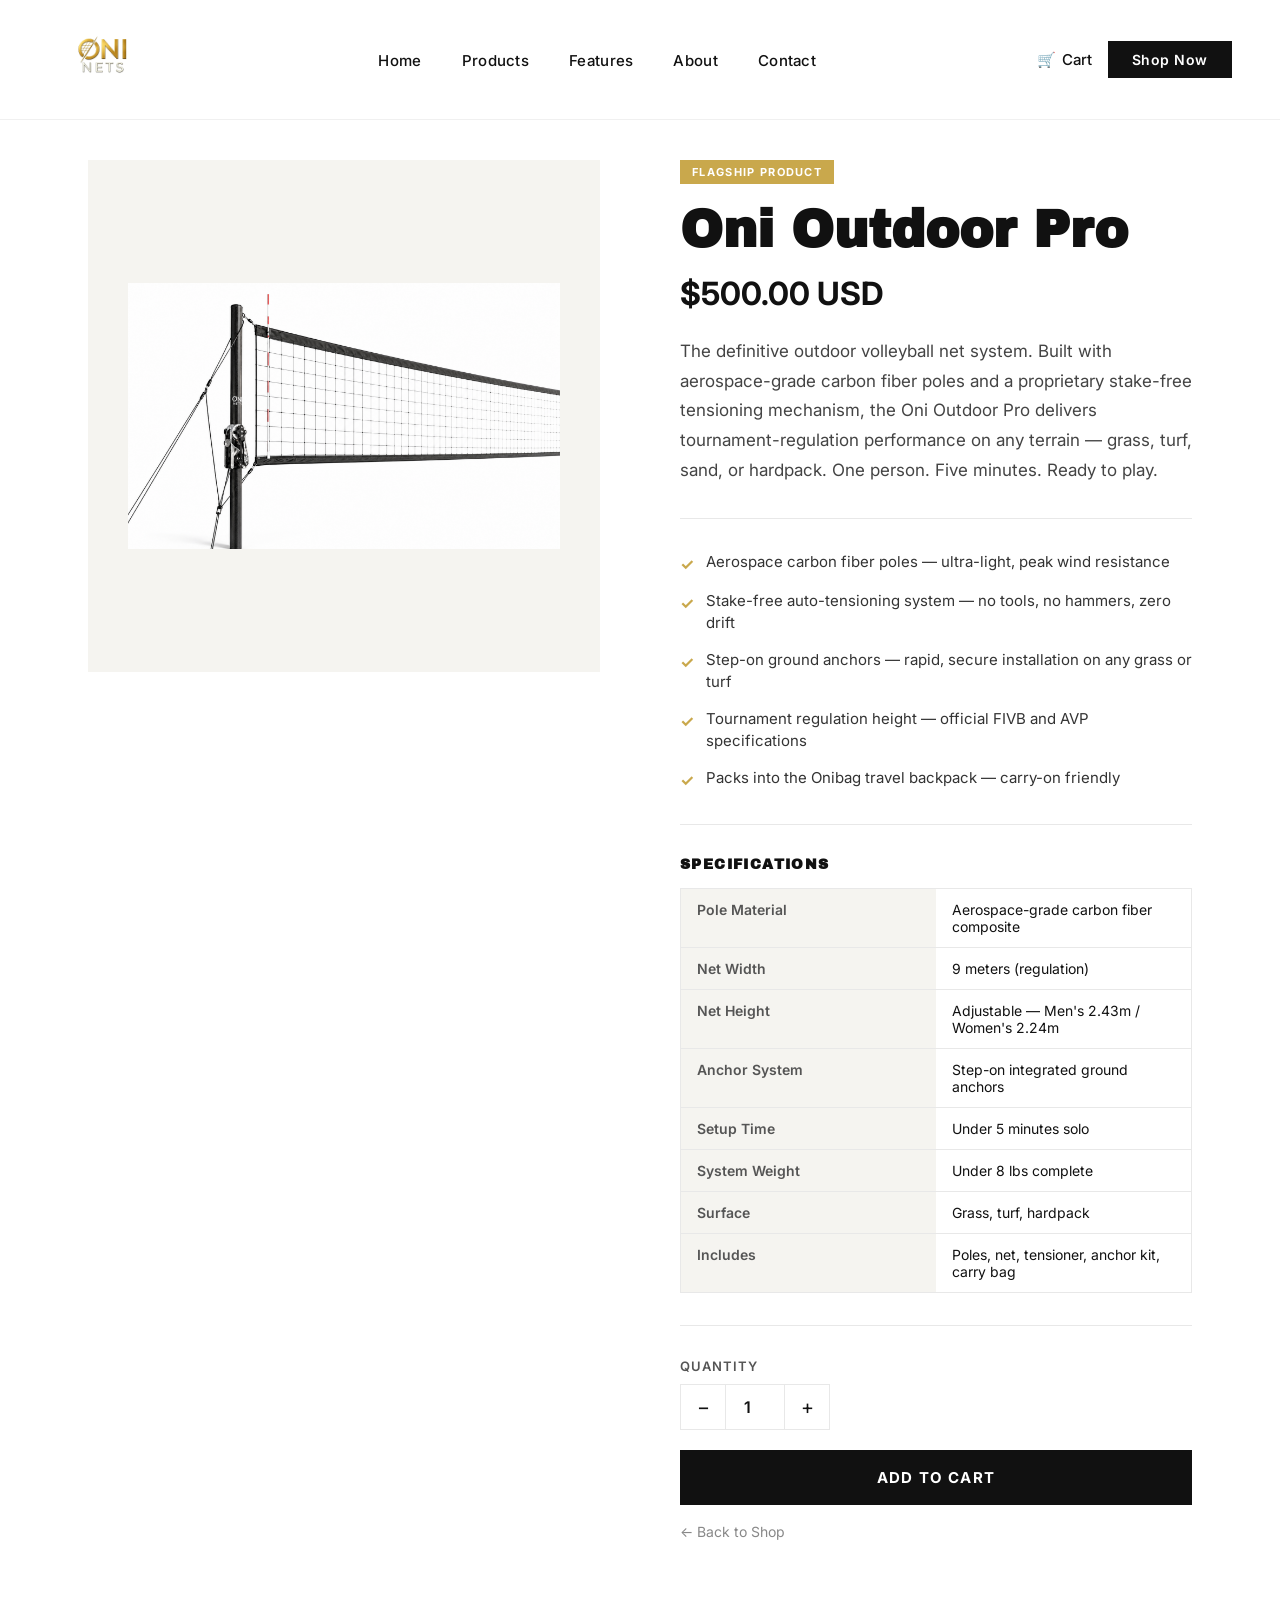
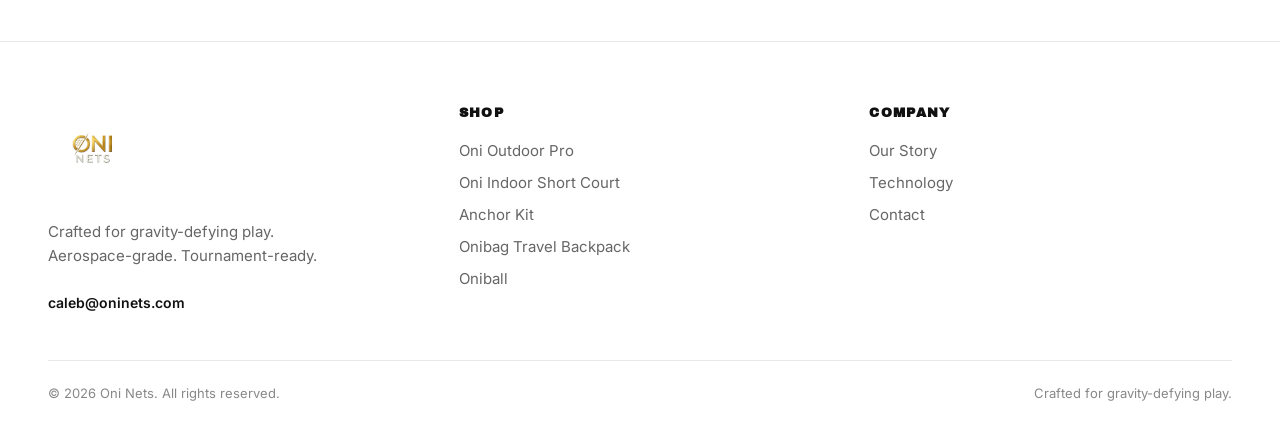
<file: products/outdoor-pro.html>
<!DOCTYPE html>
<html lang="en">
<head>
<!-- Google Tag Manager -->
<script>(function(w,d,s,l,i){w[l]=w[l]||[];w[l].push({'gtm.start':
new Date().getTime(),event:'gtm.js'});var f=d.getElementsByTagName(s)[0],
j=d.createElement(s),dl=l!='dataLayer'?'&l='+l:'';j.async=true;j.src=
'https://www.googletagmanager.com/gtm.js?id='+i+dl;f.parentNode.insertBefore(j,f);
})(window,document,'script','dataLayer','GTM-PHPZX2M5');</script>
<!-- End Google Tag Manager -->
<!-- Google tag (gtag.js) -->
<script async src="https://www.googletagmanager.com/gtag/js?id=G-G3CRYL9ZQN"></script>
<script>
  window.dataLayer = window.dataLayer || [];
  function gtag(){dataLayer.push(arguments);}
  gtag('js', new Date());

  gtag('config', 'G-G3CRYL9ZQN');
</script>
  <meta charset="UTF-8" />
  <meta name="robots" content="noindex, nofollow" />
  <meta name="viewport" content="width=device-width, initial-scale=1.0" />
  <title>Oni Outdoor Pro — Oni Nets</title>
  <link rel="stylesheet" href="../shared.css" />
  <style>
    body { padding-top: 100px; }

    .product-page {
      max-width: 1200px;
      margin: 0 auto;
      padding: 60px 48px 100px;
      display: grid;
      grid-template-columns: 1fr 1fr;
      gap: 80px;
      align-items: start;
    }

    .product-image-wrap {
      aspect-ratio: 1 / 1;
      background: var(--off-white);
      padding: 40px;
      display: flex;
      align-items: center;
      justify-content: center;
      position: sticky;
      top: 120px;
    }

    .product-image-wrap img {
      width: 100%;
      height: 100%;
      object-fit: contain;
    }

    .product-detail { }

    .product-label {
      display: inline-block;
      background: var(--gold);
      color: var(--white);
      font-size: 11px;
      font-weight: 700;
      letter-spacing: 0.12em;
      text-transform: uppercase;
      padding: 5px 12px;
      margin-bottom: 20px;
    }

    .product-title {
      font-family: 'Archivo Black', sans-serif;
      font-size: clamp(32px, 4vw, 52px);
      line-height: 1.05;
      margin-bottom: 16px;
    }

    .product-price {
      font-size: 32px;
      font-weight: 700;
      color: var(--black);
      margin-bottom: 24px;
    }

    .product-description {
      font-size: 17px;
      line-height: 1.75;
      color: #444;
      margin-bottom: 32px;
    }

    .divider {
      border: none;
      border-top: 1px solid var(--light-gray);
      margin: 32px 0;
    }

    .features-list {
      list-style: none;
      display: flex;
      flex-direction: column;
      gap: 14px;
      margin-bottom: 32px;
    }

    .features-list li {
      display: flex;
      align-items: flex-start;
      gap: 12px;
      font-size: 15px;
      line-height: 1.5;
      color: #333;
    }

    .features-list li .check {
      color: var(--gold);
      font-weight: 700;
      font-size: 16px;
      flex-shrink: 0;
      margin-top: 1px;
    }

    .specs-section h3 {
      font-family: 'Archivo Black', sans-serif;
      font-size: 14px;
      letter-spacing: 0.1em;
      text-transform: uppercase;
      margin-bottom: 16px;
    }

    .specs-grid {
      display: grid;
      grid-template-columns: 1fr 1fr;
      gap: 0;
      border: 1px solid var(--light-gray);
    }

    .spec-row {
      display: contents;
    }

    .spec-label, .spec-value {
      padding: 12px 16px;
      font-size: 14px;
      border-bottom: 1px solid var(--light-gray);
    }

    .spec-label {
      font-weight: 600;
      color: #555;
      background: var(--off-white);
    }

    .spec-value {
      color: var(--black);
    }

    .spec-row:last-child .spec-label,
    .spec-row:last-child .spec-value {
      border-bottom: none;
    }

    .qty-section {
      margin-bottom: 20px;
    }

    .qty-label {
      font-size: 13px;
      font-weight: 600;
      letter-spacing: 0.08em;
      text-transform: uppercase;
      margin-bottom: 10px;
      color: #555;
    }

    .qty-controls {
      display: flex;
      align-items: center;
      gap: 0;
      width: fit-content;
      border: 1px solid var(--light-gray);
    }

    .qty-btn {
      width: 44px;
      height: 44px;
      background: var(--white);
      border: none;
      font-size: 20px;
      font-weight: 400;
      cursor: pointer;
      display: flex;
      align-items: center;
      justify-content: center;
      color: var(--black);
      transition: background 0.2s;
      font-family: 'Inter', sans-serif;
    }

    .qty-btn:hover { background: var(--off-white); }

    .qty-input {
      width: 60px;
      height: 44px;
      border: none;
      border-left: 1px solid var(--light-gray);
      border-right: 1px solid var(--light-gray);
      text-align: center;
      font-family: 'Inter', sans-serif;
      font-size: 16px;
      font-weight: 600;
      color: var(--black);
      background: var(--white);
      outline: none;
    }

    .add-to-cart-btn {
      width: 100%;
      padding: 18px 40px;
      background: var(--black);
      color: var(--white);
      font-family: 'Inter', sans-serif;
      font-size: 15px;
      font-weight: 700;
      letter-spacing: 0.08em;
      text-transform: uppercase;
      border: none;
      cursor: pointer;
      transition: background 0.2s, color 0.2s;
      margin-bottom: 16px;
    }

    .add-to-cart-btn:hover { background: var(--gold); color: var(--black); }

    .back-link {
      display: inline-flex;
      align-items: center;
      gap: 6px;
      font-size: 14px;
      color: var(--gray);
      text-decoration: none;
      transition: color 0.2s;
    }

    .back-link:hover { color: var(--black); }

    .cart-confirm {
      display: none;
      align-items: center;
      gap: 8px;
      padding: 12px 16px;
      background: #f0f7f0;
      border: 1px solid #c3e0c3;
      color: #2d6a2d;
      font-size: 14px;
      font-weight: 600;
      margin-bottom: 16px;
      animation: fadeIn 0.2s ease;
    }

    @keyframes fadeIn {
      from { opacity: 0; transform: translateY(-4px); }
      to { opacity: 1; transform: translateY(0); }
    }

    @media (max-width: 768px) {
      .product-page {
        grid-template-columns: 1fr;
        gap: 40px;
        padding: 40px 20px 80px;
      }

      .product-image-wrap {
        position: static;
        aspect-ratio: 1 / 1;
      }

      .specs-grid {
        grid-template-columns: 1fr;
      }

      .spec-label {
        border-bottom: none;
        padding-bottom: 4px;
      }

      .spec-value {
        padding-top: 4px;
      }
    }
  </style>
</head>
<body>
<!-- Google Tag Manager (noscript) -->
<noscript><iframe src="https://www.googletagmanager.com/ns.html?id=GTM-PHPZX2M5"
height="0" width="0" style="display:none;visibility:hidden"></iframe></noscript>
<!-- End Google Tag Manager (noscript) -->

  <nav>
    <a class="nav-logo" href="../index.html">
      <img src="/images/main-logo.png" alt="Oni Nets" />
    </a>
    <ul class="nav-links">
      <li><a href="../index.html">Home</a></li>
      <li><a href="../index.html#products">Products</a></li>
      <li><a href="../index.html#features">Features</a></li>
      <li><a href="../index.html#about">About</a></li>
      <li><a href="../index.html#contact">Contact</a></li>
    </ul>
    <div class="nav-actions">
      <a href="../cart.html" class="cart-icon">
        🛒 <span>Cart</span>
        <span id="cart-badge">0</span>
      </a>
      <a href="../index.html#products" class="nav-cta">Shop Now</a>
    </div>
  </nav>

  <main class="product-page">
    <div class="product-image-wrap">
      <img src="../images/net-white.png" alt="Oni Outdoor Pro" />
    </div>

    <div class="product-detail">
      <span class="product-label">Flagship Product</span>
      <h1 class="product-title">Oni Outdoor Pro</h1>
      <div class="product-price">$500.00 USD</div>
      <p class="product-description">
        The definitive outdoor volleyball net system. Built with aerospace-grade carbon fiber poles and a proprietary stake-free tensioning mechanism, the Oni Outdoor Pro delivers tournament-regulation performance on any terrain — grass, turf, sand, or hardpack. One person. Five minutes. Ready to play.
      </p>

      <hr class="divider" />

      <ul class="features-list">
        <li><span class="check">✓</span> Aerospace carbon fiber poles — ultra-light, peak wind resistance</li>
        <li><span class="check">✓</span> Stake-free auto-tensioning system — no tools, no hammers, zero drift</li>
        <li><span class="check">✓</span> Step-on ground anchors — rapid, secure installation on any grass or turf</li>
        <li><span class="check">✓</span> Tournament regulation height — official FIVB and AVP specifications</li>
        <li><span class="check">✓</span> Packs into the Onibag travel backpack — carry-on friendly</li>
      </ul>

      <hr class="divider" />

      <div class="specs-section">
        <h3>Specifications</h3>
        <div class="specs-grid">
          <div class="spec-row">
            <div class="spec-label">Pole Material</div>
            <div class="spec-value">Aerospace-grade carbon fiber composite</div>
          </div>
          <div class="spec-row">
            <div class="spec-label">Net Width</div>
            <div class="spec-value">9 meters (regulation)</div>
          </div>
          <div class="spec-row">
            <div class="spec-label">Net Height</div>
            <div class="spec-value">Adjustable — Men's 2.43m / Women's 2.24m</div>
          </div>
          <div class="spec-row">
            <div class="spec-label">Anchor System</div>
            <div class="spec-value">Step-on integrated ground anchors</div>
          </div>
          <div class="spec-row">
            <div class="spec-label">Setup Time</div>
            <div class="spec-value">Under 5 minutes solo</div>
          </div>
          <div class="spec-row">
            <div class="spec-label">System Weight</div>
            <div class="spec-value">Under 8 lbs complete</div>
          </div>
          <div class="spec-row">
            <div class="spec-label">Surface</div>
            <div class="spec-value">Grass, turf, hardpack</div>
          </div>
          <div class="spec-row">
            <div class="spec-label">Includes</div>
            <div class="spec-value">Poles, net, tensioner, anchor kit, carry bag</div>
          </div>
        </div>
      </div>

      <hr class="divider" />

      <div class="qty-section">
        <div class="qty-label">Quantity</div>
        <div class="qty-controls">
          <button class="qty-btn" id="qty-minus" aria-label="Decrease quantity">−</button>
          <input class="qty-input" type="number" id="qty-input" value="1" min="1" max="99" />
          <button class="qty-btn" id="qty-plus" aria-label="Increase quantity">+</button>
        </div>
      </div>

      <div class="cart-confirm" id="cart-confirm">✓ Added to cart!</div>

      <button class="add-to-cart-btn" id="add-to-cart">Add to Cart</button>

      <a href="../index.html#products" class="back-link">← Back to Shop</a>
    </div>
  </main>

  <footer>
    <div class="footer-inner">
      <div>
        <div class="footer-logo"><img src="/images/main-logo.png" alt="Oni Nets" /></div>
        <p class="footer-tagline">Crafted for gravity-defying play.<br>Aerospace-grade. Tournament-ready.</p>
        <a href="mailto:caleb@oninets.com" class="footer-email">caleb@oninets.com</a>
      </div>
      <div class="footer-col">
        <h4>Shop</h4>
        <ul>
          <li><a href="outdoor-pro.html">Oni Outdoor Pro</a></li>
          <li><a href="indoor-short-court.html">Oni Indoor Short Court</a></li>
          <li><a href="anchor-kit.html">Anchor Kit</a></li>
          <li><a href="onibag.html">Onibag Travel Backpack</a></li>
          <li><a href="oniball.html">Oniball</a></li>
        </ul>
      </div>
      <div class="footer-col">
        <h4>Company</h4>
        <ul>
          <li><a href="../index.html#about">Our Story</a></li>
          <li><a href="../index.html#features">Technology</a></li>
          <li><a href="mailto:caleb@oninets.com">Contact</a></li>
        </ul>
      </div>
    </div>
    <div class="footer-bottom">
      <span>© 2026 Oni Nets. All rights reserved.</span>
      <span>Crafted for gravity-defying play.</span>
    </div>
  </footer>

  <script src="../js/cart.js"></script>
  <script>
    document.addEventListener('DOMContentLoaded', function () {
      Cart.updateBadge();

      const qtyInput = document.getElementById('qty-input');
      const qtyMinus = document.getElementById('qty-minus');
      const qtyPlus = document.getElementById('qty-plus');
      const addBtn = document.getElementById('add-to-cart');
      const confirm = document.getElementById('cart-confirm');

      qtyMinus.addEventListener('click', function () {
        const val = parseInt(qtyInput.value, 10);
        if (val > 1) qtyInput.value = val - 1;
      });

      qtyPlus.addEventListener('click', function () {
        const val = parseInt(qtyInput.value, 10);
        qtyInput.value = val + 1;
      });

      addBtn.addEventListener('click', function () {
        const qty = Math.max(1, parseInt(qtyInput.value, 10) || 1);
        Cart.add({
          id: 'outdoor-pro',
          name: 'Oni Outdoor Pro',
          price: 500,
          image: '../images/net-white.png',
          qty: qty
        });
        confirm.style.display = 'flex';
        setTimeout(function () {
          confirm.style.display = 'none';
        }, 2000);
      });
    });
  </script>
</body>
</html>
</file>
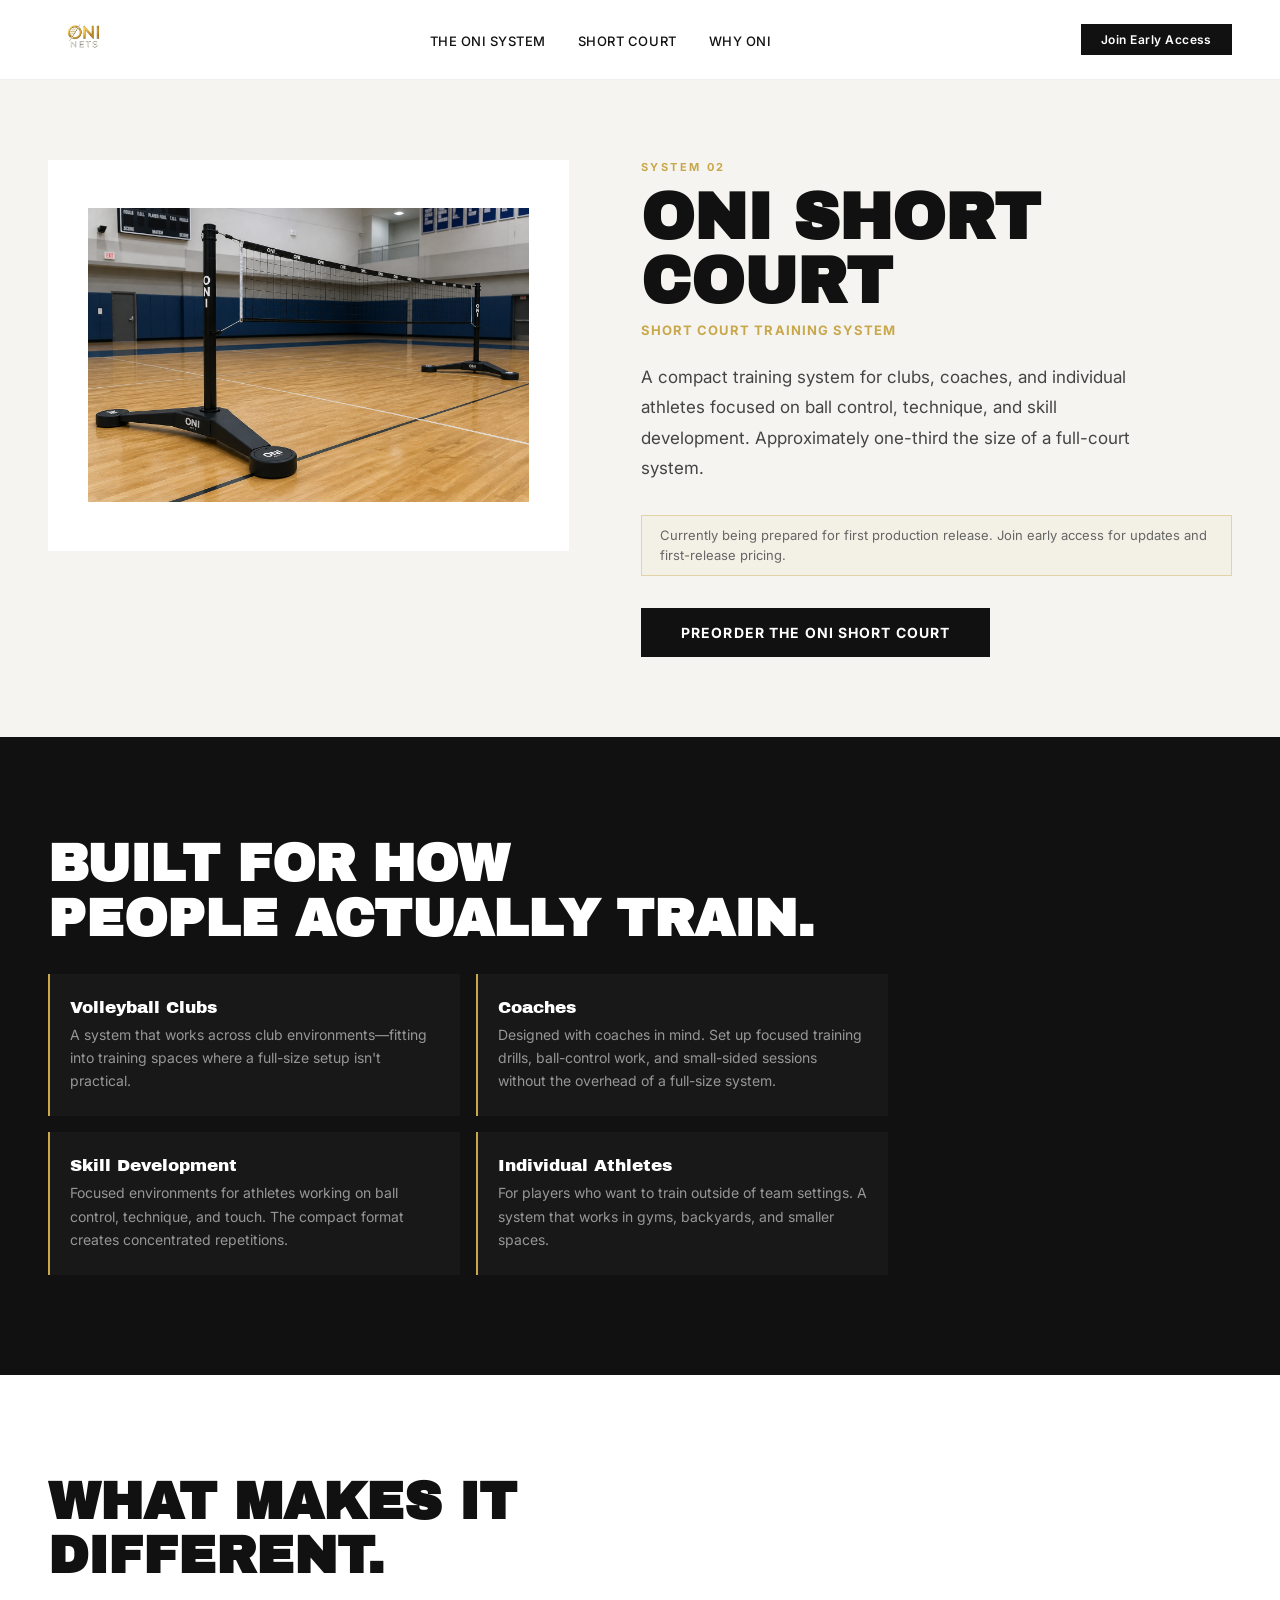
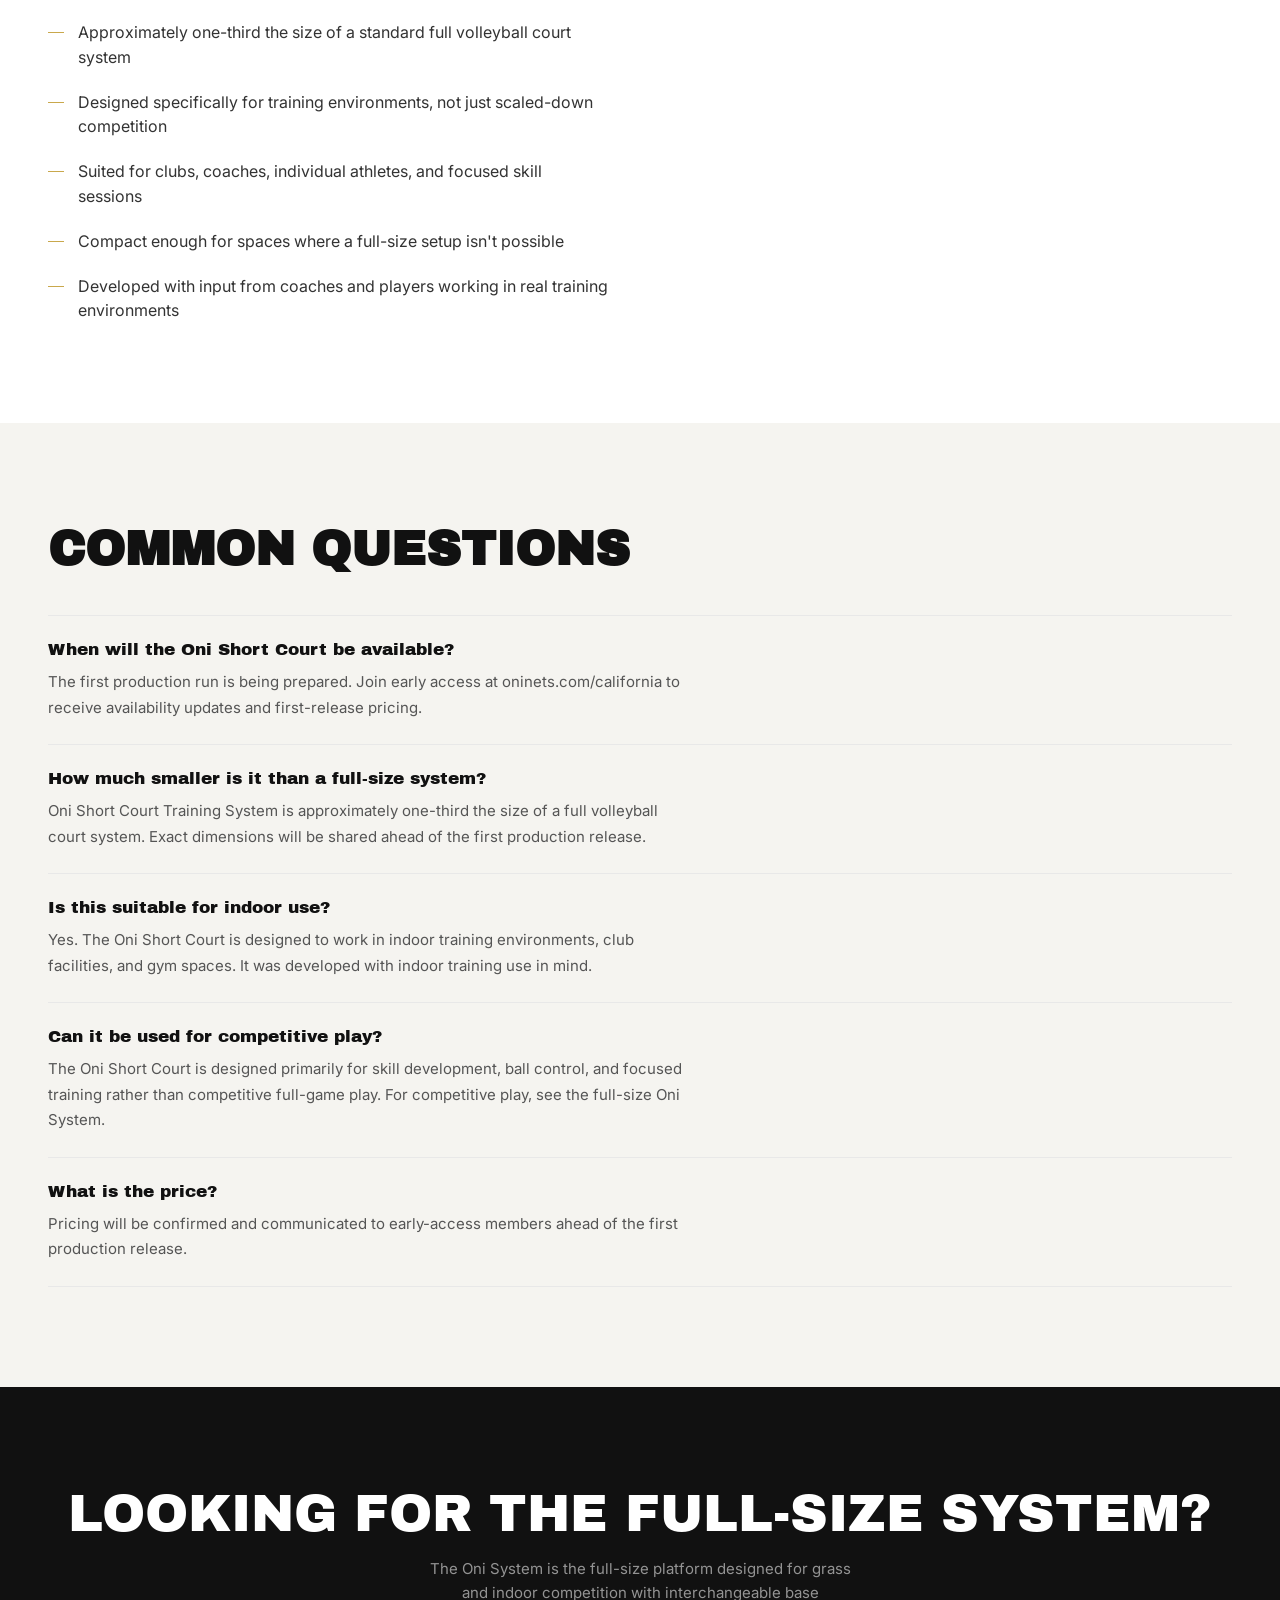
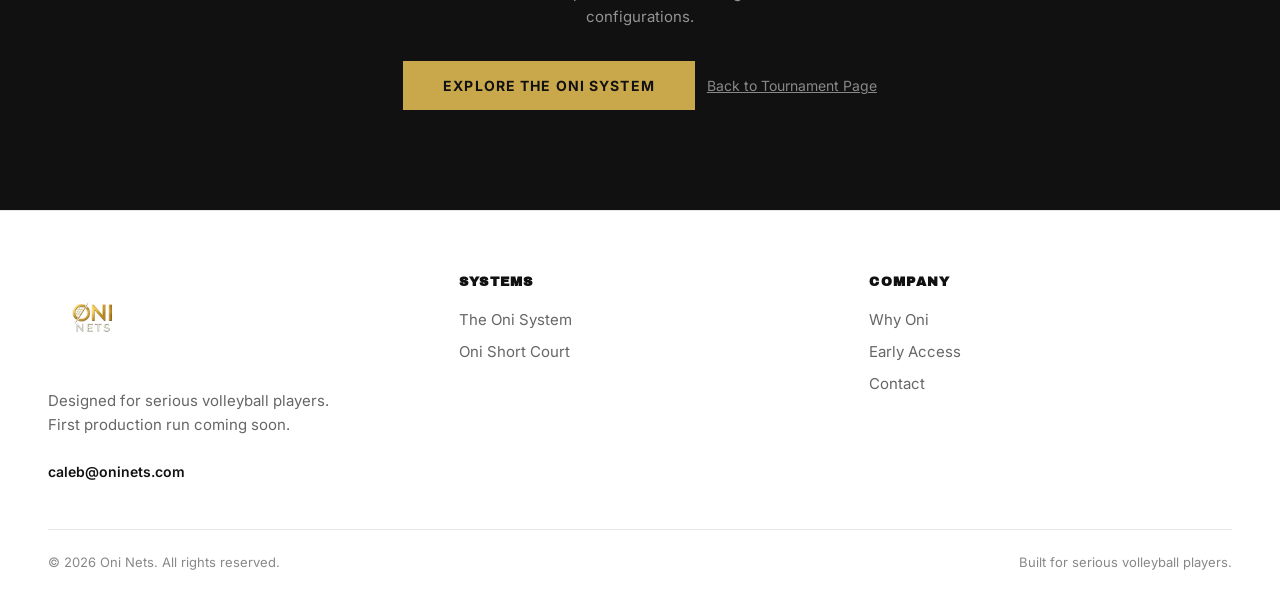
<file: products/training-system.html>
<!DOCTYPE html>
<html lang="en">
<head>
<!-- Google Tag Manager -->
<script>(function(w,d,s,l,i){w[l]=w[l]||[];w[l].push({'gtm.start':
new Date().getTime(),event:'gtm.js'});var f=d.getElementsByTagName(s)[0],
j=d.createElement(s),dl=l!='dataLayer'?'&l='+l:'';j.async=true;j.src=
'https://www.googletagmanager.com/gtm.js?id='+i+dl;f.parentNode.insertBefore(j,f);
})(window,document,'script','dataLayer','GTM-PHPZX2M5');</script>
<!-- End Google Tag Manager -->
<!-- Google Analytics -->
<script async src="https://www.googletagmanager.com/gtag/js?id=G-G3CRYL9ZQN"></script>
<script>
  window.dataLayer = window.dataLayer || [];
  function gtag(){dataLayer.push(arguments);}
  gtag('js', new Date());
  gtag('config', 'G-G3CRYL9ZQN');
</script>

  <meta charset="UTF-8" />
  <meta name="viewport" content="width=device-width, initial-scale=1.0" />
  <title>Oni Short Court Training System — Oni Nets</title>
  <meta name="description" content="Oni Short Court Training System is a focused training system for clubs, coaches, and athletes working on ball control, technique, and skill development in a compact training environment." />
  <link rel="canonical" href="https://oninets.com/products/training-system" />

  <meta property="og:title" content="Oni Short Court Training System — Oni Nets" />
  <meta property="og:description" content="A compact volleyball system built for clubs, coaches, and skill-development training. Approximately one-third the size of a full court system." />
  <meta property="og:url" content="https://oninets.com/products/training-system" />
  <meta property="og:type" content="product" />

  <link rel="stylesheet" href="../shared.css" />
  <style>
    body { padding-top: 80px; }

    nav { height: 80px; padding: 0 48px; }
    .nav-logo img { height: 72px; }
    .nav-links { gap: 32px; }
    .nav-links a { font-size: 13px; letter-spacing: 0.04em; text-transform: uppercase; }
    .nav-cta { padding: 8px 20px; font-size: 12px; }

    @media (max-width: 768px) {
      nav { height: 72px; padding: 0 20px; }
      .nav-logo img { height: 60px; }
      body { padding-top: 72px; }
    }

    /* ── PRODUCT HERO ── */
    .product-hero {
      background: var(--off-white);
      padding: 80px 24px;
      display: flex;
      flex-direction: column;
      gap: 48px;
    }
    .product-hero-img {
      width: 100%;
      aspect-ratio: 4 / 3;
      object-fit: contain;
      background: var(--white);
      padding: 40px;
    }
    .product-eyebrow {
      font-size: 11px;
      font-weight: 700;
      letter-spacing: 0.22em;
      text-transform: uppercase;
      color: var(--gold);
      margin-bottom: 12px;
    }
    .product-name {
      font-family: 'Archivo Black', sans-serif;
      font-size: clamp(32px, 7vw, 64px);
      color: var(--black);
      line-height: 1.0;
      margin-bottom: 8px;
    }
    .product-descriptor {
      font-size: 13px;
      font-weight: 700;
      letter-spacing: 0.08em;
      text-transform: uppercase;
      color: var(--gold);
      margin-bottom: 24px;
    }
    .product-intro {
      font-size: 17px;
      color: #444;
      line-height: 1.78;
      margin-bottom: 32px;
      max-width: 520px;
    }
    .status-note {
      display: inline-block;
      padding: 10px 18px;
      border: 1px solid rgba(201,168,76,0.4);
      background: rgba(201,168,76,0.06);
      font-size: 13px;
      color: #666;
      margin-bottom: 32px;
      line-height: 1.5;
    }

    /* ── USE CASES ── */
    .uses-section {
      background: var(--black);
      padding: 72px 24px;
    }
    .uses-headline {
      font-family: 'Archivo Black', sans-serif;
      font-size: clamp(28px, 6vw, 52px);
      color: var(--white);
      line-height: 1.05;
      margin-bottom: 28px;
    }
    .uses-grid {
      display: flex;
      flex-direction: column;
      gap: 16px;
      max-width: 840px;
    }
    .use-card {
      background: #181818;
      padding: 24px 20px;
      border-left: 2px solid var(--gold);
    }
    .use-card-name {
      font-family: 'Archivo Black', sans-serif;
      font-size: 17px;
      color: var(--white);
      margin-bottom: 6px;
    }
    .use-card-desc {
      font-size: 14px;
      color: rgba(255,255,255,0.55);
      line-height: 1.65;
    }

    /* ── FEATURES ── */
    .features-band {
      background: var(--white);
      padding: 72px 24px;
    }
    .features-headline {
      font-family: 'Archivo Black', sans-serif;
      font-size: clamp(28px, 6vw, 52px);
      line-height: 1.05;
      margin-bottom: 36px;
    }
    .feature-list {
      list-style: none;
      display: flex;
      flex-direction: column;
      gap: 20px;
      max-width: 560px;
    }
    .feature-list li {
      font-size: 16px;
      color: #333;
      display: flex;
      gap: 14px;
      align-items: flex-start;
      line-height: 1.55;
    }
    .feature-list li::before {
      content: '';
      width: 16px;
      height: 1px;
      background: var(--gold);
      flex-shrink: 0;
      margin-top: 12px;
    }

    /* ── FAQ ── */
    .faq-section {
      background: var(--off-white);
      padding: 72px 24px;
    }
    .faq-section-title {
      font-family: 'Archivo Black', sans-serif;
      font-size: clamp(28px, 5vw, 48px);
      margin-bottom: 40px;
    }
    .faq-item {
      border-top: 1px solid var(--light-gray);
      padding: 24px 0;
      background: transparent;
    }
    .faq-item:last-child { border-bottom: 1px solid var(--light-gray); }
    .faq-q {
      font-family: 'Archivo Black', sans-serif;
      font-size: 17px;
      margin-bottom: 10px;
    }
    .faq-a {
      font-size: 15px;
      color: #555;
      line-height: 1.7;
      max-width: 640px;
    }

    /* ── BACK / CTA ── */
    .back-section {
      background: var(--black);
      padding: 80px 24px;
      text-align: center;
    }
    .back-section .section-title {
      font-family: 'Archivo Black', sans-serif;
      font-size: clamp(28px, 6vw, 52px);
      color: var(--white);
      line-height: 1.05;
      margin-bottom: 16px;
    }
    .back-section p {
      font-size: 15px;
      color: rgba(255,255,255,0.55);
      margin-bottom: 32px;
      max-width: 440px;
      margin-left: auto;
      margin-right: auto;
      line-height: 1.6;
    }
    .back-links {
      display: flex;
      flex-direction: column;
      gap: 12px;
      align-items: center;
    }

    @media (min-width: 768px) {
      .product-hero {
        flex-direction: row;
        align-items: flex-start;
        gap: 72px;
        padding: 80px 48px;
      }
      .product-hero-img { width: 44%; flex-shrink: 0; }
      .uses-section { padding: 100px 48px; }
      .uses-grid { display: grid; grid-template-columns: 1fr 1fr; }
      .features-band { padding: 100px 48px; }
      .faq-section { padding: 100px 48px; }
      .back-section { padding: 100px 48px; }
      .back-links { flex-direction: row; justify-content: center; }
    }
  </style>
</head>
<body>

<!-- Google Tag Manager (noscript) -->
<noscript><iframe src="https://www.googletagmanager.com/ns.html?id=GTM-PHPZX2M5"
height="0" width="0" style="display:none;visibility:hidden"></iframe></noscript>

<!-- NAV -->
<nav>
  <a class="nav-logo" href="/">
    <img src="../images/main-logo.png" alt="Oni Nets" />
  </a>
  <ul class="nav-links">
    <li><a href="oni-system">The Oni System</a></li>
    <li><a href="training-system">Short Court</a></li>
    <li><a href="/#why-oni">Why Oni</a></li>
  </ul>
  <div class="nav-actions">
    <a href="/california#early-access" class="nav-cta">Join Early Access</a>
  </div>
</nav>

<!-- PRODUCT HERO -->
<section class="product-hero">
  <img
    src="../images/indoor.png"
    alt="Oni Short Court Training System"
    class="product-hero-img"
  />
  <div class="product-hero-info">
    <p class="product-eyebrow">System 02</p>
    <h1 class="product-name">ONI SHORT COURT</h1>
    <p class="product-descriptor">Short Court Training System</p>
    <p class="product-intro">A compact training system for clubs, coaches, and individual athletes focused on ball control, technique, and skill development. Approximately one-third the size of a full-court system.</p>
    <div class="status-note">Currently being prepared for first production release. Join early access for updates and first-release pricing.</div>
    <a href="/california#early-access" class="btn-primary">Preorder the Oni Short Court</a>
  </div>
</section>

<!-- USE CASES -->
<section class="uses-section">
  <h2 class="uses-headline">BUILT FOR HOW<br>PEOPLE ACTUALLY TRAIN.</h2>
  <div class="uses-grid">
    <div class="use-card">
      <div class="use-card-name">Volleyball Clubs</div>
      <p class="use-card-desc">A system that works across club environments—fitting into training spaces where a full-size setup isn't practical.</p>
    </div>
    <div class="use-card">
      <div class="use-card-name">Coaches</div>
      <p class="use-card-desc">Designed with coaches in mind. Set up focused training drills, ball-control work, and small-sided sessions without the overhead of a full-size system.</p>
    </div>
    <div class="use-card">
      <div class="use-card-name">Skill Development</div>
      <p class="use-card-desc">Focused environments for athletes working on ball control, technique, and touch. The compact format creates concentrated repetitions.</p>
    </div>
    <div class="use-card">
      <div class="use-card-name">Individual Athletes</div>
      <p class="use-card-desc">For players who want to train outside of team settings. A system that works in gyms, backyards, and smaller spaces.</p>
    </div>
  </div>
</section>

<!-- FEATURES -->
<section class="features-band">
  <h2 class="features-headline">WHAT MAKES IT<br>DIFFERENT.</h2>
  <ul class="feature-list">
    <li>Approximately one-third the size of a standard full volleyball court system</li>
    <li>Designed specifically for training environments, not just scaled-down competition</li>
    <li>Suited for clubs, coaches, individual athletes, and focused skill sessions</li>
    <li>Compact enough for spaces where a full-size setup isn't possible</li>
    <li>Developed with input from coaches and players working in real training environments</li>
  </ul>
</section>

<!-- FAQ -->
<section class="faq-section">
  <h2 class="faq-section-title">COMMON QUESTIONS</h2>

  <div class="faq-item">
    <div class="faq-q">When will the Oni Short Court be available?</div>
    <p class="faq-a">The first production run is being prepared. Join early access at oninets.com/california to receive availability updates and first-release pricing.</p>
  </div>

  <div class="faq-item">
    <div class="faq-q">How much smaller is it than a full-size system?</div>
    <p class="faq-a">Oni Short Court Training System is approximately one-third the size of a full volleyball court system. Exact dimensions will be shared ahead of the first production release.</p>
  </div>

  <div class="faq-item">
    <div class="faq-q">Is this suitable for indoor use?</div>
    <p class="faq-a">Yes. The Oni Short Court is designed to work in indoor training environments, club facilities, and gym spaces. It was developed with indoor training use in mind.</p>
  </div>

  <div class="faq-item">
    <div class="faq-q">Can it be used for competitive play?</div>
    <p class="faq-a">The Oni Short Court is designed primarily for skill development, ball control, and focused training rather than competitive full-game play. For competitive play, see the full-size Oni System.</p>
  </div>

  <div class="faq-item">
    <div class="faq-q">What is the price?</div>
    <p class="faq-a">Pricing will be confirmed and communicated to early-access members ahead of the first production release.</p>
  </div>
</section>

<!-- BACK / CTA -->
<section class="back-section">
  <div class="section-title">LOOKING FOR THE FULL-SIZE SYSTEM?</div>
  <p>The Oni System is the full-size platform designed for grass and indoor competition with interchangeable base configurations.</p>
  <div class="back-links">
    <a href="oni-system" class="btn-gold">Explore the Oni System</a>
    <a href="/california" style="font-size:14px;color:rgba(255,255,255,0.5);text-decoration:underline;">Back to Tournament Page</a>
  </div>
</section>

<!-- FOOTER -->
<footer>
  <div class="footer-inner">
    <div>
      <div class="footer-logo">
        <img src="../images/main-logo.png" alt="Oni Nets" />
      </div>
      <p class="footer-tagline">Designed for serious volleyball players.<br>First production run coming soon.</p>
      <a href="mailto:caleb@oninets.com" class="footer-email">caleb@oninets.com</a>
    </div>
    <div class="footer-col">
      <h4>Systems</h4>
      <ul>
        <li><a href="oni-system">The Oni System</a></li>
        <li><a href="training-system">Oni Short Court</a></li>
      </ul>
    </div>
    <div class="footer-col">
      <h4>Company</h4>
      <ul>
        <li><a href="/#why-oni">Why Oni</a></li>
        <li><a href="/california#early-access">Early Access</a></li>
        <li><a href="mailto:caleb@oninets.com">Contact</a></li>
      </ul>
    </div>
  </div>
  <div class="footer-bottom">
    <span>© 2026 Oni Nets. All rights reserved.</span>
    <span>Built for serious volleyball players.</span>
  </div>
</footer>

</body>
</html>
</file>
<file: shared.css>
/* ── ONI NETS — SHARED STYLES ── */

@import url('https://fonts.googleapis.com/css2?family=Archivo+Black&family=Inter:wght@400;500;600;700&display=swap');

*, *::before, *::after {
  box-sizing: border-box;
  margin: 0;
  padding: 0;
}

:root {
  --black: #111111;
  --white: #fff;
  --off-white: #f5f4f0;
  --gold: #c9a84c;
  --gold-light: #e2c070;
  --gray: #888;
  --light-gray: #e8e8e8;
}

html { scroll-behavior: smooth; }

body {
  font-family: 'Inter', sans-serif;
  background: var(--white);
  color: var(--black);
  overflow-x: hidden;
}

/* ── TYPOGRAPHY ── */
.display {
  font-family: 'Archivo Black', sans-serif;
  line-height: 1.05;
}

/* ── NAV ── */
nav {
  position: fixed;
  top: 0; left: 0; right: 0;
  z-index: 100;
  display: flex;
  align-items: center;
  justify-content: space-between;
  padding: 0 48px;
  height: 120px;
  background: rgba(255, 255, 255, 0.97);
  backdrop-filter: blur(12px);
  border-bottom: 1px solid rgba(0, 0, 0, 0.06);
}

.nav-logo img {
  height: 110px;
  width: auto;
}

.nav-links {
  display: flex;
  gap: 40px;
  list-style: none;
}

.nav-links a {
  font-family: 'Inter', sans-serif;
  font-size: 15px;
  font-weight: 500;
  text-decoration: none;
  color: var(--black);
  letter-spacing: 0.02em;
  transition: color 0.2s;
}

.nav-links a:hover { color: var(--gold); }

.nav-actions {
  display: flex;
  align-items: center;
  gap: 16px;
}

.cart-icon {
  position: relative;
  cursor: pointer;
  text-decoration: none;
  color: var(--black);
  display: flex;
  align-items: center;
  gap: 6px;
  font-size: 15px;
  font-weight: 500;
  font-family: 'Inter', sans-serif;
  transition: color 0.2s;
}

.cart-icon:hover { color: var(--gold); }

#cart-badge {
  position: absolute;
  top: -8px;
  right: -10px;
  background: var(--gold);
  color: var(--white);
  border-radius: 50%;
  width: 18px;
  height: 18px;
  font-size: 11px;
  font-weight: 700;
  display: none;
  align-items: center;
  justify-content: center;
  font-family: 'Inter', sans-serif;
}

.nav-cta {
  display: inline-flex;
  align-items: center;
  justify-content: center;
  padding: 10px 24px;
  background: var(--black);
  color: var(--white);
  font-family: 'Inter', sans-serif;
  font-size: 14px;
  font-weight: 600;
  text-decoration: none;
  letter-spacing: 0.04em;
  transition: background 0.2s, color 0.2s;
}

.nav-cta:hover { background: var(--gold); color: var(--black); }

/* ── BUTTONS ── */
.btn-primary {
  display: inline-flex;
  align-items: center;
  justify-content: center;
  padding: 16px 40px;
  background: var(--black);
  color: var(--white);
  font-family: 'Inter', sans-serif;
  font-size: 14px;
  font-weight: 700;
  text-decoration: none;
  letter-spacing: 0.08em;
  text-transform: uppercase;
  transition: background 0.2s, color 0.2s;
  border: none;
  cursor: pointer;
}

.btn-primary:hover { background: var(--gold); color: var(--black); }

.btn-gold {
  display: inline-flex;
  align-items: center;
  justify-content: center;
  padding: 16px 40px;
  background: var(--gold);
  color: var(--black);
  font-family: 'Inter', sans-serif;
  font-size: 14px;
  font-weight: 700;
  text-decoration: none;
  letter-spacing: 0.08em;
  text-transform: uppercase;
  border: none;
  cursor: pointer;
  transition: background 0.2s, color 0.2s;
}

.btn-gold:hover { background: var(--gold-light); }

/* ── PAGE WRAP ── */
.page-wrap {
  max-width: 1200px;
  margin: 0 auto;
  padding: 0 48px;
}

/* ── FOOTER ── */
footer {
  background: var(--white);
  padding: 64px 48px 40px;
  border-top: 1px solid var(--light-gray);
}

.footer-inner {
  max-width: 1200px;
  margin: 0 auto;
  display: grid;
  grid-template-columns: 1fr 1fr 1fr;
  gap: 48px;
}

.footer-logo img {
  height: 90px;
  width: auto;
  margin-bottom: 20px;
}

.footer-tagline {
  font-size: 15px;
  color: #666;
  line-height: 1.6;
  margin-bottom: 24px;
}

.footer-email {
  font-size: 14px;
  font-weight: 600;
  color: var(--black);
  text-decoration: none;
  transition: color 0.2s;
}

.footer-email:hover { color: var(--gold); }

.footer-col h4 {
  font-family: 'Archivo Black', sans-serif;
  font-size: 13px;
  letter-spacing: 0.1em;
  text-transform: uppercase;
  margin-bottom: 20px;
}

.footer-col ul {
  list-style: none;
  display: flex;
  flex-direction: column;
  gap: 12px;
}

.footer-col ul a {
  font-size: 15px;
  color: #666;
  text-decoration: none;
  transition: color 0.2s;
}

.footer-col ul a:hover { color: var(--black); }

.footer-bottom {
  max-width: 1200px;
  margin: 48px auto 0;
  padding-top: 24px;
  border-top: 1px solid var(--light-gray);
  font-size: 13px;
  color: var(--gray);
  display: flex;
  justify-content: space-between;
  align-items: center;
}

/* ── MOBILE ── */
@media (max-width: 768px) {
  nav {
    padding: 0 20px;
  }

  .nav-links {
    display: none;
  }

  .page-wrap {
    padding: 0 20px;
  }

  .footer-inner {
    grid-template-columns: 1fr;
    gap: 32px;
  }

  footer {
    padding: 48px 20px 32px;
  }

  .footer-bottom {
    flex-direction: column;
    gap: 8px;
    text-align: center;
  }
}
</file>
